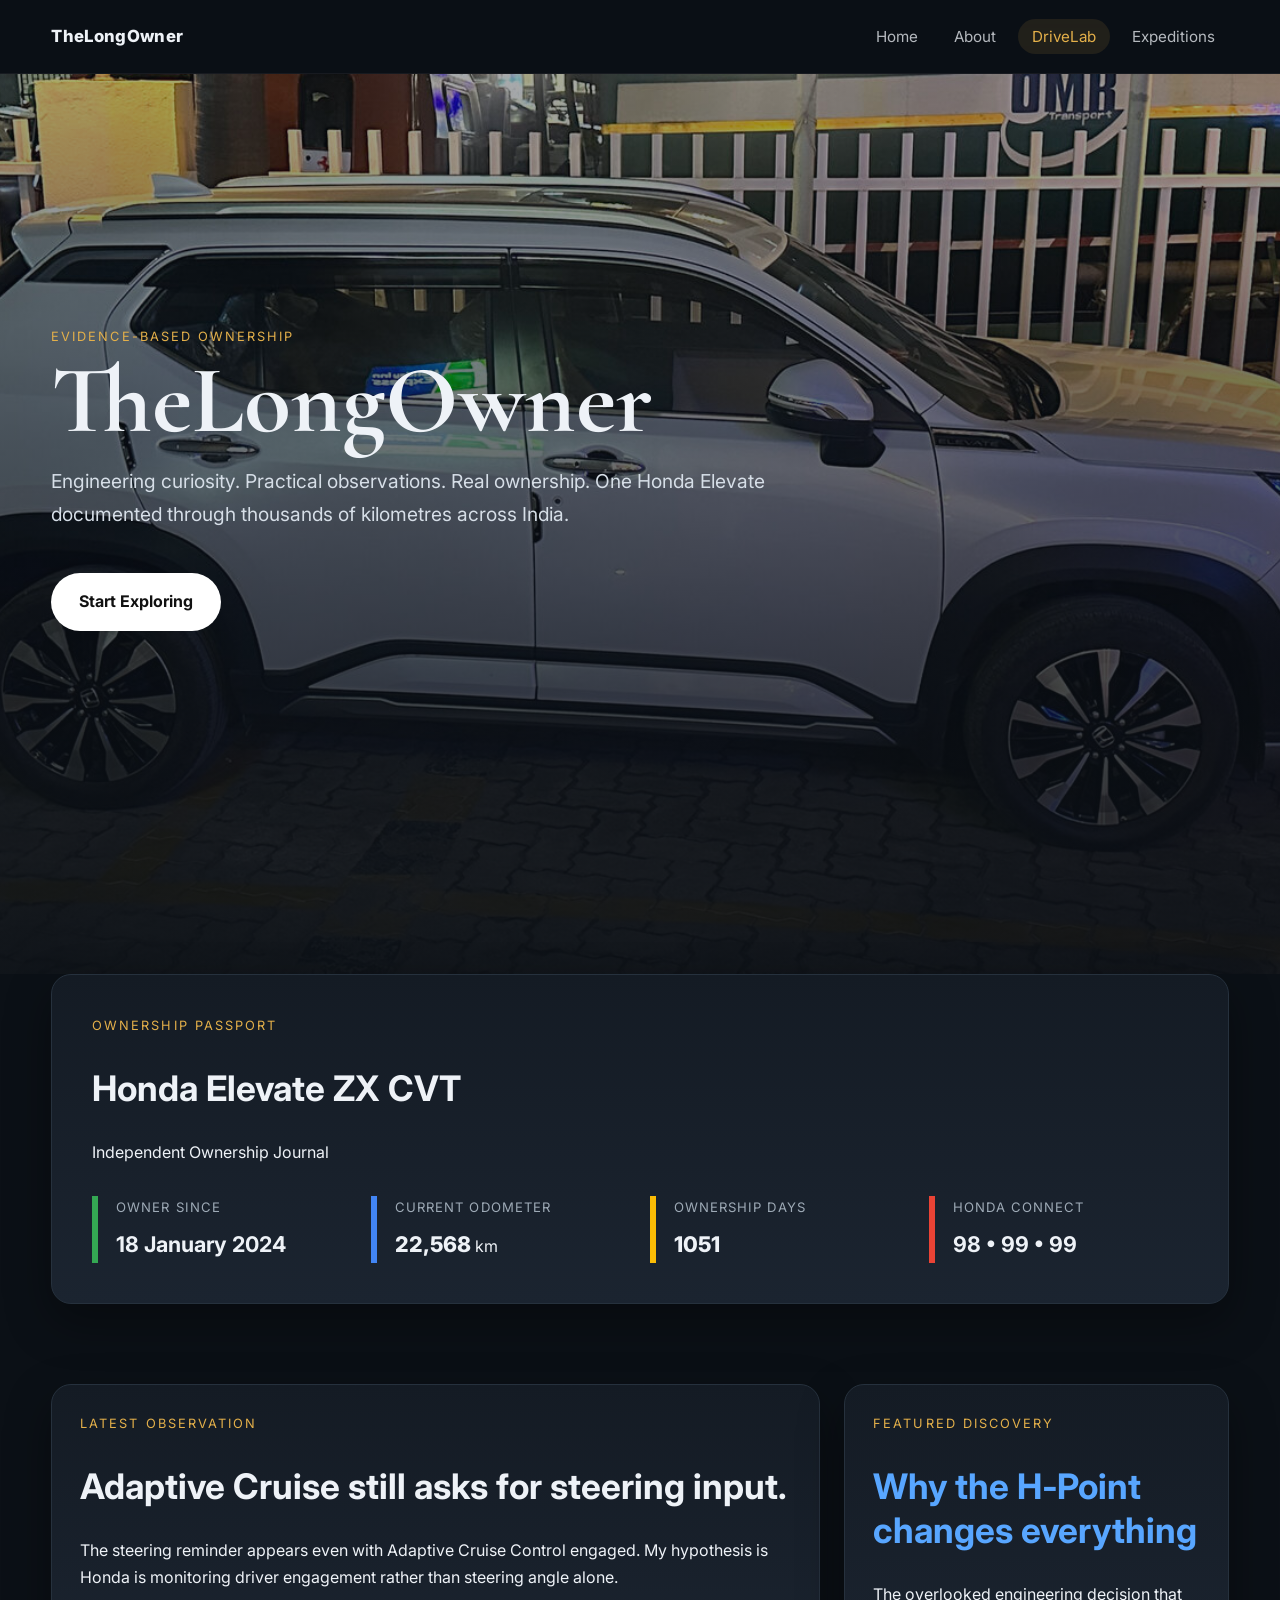
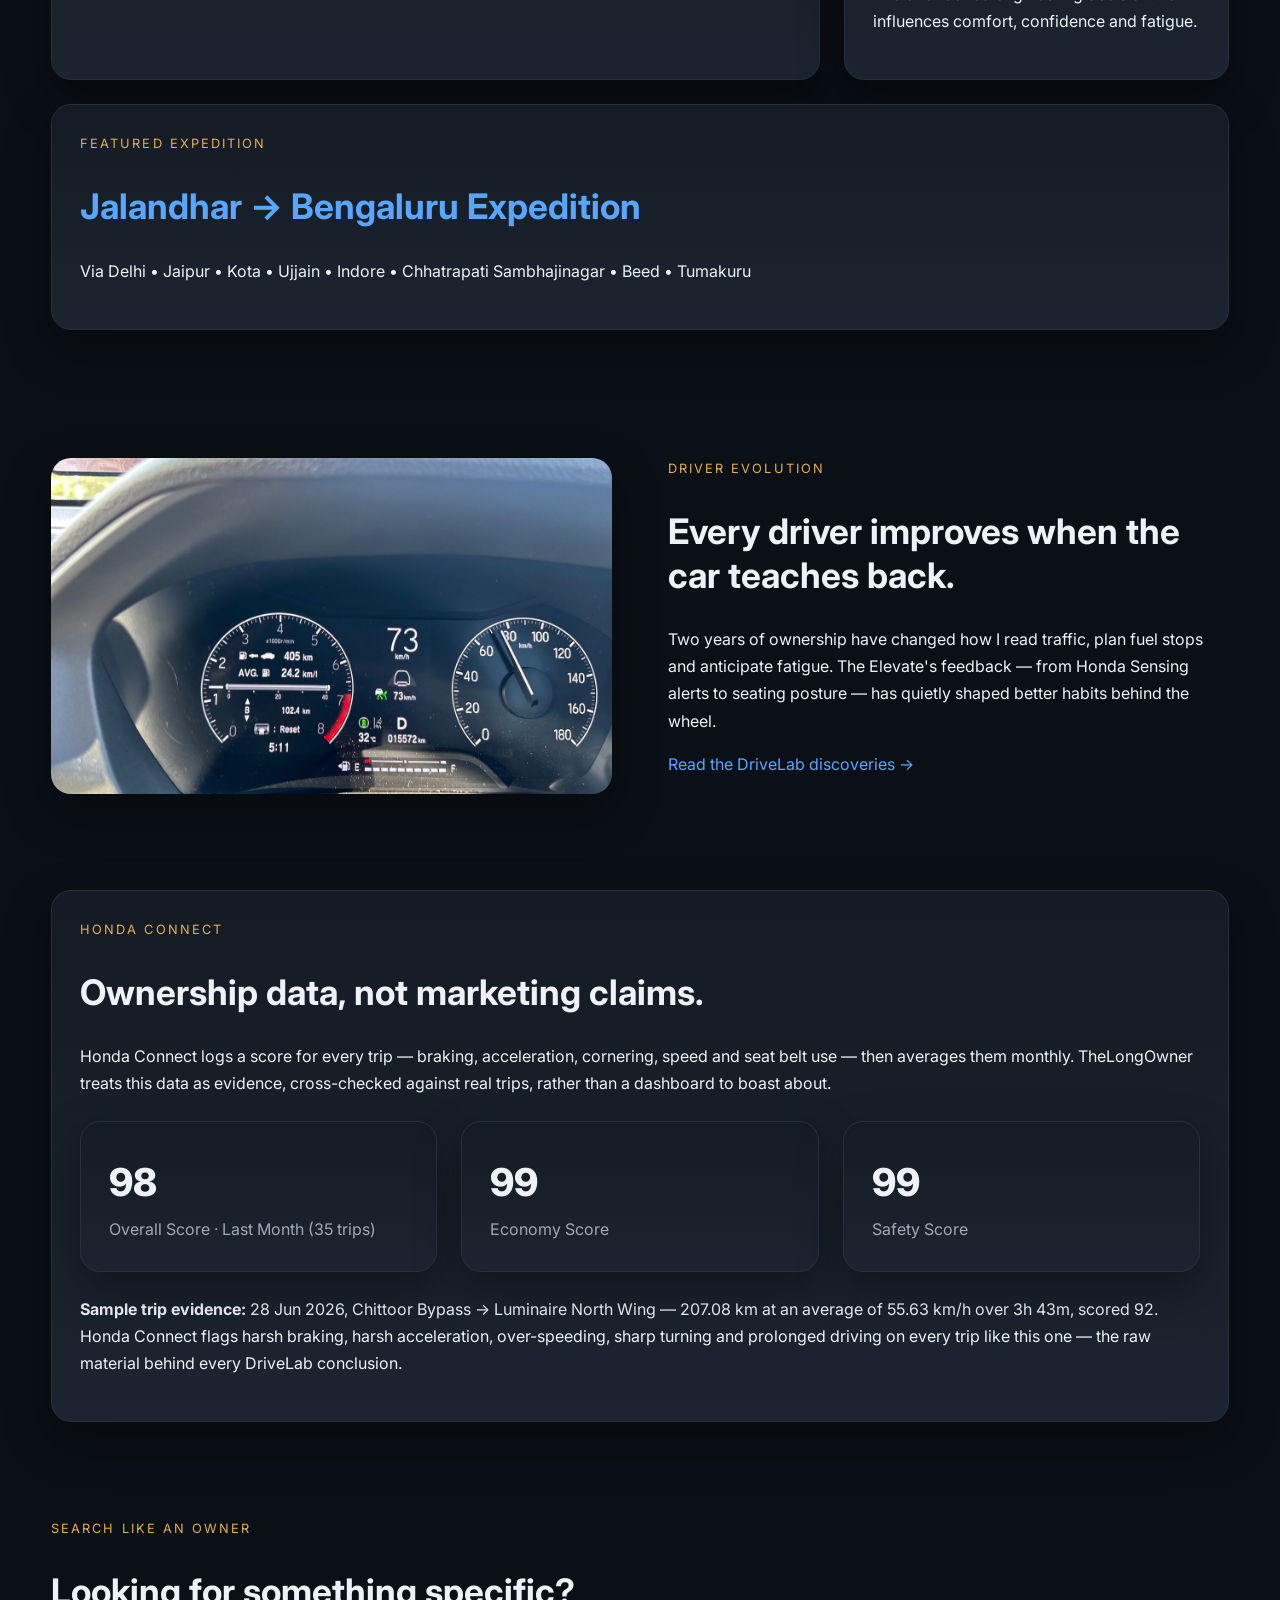
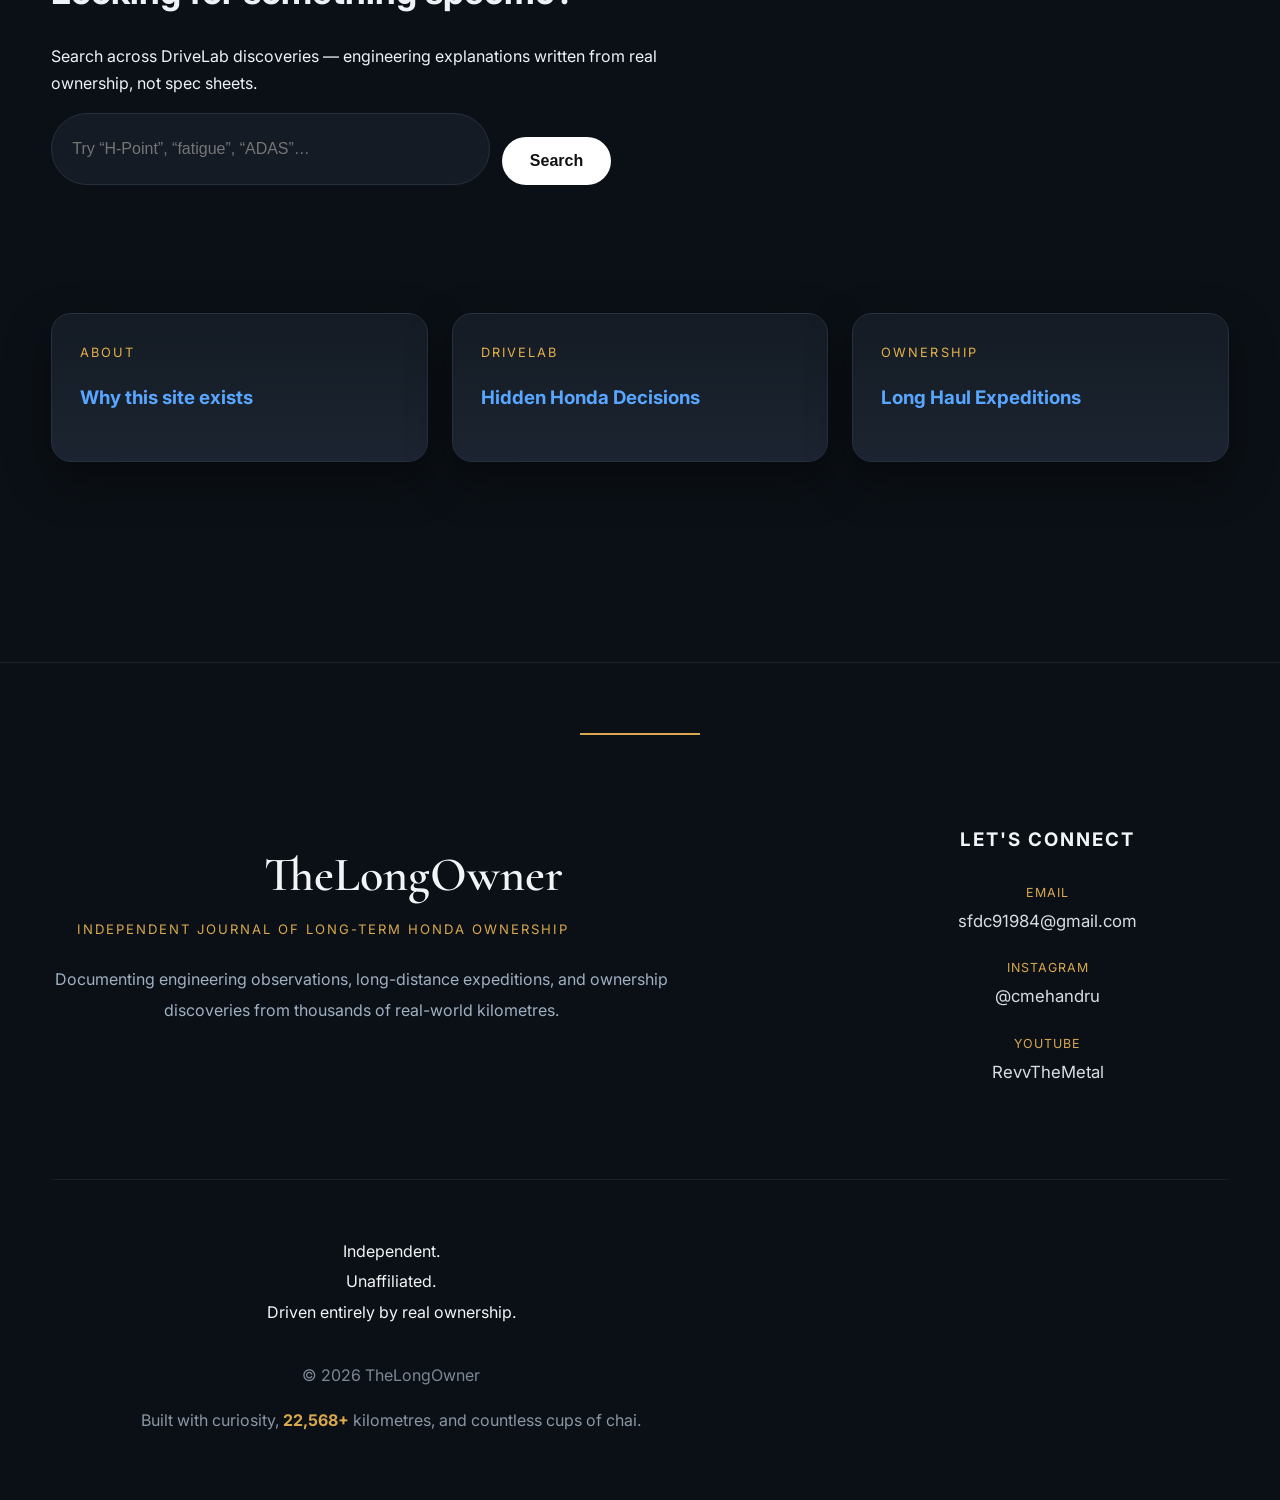
<file: index.html>
<!DOCTYPE html>
<html lang="en">
<head>
<meta charset="utf-8">
<meta name="viewport" content="width=device-width,initial-scale=1">
<title>TheLongOwner — Independent Honda Elevate Ownership Journal</title>
<meta name="description" content="TheLongOwner is an independent ownership journal documenting one Honda Elevate over years of real driving — engineering curiosity, practical observations, real ownership.">
<meta property="og:title" content="TheLongOwner — Independent Honda Elevate Ownership Journal">
<meta property="og:description" content="Engineering curiosity. Real ownership. Practical observations. One Honda Elevate documented through thousands of kilometres.">
<meta property="og:type" content="website">
<meta property="og:image" content="assets/images/about/delivery-side-profile.jpg">
<meta name="twitter:card" content="summary_large_image">
<link rel="icon" href="data:,">
<link rel="preconnect" href="https://fonts.googleapis.com">
<link href="https://fonts.googleapis.com/css2?family=Inter:wght@300;400;600;700;800&family=Cormorant+Garamond:wght@600&display=swap" rel="stylesheet">
<link rel="stylesheet" href="style.css">

  <!-- Google tag (gtag.js) -->
<script async src="https://www.googletagmanager.com/gtag/js?id=G-5CTWPSYTD6"></script>
<script>
  window.dataLayer = window.dataLayer || [];
  function gtag(){dataLayer.push(arguments);}
  gtag('js', new Date());

  gtag('config', 'G-5CTWPSYTD6');
</script>
  
</head>
<body>

<a class="skip-link" href="#main">Skip to content</a>

<div id="site-header"></div>

<header class="hero hero--tall" style="background:
linear-gradient(rgba(11,16,22,.35),rgba(11,16,22,.94)),
url('assets/images/about/delivery-side-profile.jpg') center/cover;">
<div class="container">
<div class="eyebrow">Evidence-Based Ownership</div>
<h1>TheLongOwner</h1>
<p>Engineering curiosity. Practical observations. Real ownership. One Honda Elevate documented through thousands of kilometres across India.</p>
<a class="button" href="discoveries.html">Start Exploring</a>
</div>
</header>

<main id="main">

<section class="container">
<div class="card ownership-passport">
<div class="passport-header"><div><div class="eyebrow">Ownership Passport</div><h2>Honda Elevate ZX CVT</h2><p>Independent Ownership Journal</p></div></div>
<div class="passport-grid">
<div class="passport-item passport-green"><span class="passport-label">Owner Since</span><strong>18 January 2024</strong></div>
<div class="passport-item passport-blue"><span class="passport-label">Current Odometer</span><strong class="value">22,568</strong> km</div>
<div class="passport-item passport-yellow"><span class="passport-label">Ownership Days</span><strong class="value" data-ownership-day>0</strong></div>
<div class="passport-item passport-red"><span class="passport-label">Honda Connect</span><strong>98 • 99 • 99</strong></div>
</div></div></section>

<section class="section container">
<div class="grid-2">
<div class="card">
<div class="eyebrow">Latest Observation</div>
<h2>Adaptive Cruise still asks for steering input.</h2>
<p>The steering reminder appears even with Adaptive Cruise Control engaged. My hypothesis is Honda is monitoring driver engagement rather than steering angle alone.</p>
</div>

<div class="card">
<div class="eyebrow">Featured Discovery</div>
<h2><a class="text-link" href="h-point.html">Why the H‑Point changes everything</a></h2>
<p>The overlooked engineering decision that influences comfort, confidence and fatigue.</p>
</div>
</div>

<div class="card" style="margin-top:24px">
<div class="eyebrow">Featured Expedition</div>
<h2><a class="text-link" href="long-haul.html">Jalandhar → Bengaluru Expedition</a></h2>
<p>Via Delhi • Jaipur • Kota • Ujjain • Indore • Chhatrapati Sambhajinagar • Beed • Tumakuru</p>
</div>
</section>

<section class="section container section--tight">
<div class="editorial">
<img src="assets/images/expedition-ecr/dashboard-day.jpg" alt="Honda Elevate instrument cluster showing 24.2 km per litre average fuel economy during the Coastal Run expedition" loading="lazy">
<div>
<div class="eyebrow">Driver Evolution</div>
<h2>Every driver improves when the car teaches back.</h2>
<p>Two years of ownership have changed how I read traffic, plan fuel stops and anticipate fatigue. The Elevate's feedback — from Honda Sensing alerts to seating posture — has quietly shaped better habits behind the wheel.</p>
<p><a class="text-link" href="discoveries.html">Read the DriveLab discoveries →</a></p>
</div>
</div>
</section>

<section class="section container section--tight">
<div class="card">
<div class="eyebrow">Honda Connect</div>
<h2>Ownership data, not marketing claims.</h2>
<p>Honda Connect logs a score for every trip — braking, acceleration, cornering, speed and seat belt use — then averages them monthly. TheLongOwner treats this data as evidence, cross-checked against real trips, rather than a dashboard to boast about.</p>
<div class="grid-3" style="margin-top:24px">
<div class="card"><div class="value">98</div><div class="label">Overall Score · Last Month (35 trips)</div></div>
<div class="card"><div class="value">99</div><div class="label">Economy Score</div></div>
<div class="card"><div class="value">99</div><div class="label">Safety Score</div></div>
</div>
<p style="margin-top:24px;">
<strong>Sample trip evidence:</strong> 28 Jun 2026, Chittoor Bypass → Luminaire North Wing — 207.08 km at an average of 55.63 km/h over 3h 43m, scored 92. Honda Connect flags harsh braking, harsh acceleration, over-speeding, sharp turning and prolonged driving on every trip like this one — the raw material behind every DriveLab conclusion.
</p>
</div>
</section>

<section class="section container section--tight">
<div class="eyebrow">Search Like an Owner</div>
<h2>Looking for something specific?</h2>
<p>Search across DriveLab discoveries — engineering explanations written from real ownership, not spec sheets.</p>
<form class="search-form" action="discoveries.html" method="get">
<label for="site-search" class="sr-only" style="position:absolute;left:-9999px;">Search discoveries</label>
<input type="search" id="site-search" name="q" placeholder="Try “H-Point”, “fatigue”, “ADAS”…">
<button class="button" type="submit">Search</button>
</form>
</section>

<section class="section container">
<div class="grid-3">
<div class="card"><div class="eyebrow">About</div><h3><a class="text-link" href="about.html">Why this site exists</a></h3></div>
<div class="card"><div class="eyebrow">DriveLab</div><h3><a class="text-link" href="discoveries.html">Hidden Honda Decisions</a></h3></div>
<div class="card"><div class="eyebrow">Ownership</div><h3><a class="text-link" href="long-haul.html">Long Haul Expeditions</a></h3></div>
</div>
</section>

</main>

<div id="site-footer"></div>
  
<script src="app.js"></script>
<script src="includes.js"></script>
  
</body>
</html>
</content>
</file>
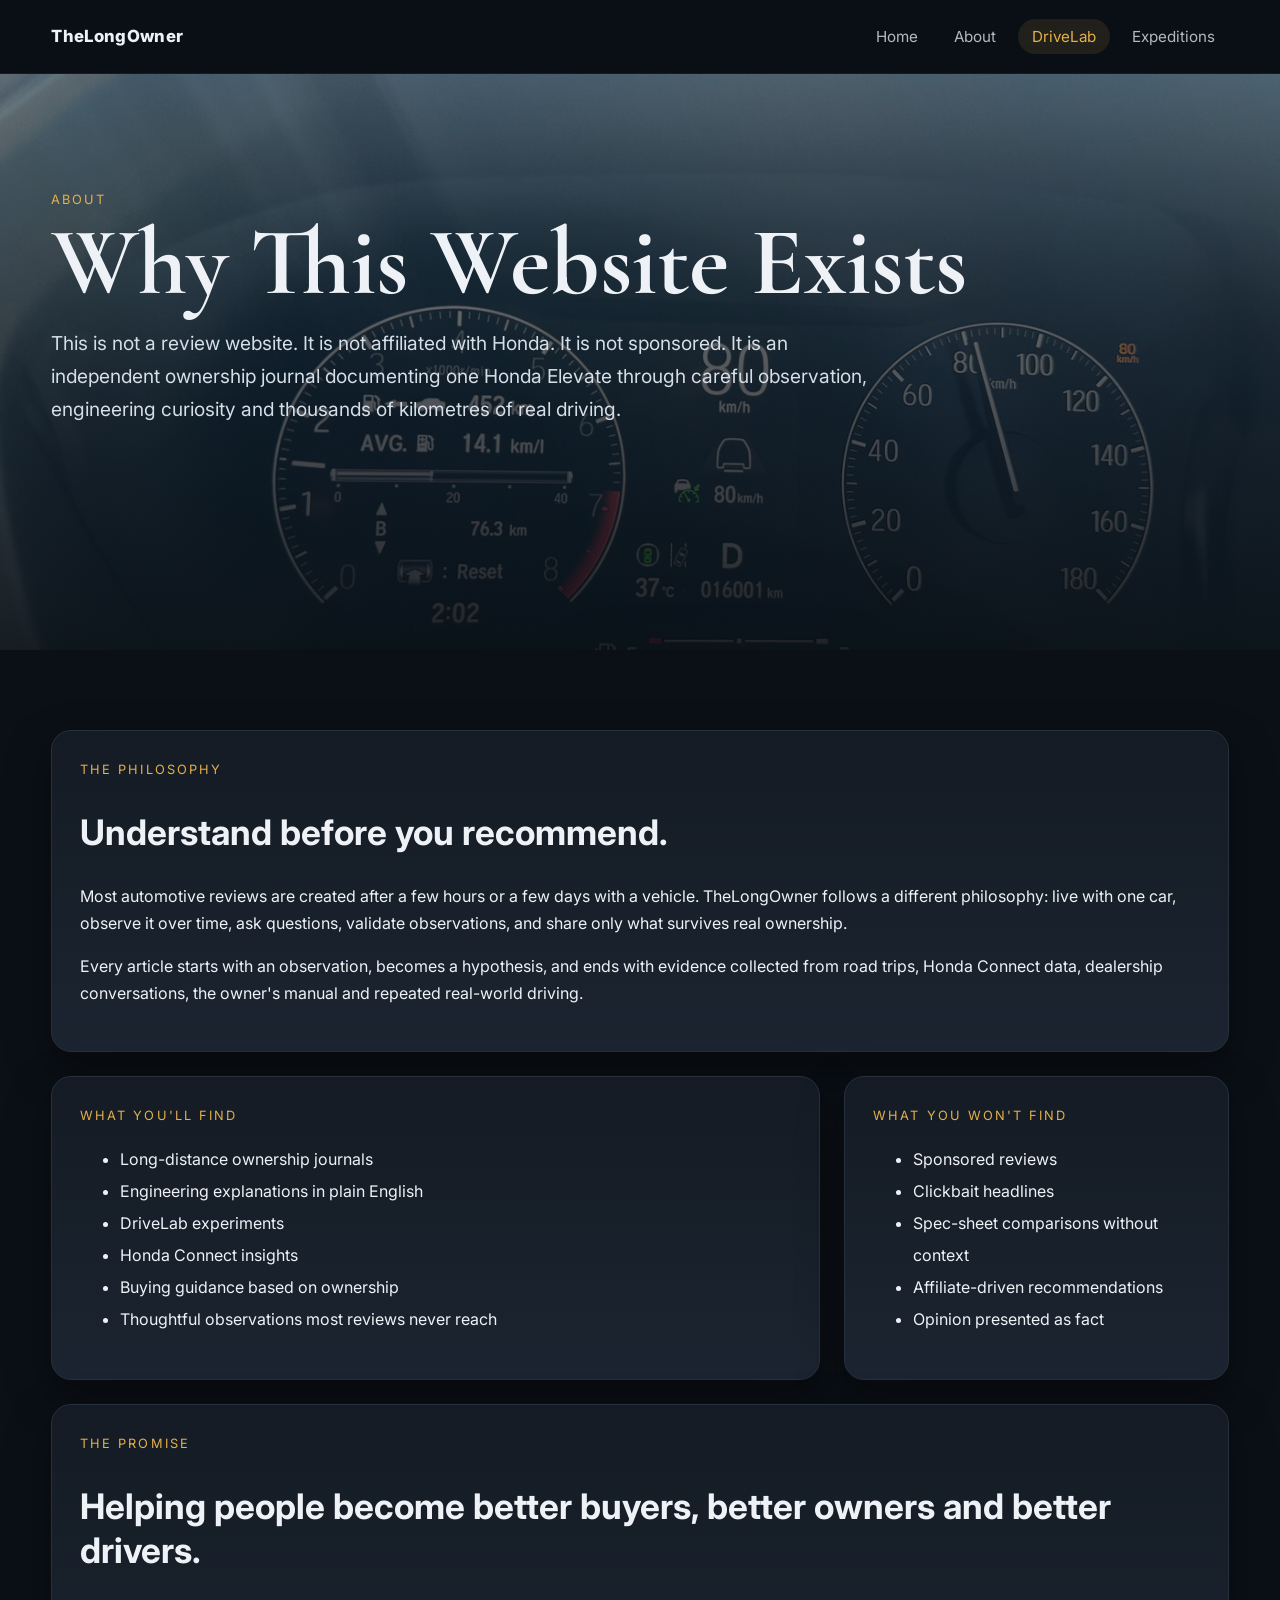
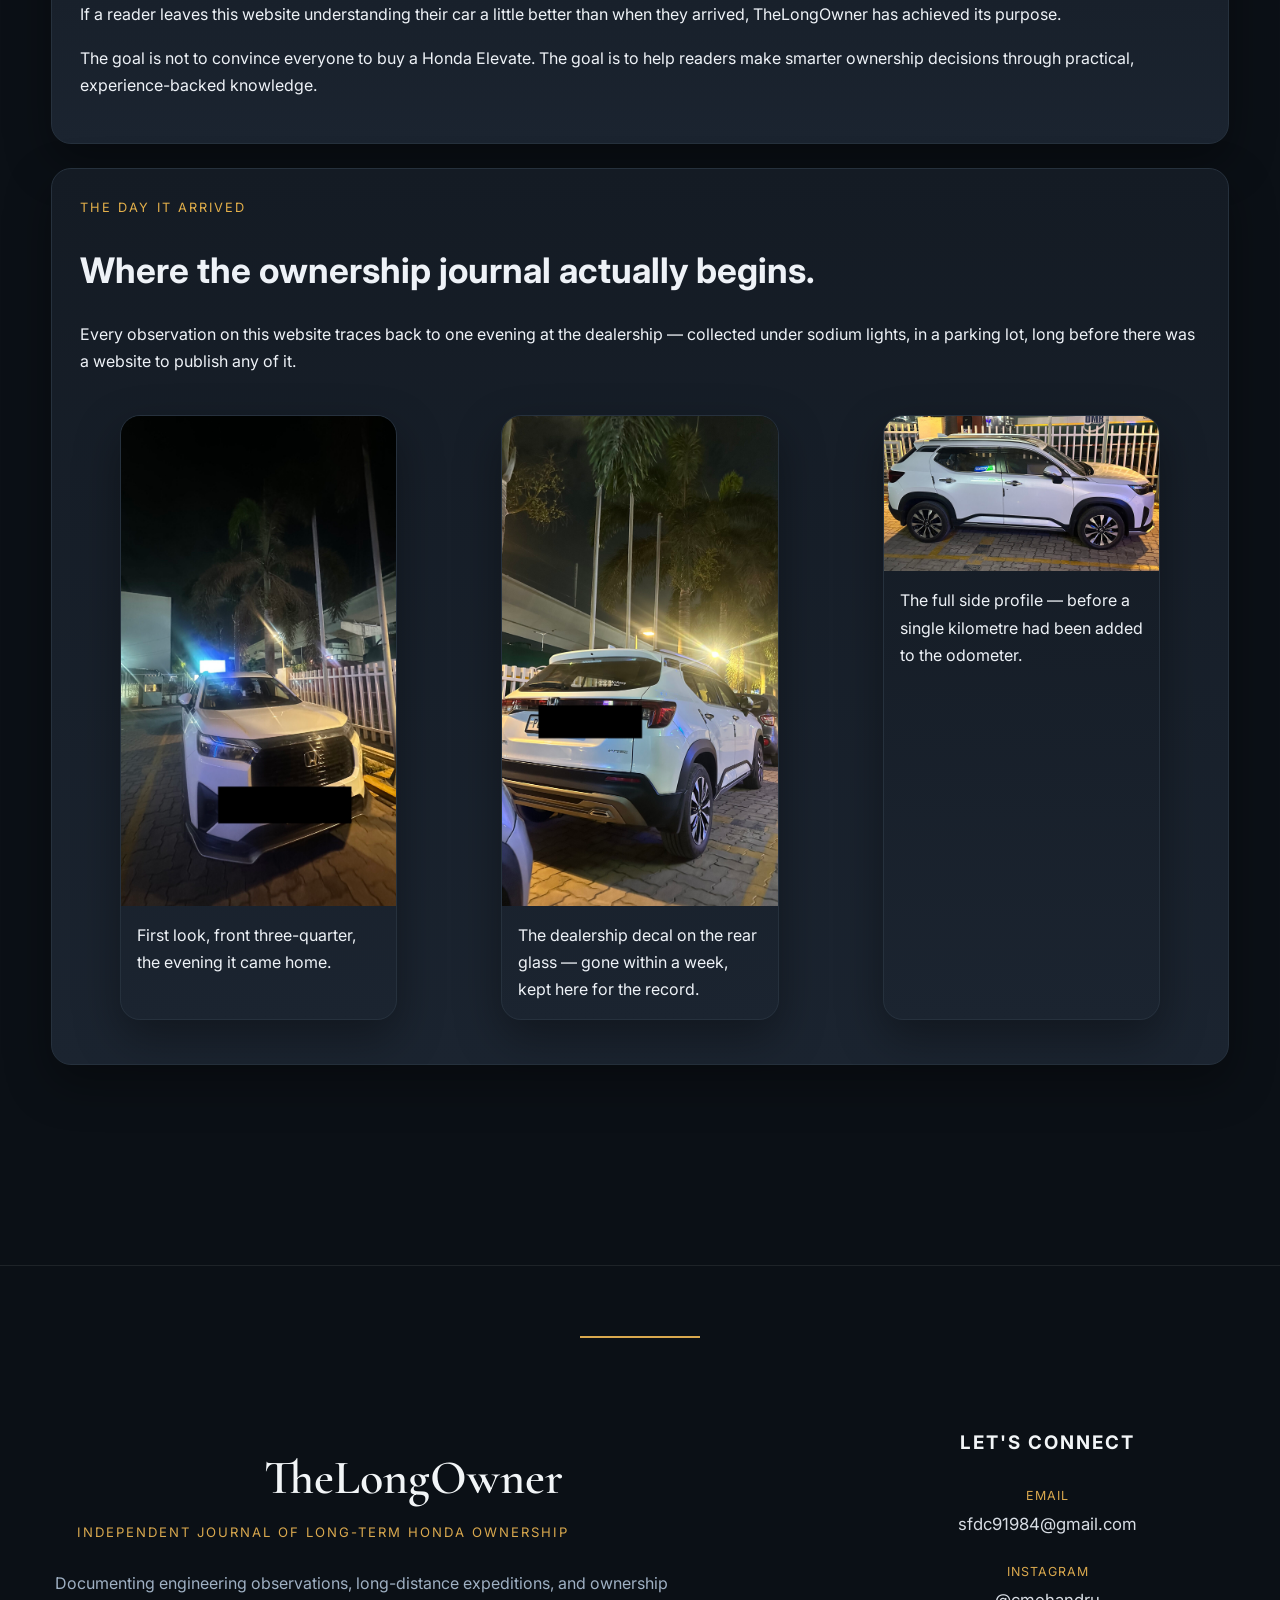
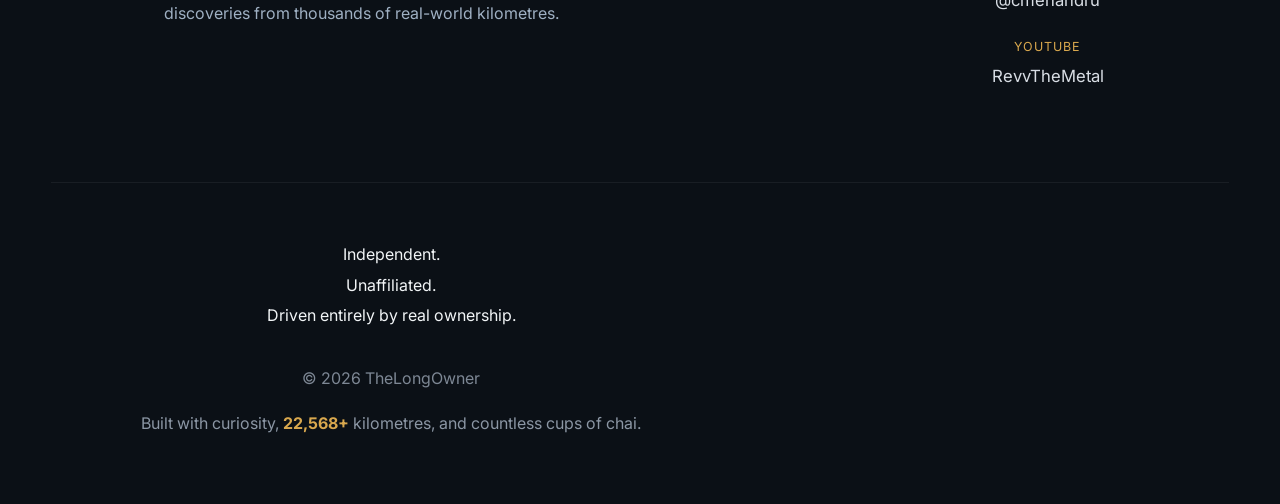
<file: about.html>
<!DOCTYPE html>
<html lang="en">
<head>
<meta charset="utf-8">
<meta name="viewport" content="width=device-width,initial-scale=1">
<title>About | TheLongOwner</title>
<meta name="description" content="TheLongOwner is an independent ownership journal — not a review site, not affiliated with Honda, not sponsored. Learn why it exists and what makes it different.">
<meta property="og:title" content="About | TheLongOwner">
<meta property="og:description" content="Understand before you recommend — the philosophy behind TheLongOwner's ownership journal.">
<meta property="og:type" content="website">
<meta property="og:image" content="assets/images/expedition/dashboard-cluster.jpg">
<meta name="twitter:card" content="summary_large_image">
<link rel="icon" href="data:,">
<link rel="preconnect" href="https://fonts.googleapis.com">
<link href="https://fonts.googleapis.com/css2?family=Inter:wght@300;400;600;700;800&family=Cormorant+Garamond:wght@600&display=swap" rel="stylesheet">
<link rel="stylesheet" href="style.css">

  <!-- Google tag (gtag.js) -->
<script async src="https://www.googletagmanager.com/gtag/js?id=G-5CTWPSYTD6"></script>
<script>
  window.dataLayer = window.dataLayer || [];
  function gtag(){dataLayer.push(arguments);}
  gtag('js', new Date());

  gtag('config', 'G-5CTWPSYTD6');
</script>
  
</head>

<body>

<a class="skip-link" href="#main">Skip to content</a>

<div id="site-header"></div>

<header class="hero hero--short" style="background:
linear-gradient(rgba(11,16,22,.45),rgba(11,16,22,.92)),
url('assets/images/expedition/dashboard-cluster.jpg') center/cover;">
<div class="container">
<div class="eyebrow">About</div>
<h1>Why This Website Exists</h1>
<p>
This is not a review website.
It is not affiliated with Honda.
It is not sponsored.
It is an independent ownership journal documenting one Honda Elevate through
careful observation, engineering curiosity and thousands of kilometres of real driving.
</p>
</div>
</header>

<main id="main">
<section class="section">
<div class="container">

<div class="card">
<div class="eyebrow">The Philosophy</div>

<h2>Understand before you recommend.</h2>

<p>
Most automotive reviews are created after a few hours or a few days with a vehicle.
TheLongOwner follows a different philosophy: live with one car, observe it over time,
ask questions, validate observations, and share only what survives real ownership.
</p>

<p>
Every article starts with an observation, becomes a hypothesis, and ends with evidence
collected from road trips, Honda Connect data, dealership conversations, the owner's
manual and repeated real-world driving.
</p>
</div>

<div class="grid-2" style="margin-top:24px;">

<div class="card">
<div class="eyebrow">What You'll Find</div>

<ul style="line-height:2;">
<li>Long-distance ownership journals</li>
<li>Engineering explanations in plain English</li>
<li>DriveLab experiments</li>
<li>Honda Connect insights</li>
<li>Buying guidance based on ownership</li>
<li>Thoughtful observations most reviews never reach</li>
</ul>

</div>

<div class="card">
<div class="eyebrow">What You Won't Find</div>

<ul style="line-height:2;">
<li>Sponsored reviews</li>
<li>Clickbait headlines</li>
<li>Spec-sheet comparisons without context</li>
<li>Affiliate-driven recommendations</li>
<li>Opinion presented as fact</li>
</ul>

</div>

</div>

<div class="card" style="margin-top:24px;">

<div class="eyebrow">The Promise</div>

<h2>Helping people become better buyers, better owners and better drivers.</h2>

<p>
If a reader leaves this website understanding their car a little better than when they
arrived, TheLongOwner has achieved its purpose.
</p>

<p>
The goal is not to convince everyone to buy a Honda Elevate.
The goal is to help readers make smarter ownership decisions through practical,
experience-backed knowledge.
</p>

</div>

<div class="card" style="margin-top:24px;">
<div class="eyebrow">The Day It Arrived</div>
<h2>Where the ownership journal actually begins.</h2>
<p>
Every observation on this website traces back to one evening at the dealership — collected
under sodium lights, in a parking lot, long before there was a website to publish any of it.
</p>
<div class="grid-3" style="margin-top:24px;">
<figure class="card" style="padding:0;overflow:hidden;">
<img src="assets/images/about/delivery-front.jpg" alt="Front three-quarter view of the white Honda Elevate parked at night after delivery, under a streetlight and palm trees" style="width:100%;display:block;">
<figcaption style="padding:16px;">First look, front three-quarter, the evening it came home.</figcaption>
</figure>
<figure class="card" style="padding:0;overflow:hidden;">
<img src="assets/images/about/delivery-rear.jpg" alt="Rear view of the Honda Elevate at night showing the dealership decal on the rear windscreen" style="width:100%;display:block;">
<figcaption style="padding:16px;">The dealership decal on the rear glass — gone within a week, kept here for the record.</figcaption>
</figure>
<figure class="card" style="padding:0;overflow:hidden;">
<img src="assets/images/about/delivery-side-profile.jpg" alt="Side profile of the Honda Elevate parked at night, doors and roofline visible" style="width:100%;display:block;">
<figcaption style="padding:16px;">The full side profile — before a single kilometre had been added to the odometer.</figcaption>
</figure>
</div>
</div>

</div>
</section>
</main>

<div id="site-footer"></div>

<script src="app.js"></script>
  <script src="includes.js"></script>

</body>
</html>
</content>
</file>
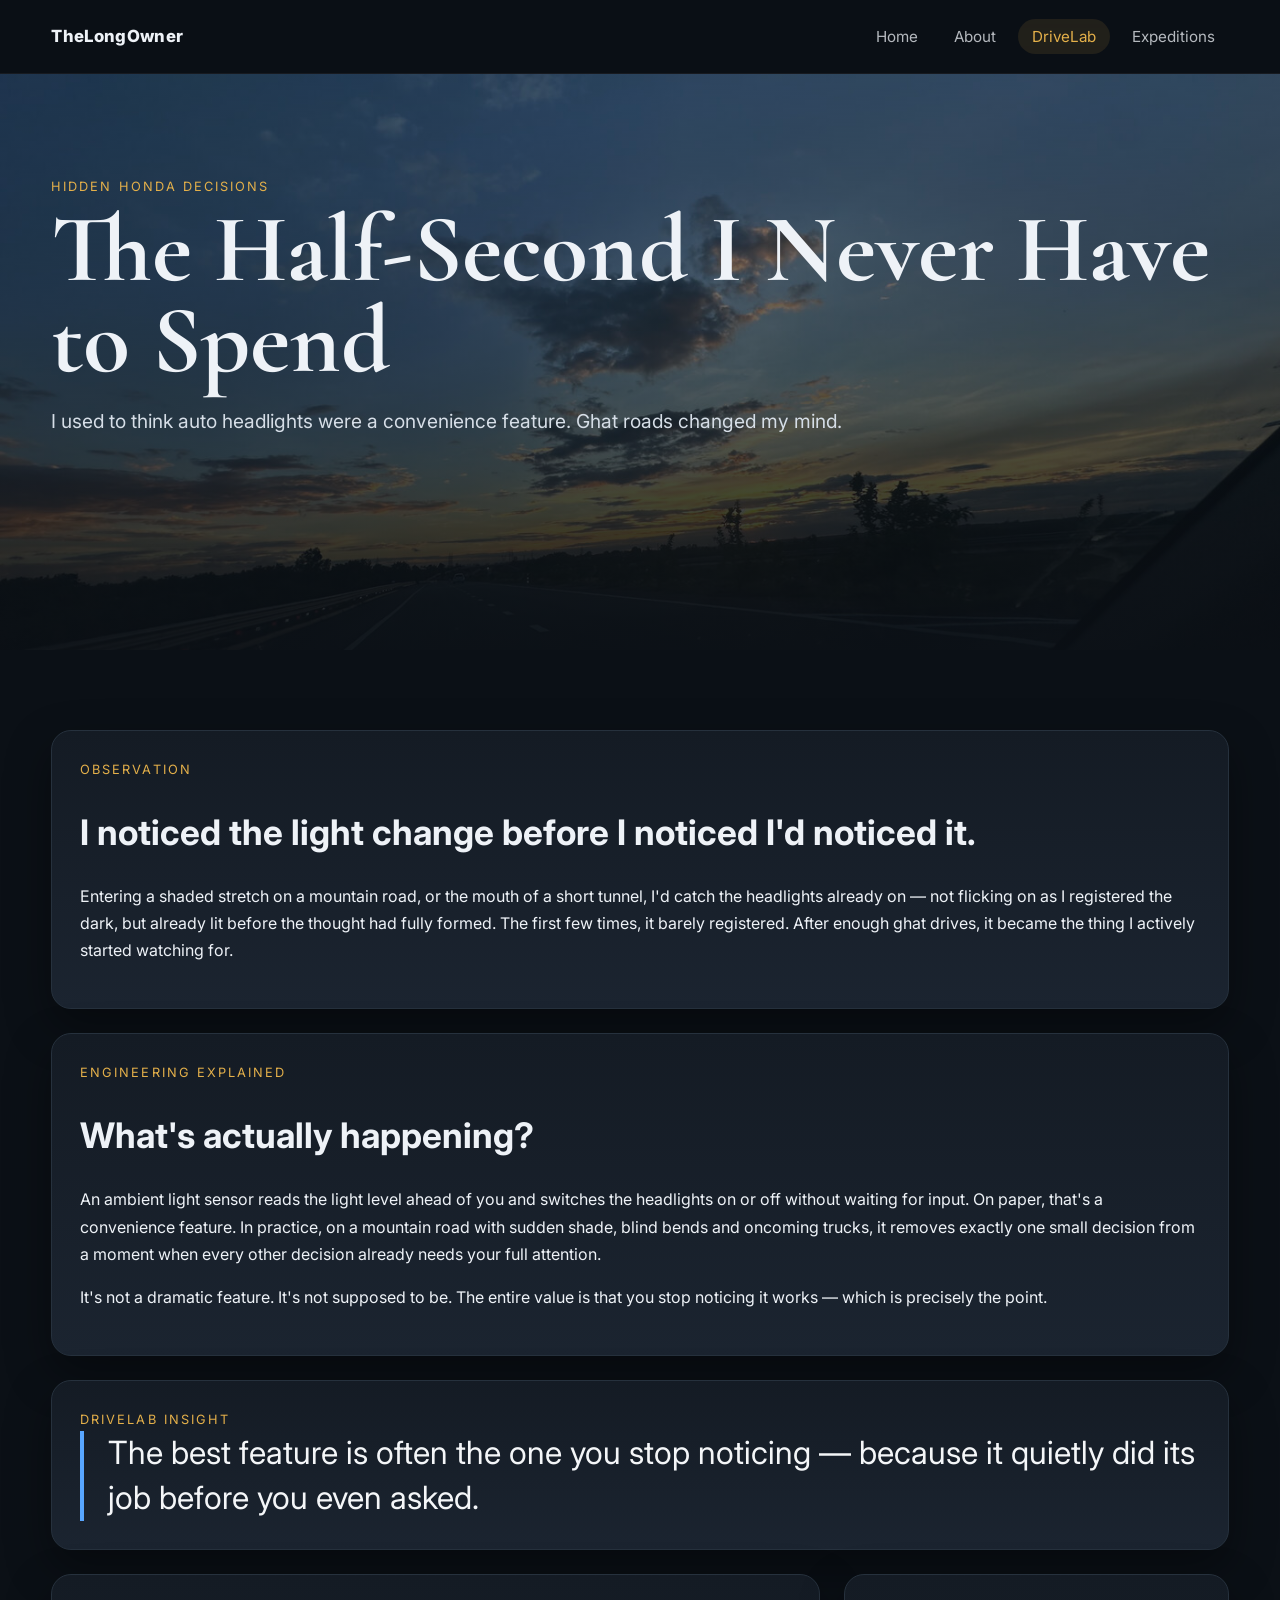
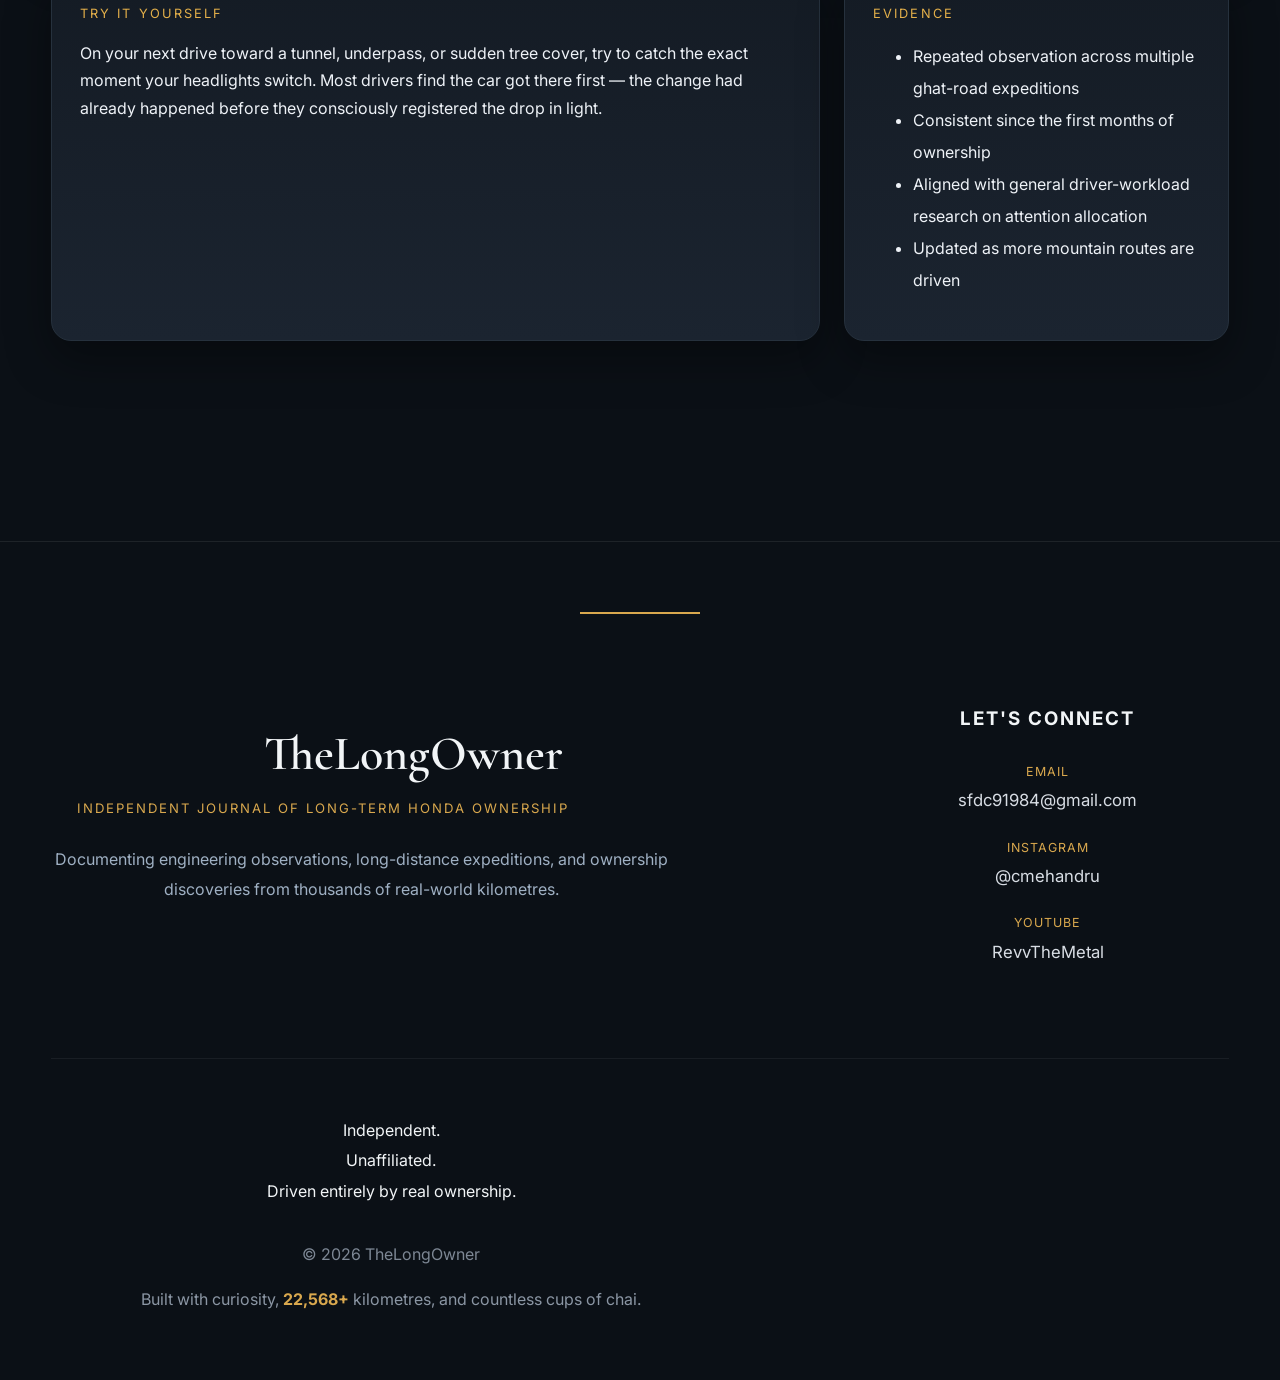
<file: auto-headlights.html>
<!DOCTYPE html>
<html lang="en">
<head>
<meta charset="utf-8">
<meta name="viewport" content="width=device-width,initial-scale=1">
<title>Auto Headlights | TheLongOwner</title>
<meta name="description" content="Why the Honda Elevate's auto headlights matter most on ghat roads and sudden shade — reducing driver workload without adding complexity.">
<meta property="og:title" content="Auto Headlights | TheLongOwner">
<meta property="og:description" content="The best feature is often the one you stop noticing, because it did its job before you asked.">
<meta property="og:type" content="article">
<meta property="og:image" content="assets/images/expedition/sunset-highway.jpg">
<meta name="twitter:card" content="summary_large_image">
<link rel="icon" href="data:,">
<link rel="preconnect" href="https://fonts.googleapis.com">
<link href="https://fonts.googleapis.com/css2?family=Inter:wght@300;400;600;700;800&family=Cormorant+Garamond:wght@600&display=swap" rel="stylesheet">
<link rel="stylesheet" href="style.css">

  <!-- Google tag (gtag.js) -->
<script async src="https://www.googletagmanager.com/gtag/js?id=G-5CTWPSYTD6"></script>
<script>
  window.dataLayer = window.dataLayer || [];
  function gtag(){dataLayer.push(arguments);}
  gtag('js', new Date());

  gtag('config', 'G-5CTWPSYTD6');
</script>
  
</head>
<body>

<a class="skip-link" href="#main">Skip to content</a>

<div id="site-header"></div>

<header class="hero hero--short" style="background:
linear-gradient(rgba(11,16,22,.42),rgba(11,16,22,.90)),
url('assets/images/expedition/sunset-highway.jpg') center/cover;">
<div class="container">
<div class="eyebrow">Hidden Honda Decisions</div>
<h1>The Half-Second I Never Have to Spend</h1>
<p>I used to think auto headlights were a convenience feature. Ghat roads changed my mind.</p>
</div>
</header>

<main id="main">
<section class="section">
<div class="container">

<div class="card">
<div class="eyebrow">Observation</div>
<h2>I noticed the light change before I noticed I'd noticed it.</h2>
<p>
Entering a shaded stretch on a mountain road, or the mouth of a short tunnel, I'd catch the
headlights already on — not flicking on as I registered the dark, but already lit before the
thought had fully formed. The first few times, it barely registered. After enough ghat drives,
it became the thing I actively started watching for.
</p>
</div>

<div class="card" style="margin-top:24px;">
<div class="eyebrow">Engineering Explained</div>
<h2>What's actually happening?</h2>
<p>
An ambient light sensor reads the light level ahead of you and switches the headlights on or
off without waiting for input. On paper, that's a convenience feature. In practice, on a
mountain road with sudden shade, blind bends and oncoming trucks, it removes exactly one
small decision from a moment when every other decision already needs your full attention.
</p>
<p>
It's not a dramatic feature. It's not supposed to be. The entire value is that you stop
noticing it works — which is precisely the point.
</p>
</div>

<div class="card" style="margin-top:24px;">
<div class="eyebrow">DriveLab Insight</div>
<blockquote style="font-size:2rem;line-height:1.4;border-left:4px solid #58a6ff;padding-left:24px;margin:0;">
The best feature is often the one you stop noticing —
because it quietly did its job before you even asked.
</blockquote>
</div>

<div class="grid-2" style="margin-top:24px;">

<div class="card">
<div class="eyebrow">Try It Yourself</div>
<p>
On your next drive toward a tunnel, underpass, or sudden tree cover, try to catch the exact
moment your headlights switch. Most drivers find the car got there first — the change had
already happened before they consciously registered the drop in light.
</p>
</div>

<div class="card">
<div class="eyebrow">Evidence</div>
<ul style="line-height:2;">
<li>Repeated observation across multiple ghat-road expeditions</li>
<li>Consistent since the first months of ownership</li>
<li>Aligned with general driver-workload research on attention allocation</li>
<li>Updated as more mountain routes are driven</li>
</ul>
</div>

</div>

</div>
</section>
</main>

<div id="site-footer"></div>

<script src="app.js"></script>
<script src="includes.js"></script>

</body>
</html>
</file>
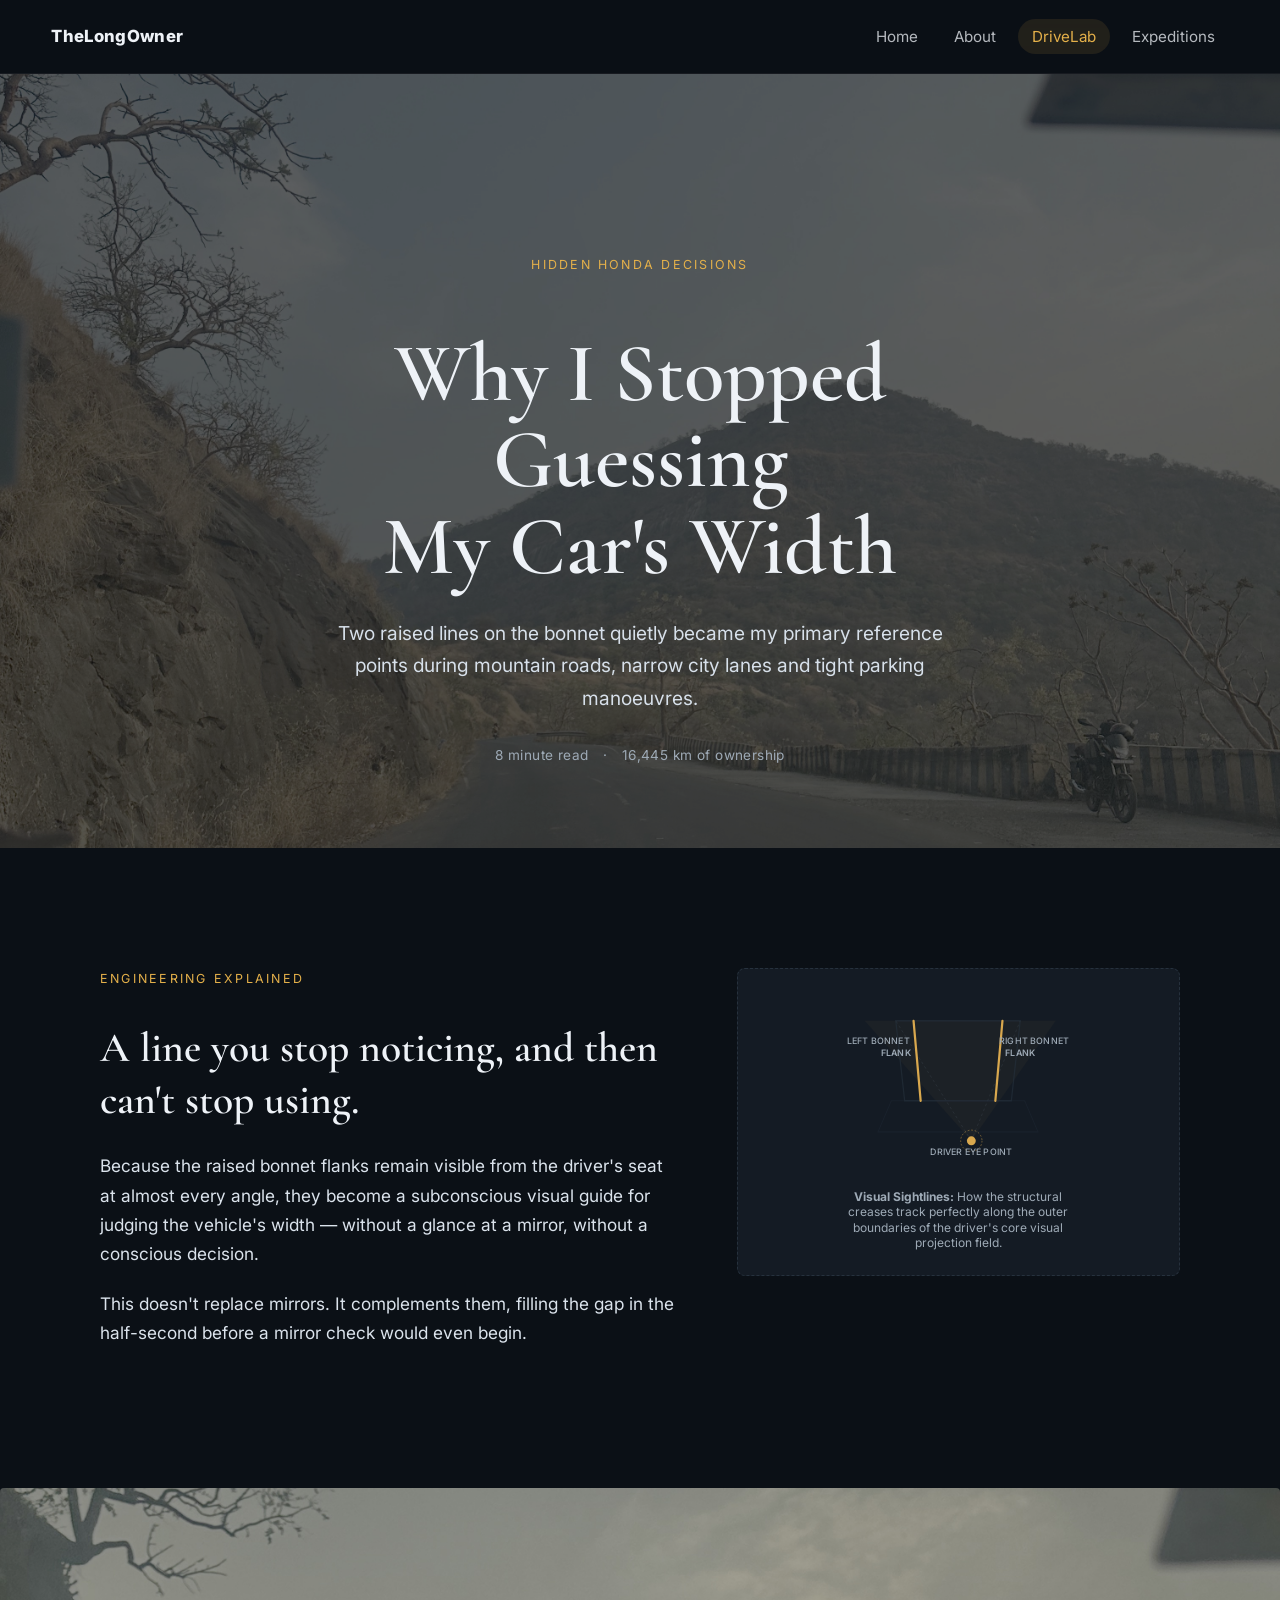
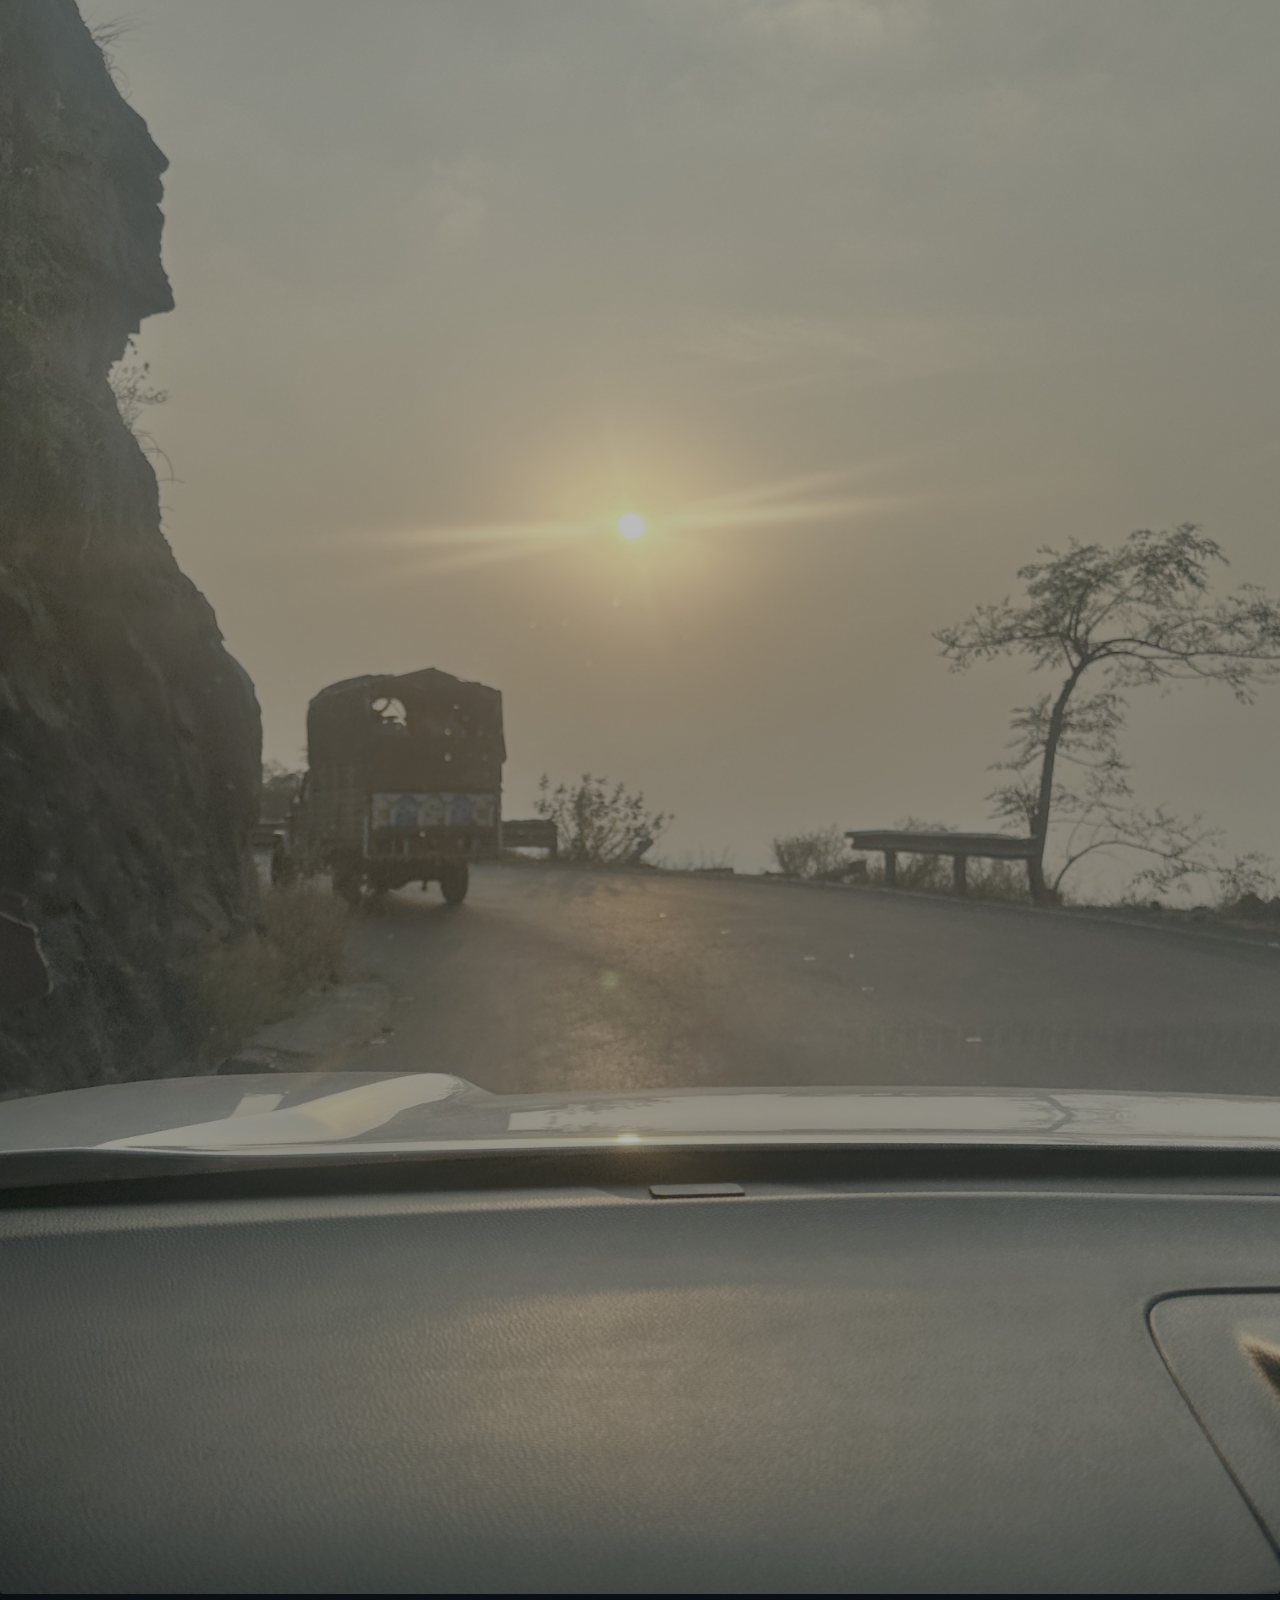
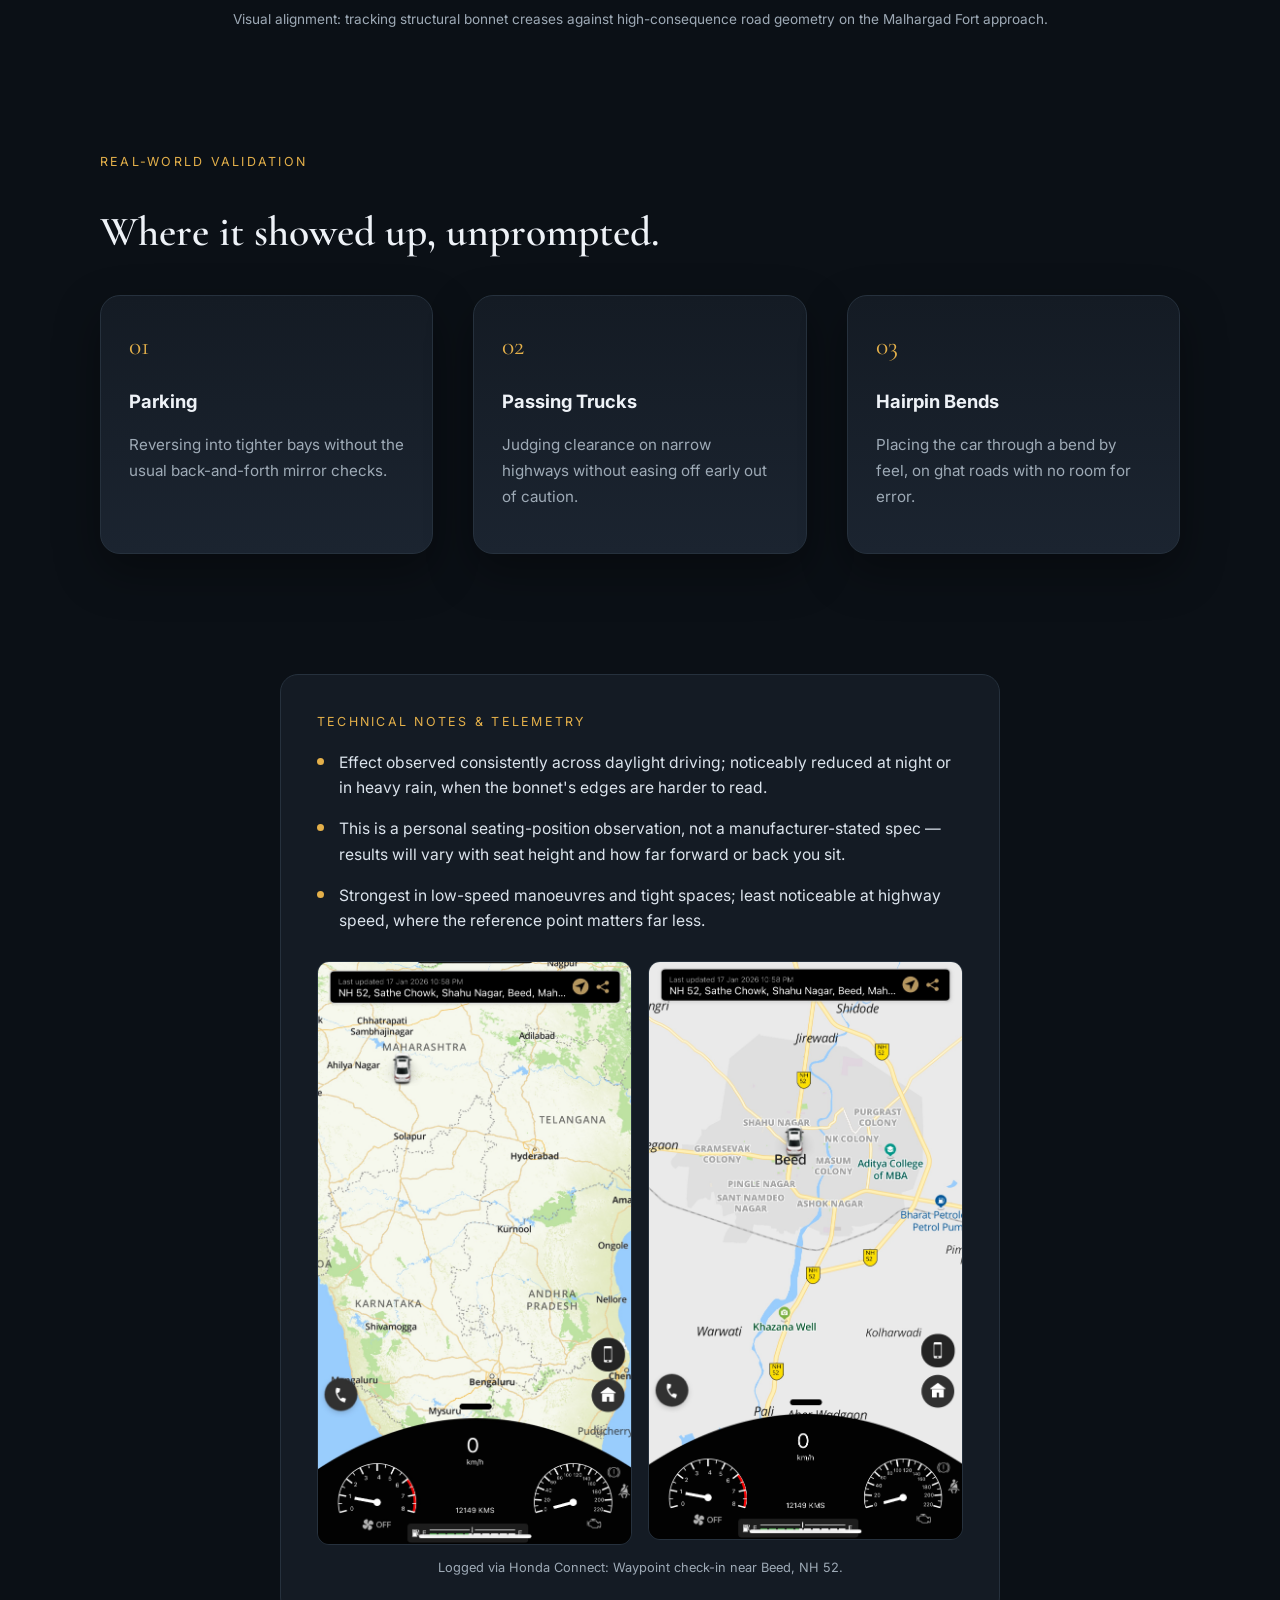
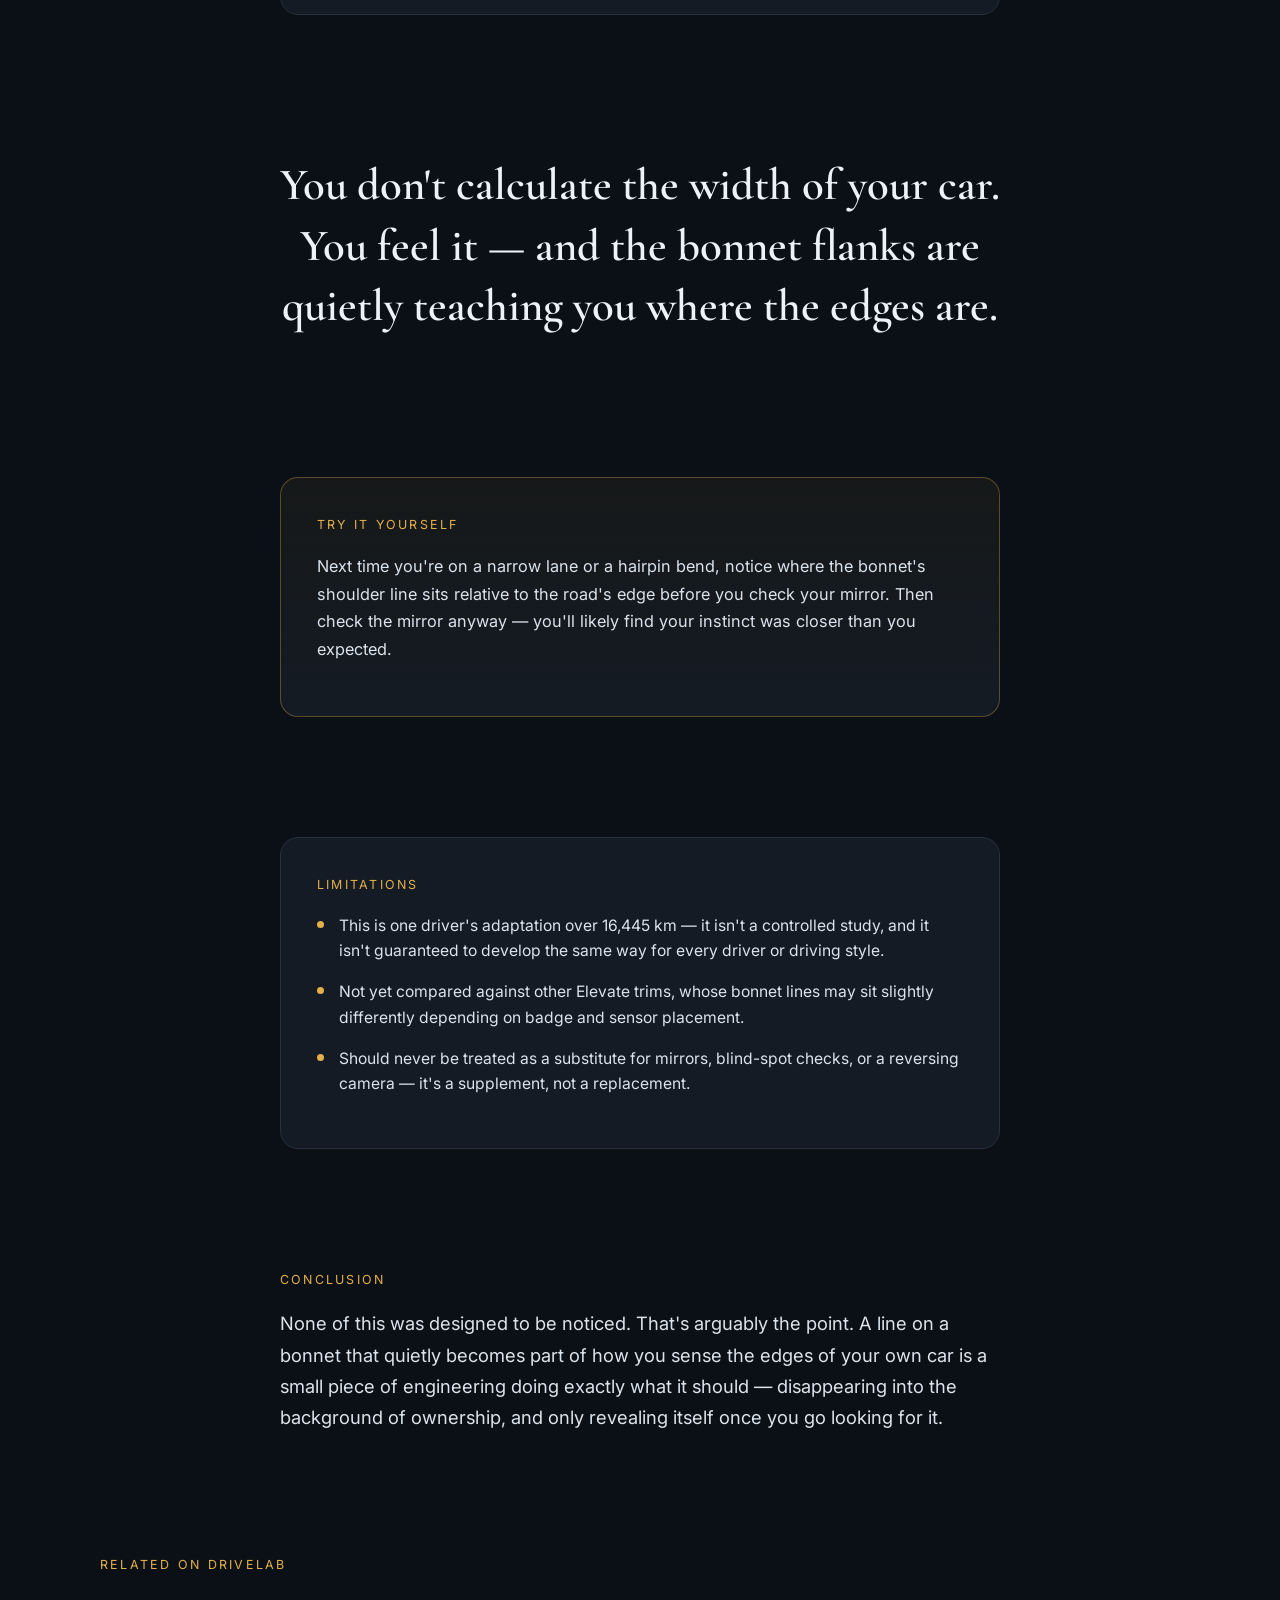
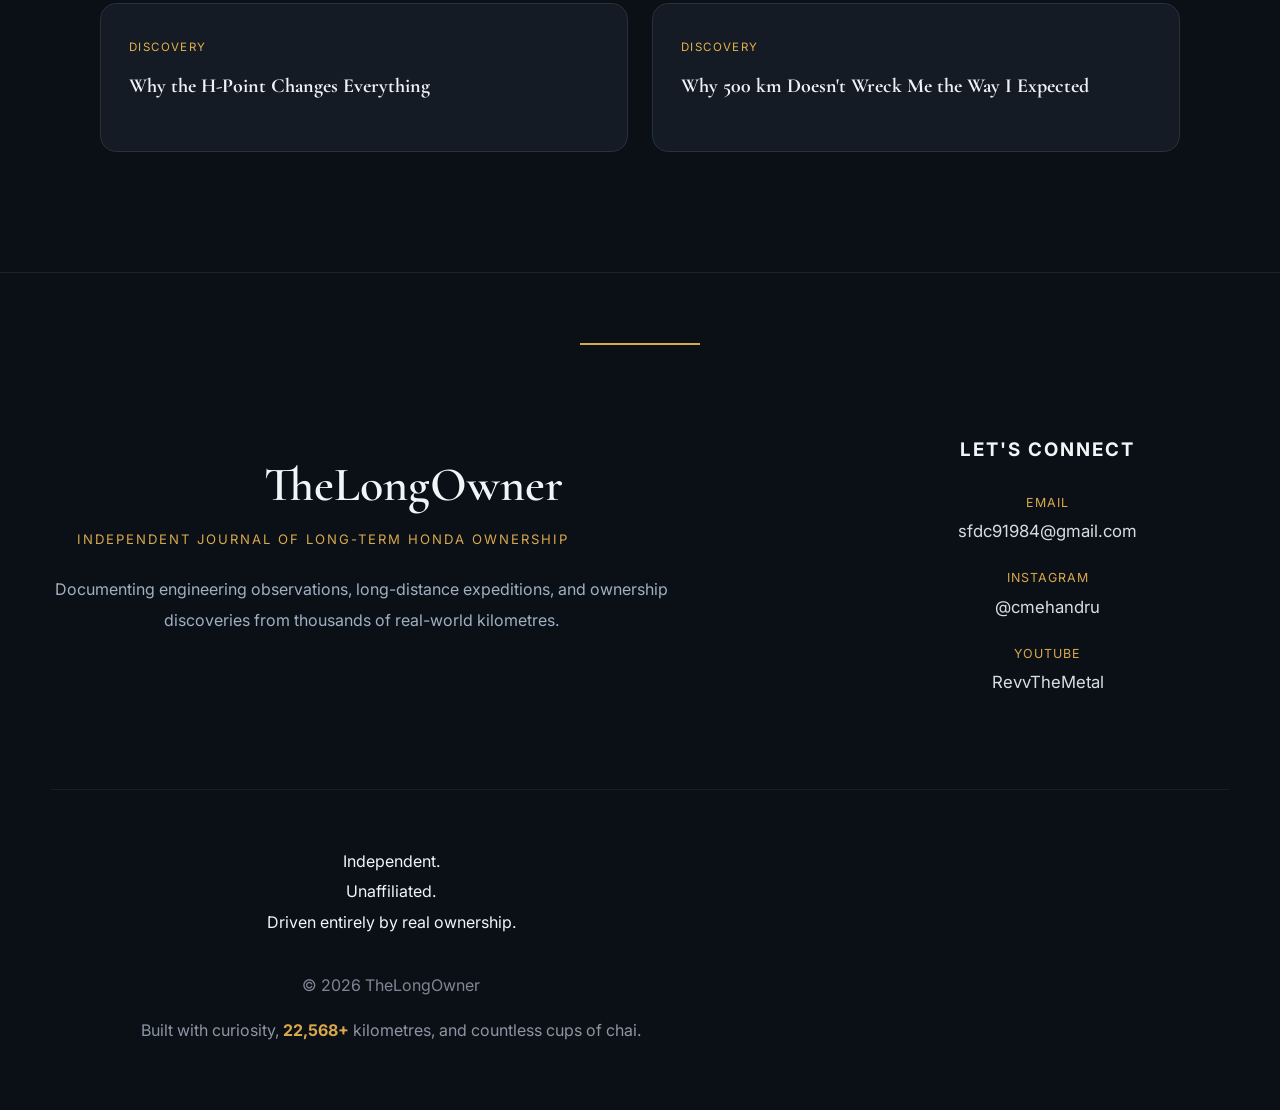
<file: bonnet-flanks.html>
<!DOCTYPE html>
<html lang="en">
<head>
<meta charset="utf-8">
<meta name="viewport" content="width=device-width,initial-scale=1">
<title>Why I Stopped Guessing My Car's Width | TheLongOwner</title>
<meta name="description" content="Two raised lines on the bonnet quietly became my primary reference points during mountain roads, narrow city lanes and tight parking manoeuvres — an engineering observation from long-term Honda Elevate ownership.">
<meta property="og:title" content="Why I Stopped Guessing My Car's Width | TheLongOwner">
<meta property="og:description" content="An engineering observation from 16,445 km of Honda Elevate ownership.">
<meta property="og:type" content="article">
<meta property="og:image" content="assets/images/discoveries/malhargad-fort-ghat-road.jpg">
<meta name="twitter:card" content="summary_large_image">
<link rel="icon" href="data:,">
<link rel="preconnect" href="https://fonts.googleapis.com">
<link href="https://fonts.googleapis.com/css2?family=Inter:wght@300;400;500;600;700&family=Cormorant+Garamond:wght@500;600;700&display=swap" rel="stylesheet">
<link rel="stylesheet" href="style.css">
<style>
    :root {
        --surface: var(--panel);
        --line: var(--border);
    }
</style>

<!-- Google tag (gtag.js) -->
<script async src="https://www.googletagmanager.com/gtag/js?id=G-5CTWPSYTD6"></script>
<script>
  window.dataLayer = window.dataLayer || [];
  function gtag(){dataLayer.push(arguments);}
  gtag('js', new Date());

  gtag('config', 'G-5CTWPSYTD6');
</script>
    
</head>
<body class="ed-body">

<a class="skip-link" href="#main">Skip to content</a>

<div class="ed-progress" id="ed-progress"></div>

<div id="site-header"></div>

<main id="main" class="ed-main">

<header class="ed-hero">
<div class="ed-hero-media" style="background-image:url('assets/images/discoveries/malhargad-fort-ghat-road.jpg');"></div>
<div class="ed-hero-text">
<div class="ed-eyebrow">Hidden Honda Decisions</div>
<h1 class="ed-title">Why I Stopped Guessing<br>My Car's Width</h1>
<p class="ed-subtitle">Two raised lines on the bonnet quietly became my primary reference points during mountain roads, narrow city lanes and tight parking manoeuvres.</p>
<div class="ed-meta">
<span>8 minute read</span>
<span class="ed-meta-dot">·</span>
<span>16,445 km of ownership</span>
</div>
</div>
</header>

<section class="ed-section ed-explain">
<div class="ed-explain-text">
<div class="ed-eyebrow">Engineering Explained</div>
<h2 class="ed-h2">A line you stop noticing, and then can't stop using.</h2>
<p>Because the raised bonnet flanks remain visible from the driver's seat at almost every angle, they become a subconscious visual guide for judging the vehicle's width — without a glance at a mirror, without a conscious decision.</p>
<p>This doesn't replace mirrors. It complements them, filling the gap in the half-second before a mirror check would even begin.</p>
</div>
<div class="ed-diagram">
<div style="background: var(--surface); border: 1px dashed var(--line); border-radius: 8px; padding: 24px; display: flex; flex-direction: column; align-items: center; justify-content: center; width: 100%; height: 100%; min-height: 280px; box-sizing: border-box;">
    <!-- Inline Technical SVG Diagram with widened viewBox to prevent text clipping -->
    <svg width="100%" height="180" viewBox="0 0 360 180" fill="none" xmlns="http://www.w3.org/2000/svg" style="max-width: 320px;">
        <!-- Peripheral Vision Cone -->
        <path d="M195 155 L75 20 L290 20 Z" fill="rgba(217, 168, 78, 0.04)" />
        <path d="M195 155 L110 20 M195 155 L250 20" stroke="rgba(159, 176, 195, 0.10)" stroke-width="1" stroke-dasharray="3 3" />
        
        <!-- Car Bonnet Outline -->
        <path d="M110 20 L250 20 L240 110 L120 110 Z" stroke="var(--line)" stroke-width="1.5" fill="none" opacity="0.6"/>
        <!-- Windscreen -->
        <path d="M105 110 L255 110 L270 145 L90 145 Z" stroke="var(--line)" stroke-width="1.2" fill="none" opacity="0.3"/>
        
        <!-- Raised Bonnet Flanks / Creases -->
        <path d="M130 20 L138 110" stroke="#D9A84E" stroke-width="2.5" stroke-linecap="round" />
        <path d="M230 20 L222 110" stroke="#D9A84E" stroke-width="2.5" stroke-linecap="round" />
        
        <!-- Driver Position Anchor Point -->
        <circle cx="195" cy="155" r="5" fill="#D9A84E" />
        <circle cx="195" cy="155" r="12" stroke="#D9A84E" stroke-width="1" stroke-dasharray="2 2" opacity="0.5" />
        
        <!-- Diagram Labels with adjusted safe-zone coordinates -->
        <text x="195" y="171" fill="var(--muted)" font-size="10" font-family="Inter, sans-serif" font-weight="500" letter-spacing="0.2" text-anchor="middle" letter-spacing="0.5">DRIVER EYE POINT</text>

        <!-- LEFT LABEL -->
<text
    x="55"
    y="46"
    fill="var(--muted)"
    font-size="10"
    font-family="Inter, sans-serif"
    font-weight="500"
    letter-spacing="0.2"
    text-anchor="start">
    LEFT BONNET
</text>

<text
    x="110"
    y="60"
    fill="var(--muted)"
    font-size="10"
    font-family="Inter, sans-serif"
    font-weight="600"
    letter-spacing="0.2"
    text-anchor="middle">
    FLANK
</text>

      <!-- RIGHT LABEL -->
<text
    x="305"
    y="46"
    fill="var(--muted)"
    font-size="10"
    font-family="Inter, sans-serif"
    font-weight="500"
    letter-spacing="0.2"
    text-anchor="end">
    RIGHT BONNET
</text>

<text
    x="250"
    y="60"
    fill="var(--muted)"
    font-size="10"
    font-family="Inter, sans-serif"
    font-weight="600"
    letter-spacing="0.2"
    text-anchor="middle">
    FLANK
</text>   
</svg>
    
    <span style="font-size: 0.75rem; color: var(--muted); text-align: center; margin-top: 16px; font-family: Inter, sans-serif; display: block; max-width: 240px; line-height: 1.3;">
        <strong>Visual Sightlines:</strong> How the structural creases track perfectly along the outer boundaries of the driver's core visual projection field.
    </span>
</div>
</div></section>

<figure class="ed-photo-full">
<img src="assets/images/discoveries/malhargad-truck-bend.jpg" alt="Honda Elevate tracking on a narrow ghat bend" style="width: 100%; height: auto; display: block; border-radius: 4px;">
<figcaption>Visual alignment: tracking structural bonnet creases against high-consequence road geometry on the Malhargad Fort approach.</figcaption>
</figure>

<section class="ed-section ed-validation">
<div class="ed-eyebrow">Real-World Validation</div>
<h2 class="ed-h2">Where it showed up, unprompted.</h2>
<div class="ed-validation-grid">
<div class="card">
<span class="ed-val-num">01</span>
<h3>Parking</h3>
<p>Reversing into tighter bays without the usual back-and-forth mirror checks.</p>
</div>
<div class="card">
<span class="ed-val-num">02</span>
<h3>Passing Trucks</h3>
<p>Judging clearance on narrow highways without easing off early out of caution.</p>
</div>
<div class="card">
<span class="ed-val-num">03</span>
<h3>Hairpin Bends</h3>
<p>Placing the car through a bend by feel, on ghat roads with no room for error.</p>
</div>
</div>
</section>

<section class="ed-section ed-panel-wrap">
<div class="ed-panel">
<div class="ed-eyebrow">Technical Notes &amp; Telemetry</div>
<ul class="ed-panel-list">
<li>Effect observed consistently across daylight driving; noticeably reduced at night or in heavy rain, when the bonnet's edges are harder to read.</li>
<li>This is a personal seating-position observation, not a manufacturer-stated spec — results will vary with seat height and how far forward or back you sit.</li>
<li>Strongest in low-speed manoeuvres and tight spaces; least noticeable at highway speed, where the reference point matters far less.</li>
</ul>

<div style="display: grid; grid-template-columns: 1fr 1fr; gap: 16px; margin-top: 28px;">
    <img src="assets/images/discoveries/telemetry-map-wide.jpg" alt="Honda Connect Wide Map Telemetry" style="width: 100%; border-radius: 12px; border: 1px solid var(--border);">
    <img src="assets/images/discoveries/telemetry-map-close.jpg" alt="Honda Connect Close Map Telemetry" style="width: 100%; border-radius: 12px; border: 1px solid var(--border);">
</div>
<div style="text-align: center; color: var(--muted); font-size: 0.8rem; margin-top: 12px; font-family: Inter, sans-serif;">
    Logged via Honda Connect: Waypoint check-in near Beed, NH 52.
</div>
</div>
</section>

<section class="ed-quote-section">
<blockquote class="ed-quote">You don't calculate the width of your car.<br>You feel it — and the bonnet flanks are quietly teaching you where the edges are.</blockquote>
</section>

<section class="ed-section ed-panel-wrap">
<div class="ed-panel ed-panel-accent">
<div class="ed-eyebrow">Try It Yourself</div>
<p>Next time you're on a narrow lane or a hairpin bend, notice where the bonnet's shoulder line sits relative to the road's edge before you check your mirror. Then check the mirror anyway — you'll likely find your instinct was closer than you expected.</p>
</div>
</section>
    
<!-- ============ LIMITATIONS ============ -->
<section class="ed-section ed-panel-wrap">
<div class="ed-panel">
<div class="ed-eyebrow">Limitations</div>
<ul class="ed-panel-list">
<li>This is one driver's adaptation over 16,445 km — it isn't a controlled study, and it isn't guaranteed to develop the same way for every driver or driving style.</li>
<li>Not yet compared against other Elevate trims, whose bonnet lines may sit slightly differently depending on badge and sensor placement.</li>
<li>Should never be treated as a substitute for mirrors, blind-spot checks, or a reversing camera — it's a supplement, not a replacement.</li>
</ul>
</div>
</section>

<!-- ============ CONCLUSION ============ -->
<section class="ed-section ed-story">
<div class="ed-eyebrow">Conclusion</div>
<p>None of this was designed to be noticed. That's arguably the point. A line on a bonnet that quietly becomes part of how you sense the edges of your own car is a small piece of engineering doing exactly what it should — disappearing into the background of ownership, and only revealing itself once you go looking for it.</p>
</section>

<!-- ============ RELATED ============ -->
<section class="ed-section ed-related">
<div class="ed-eyebrow">Related on DriveLab</div>
<div class="ed-related-grid">
<a href="h-point.html" class="ed-related-link">
<span class="ed-related-tag">Discovery</span>
<h3>Why the H-Point Changes Everything</h3>
</a>
<a href="driver-fatigue.html" class="ed-related-link">
<span class="ed-related-tag">Discovery</span>
<h3>Why 500 km Doesn't Wreck Me the Way I Expected</h3>
</a>
</div>
</section>

</main>

    <div id="site-footer"></div>
<script src="app.js"></script>
<script src="includes.js"></script>
    
</body>
</html>
</file>
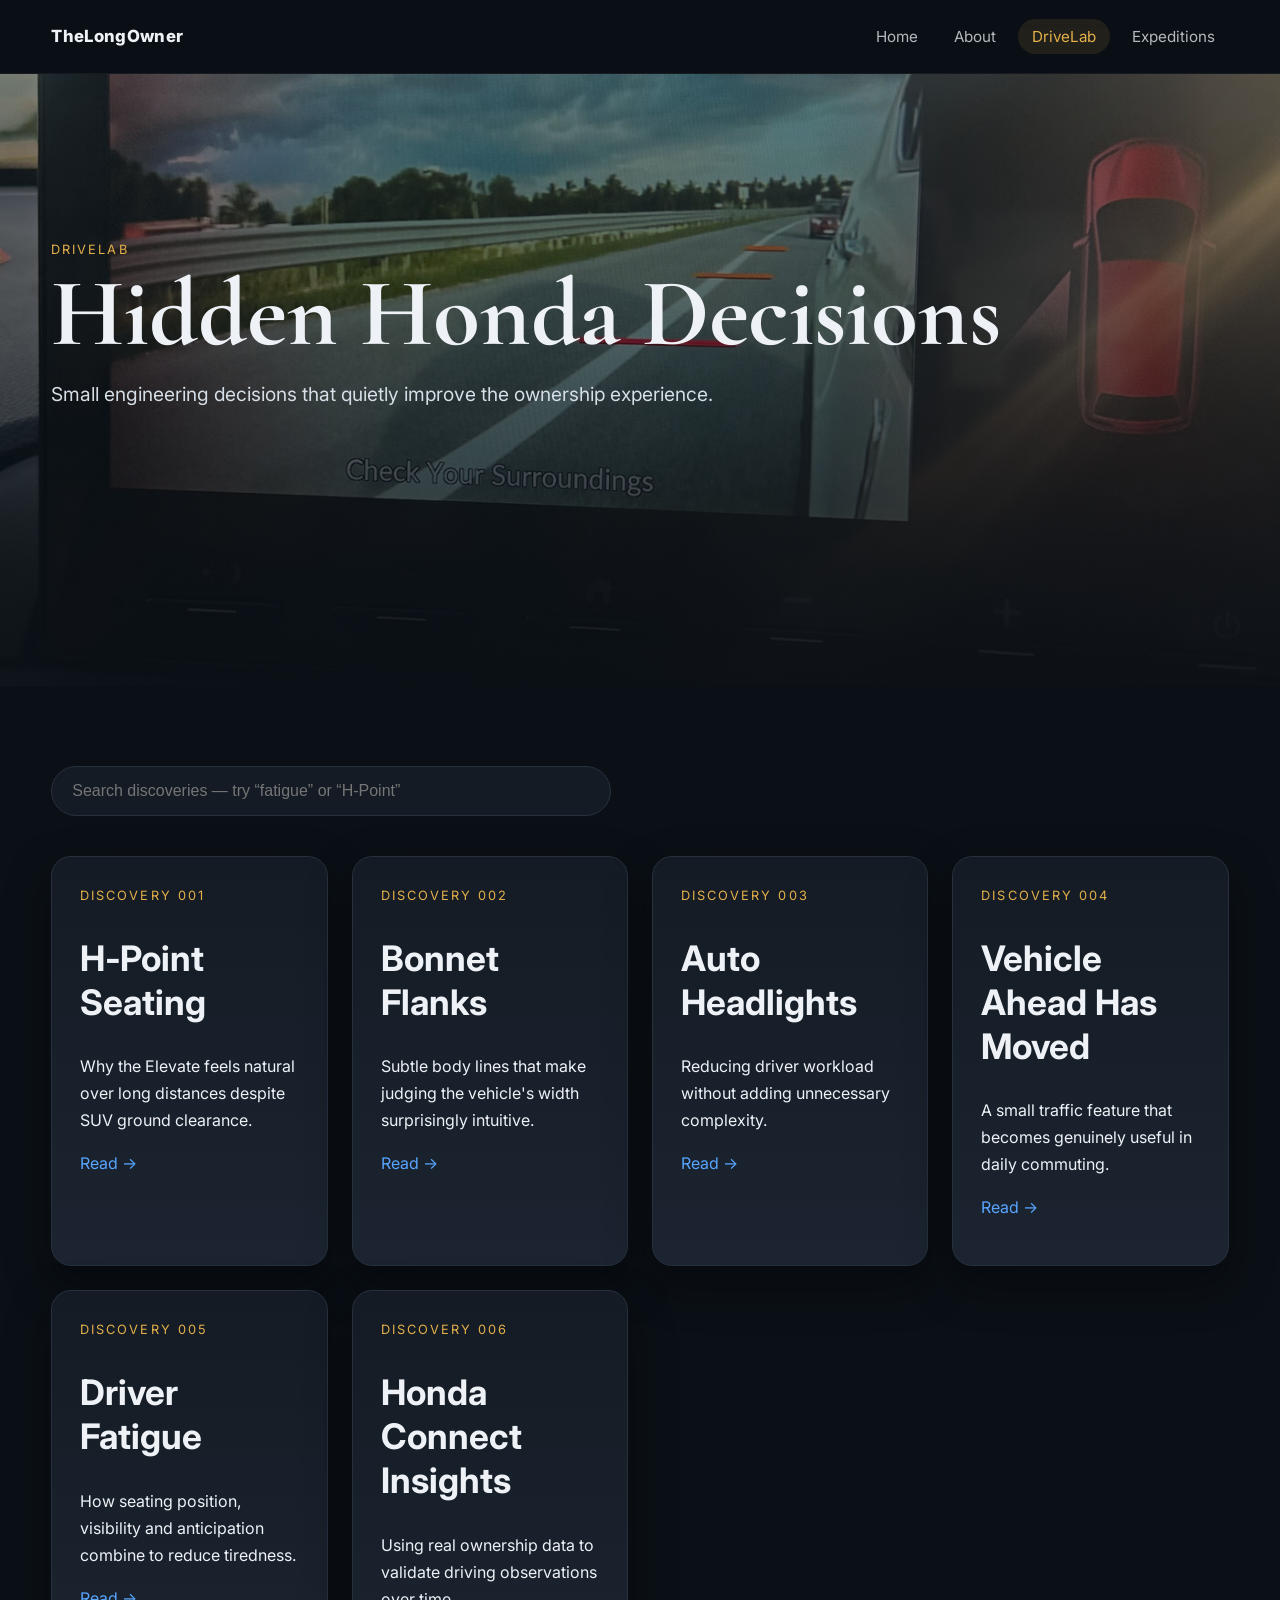
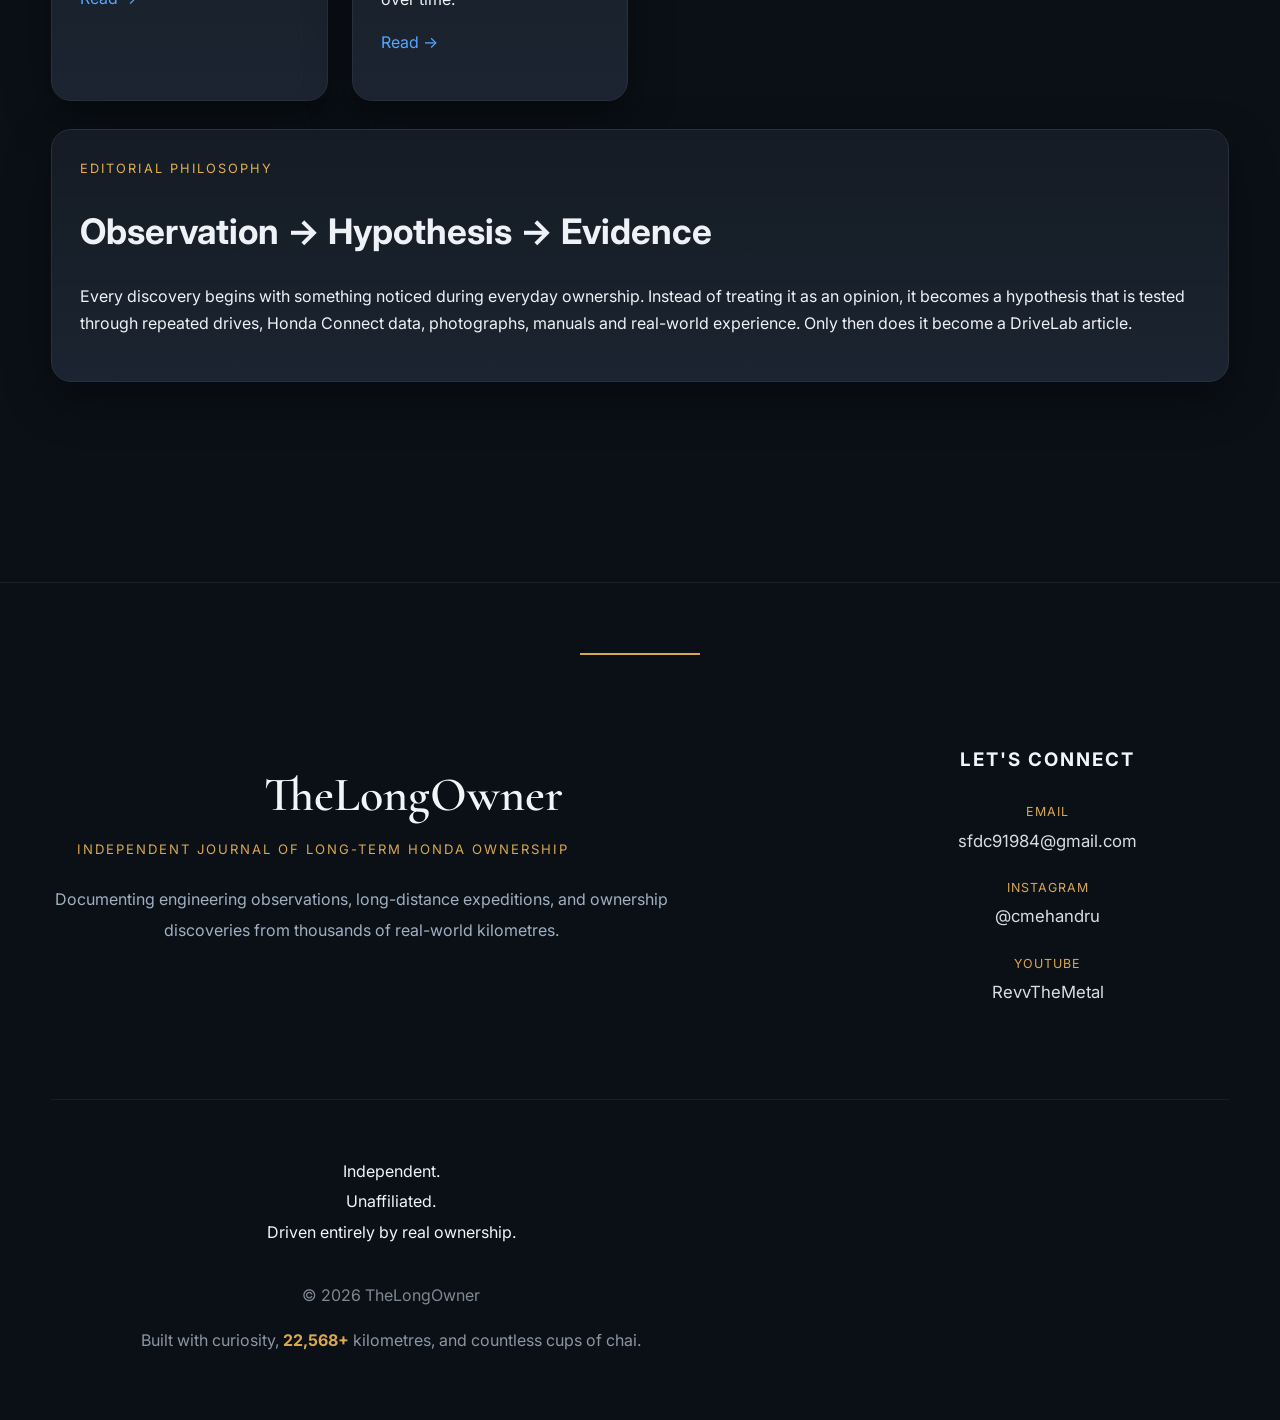
<file: discoveries.html>
<!DOCTYPE html>
<html lang="en">
<head>
<meta charset="utf-8">
<meta name="viewport" content="width=device-width,initial-scale=1">
<title>DriveLab Discoveries | TheLongOwner</title>
<meta name="description" content="Hidden Honda Decisions — small engineering choices that quietly improve the Honda Elevate ownership experience, explained through real observations and evidence.">
<meta property="og:title" content="Hidden Honda Decisions | TheLongOwner">
<meta property="og:description" content="Small engineering decisions that quietly improve the ownership experience.">
<meta property="og:type" content="website">
<meta property="og:image" content="assets/images/expedition/adas-camera.jpg">
<meta name="twitter:card" content="summary_large_image">
<link rel="icon" href="data:,">
<link rel="preconnect" href="https://fonts.googleapis.com">
<link href="https://fonts.googleapis.com/css2?family=Inter:wght@300;400;600;700;800&family=Cormorant+Garamond:wght@600&display=swap" rel="stylesheet">
<link rel="stylesheet" href="style.css">

  <!-- Google tag (gtag.js) -->
<script async src="https://www.googletagmanager.com/gtag/js?id=G-5CTWPSYTD6"></script>
<script>
  window.dataLayer = window.dataLayer || [];
  function gtag(){dataLayer.push(arguments);}
  gtag('js', new Date());

  gtag('config', 'G-5CTWPSYTD6');
</script>
  
</head>
<body>

<a class="skip-link" href="#main">Skip to content</a>

<div id="site-header"></div>

<header class="hero hero--short" style="min-height:68vh;background:
linear-gradient(rgba(11,16,22,.42),rgba(11,16,22,.94)),
url('assets/images/expedition/adas-camera.jpg') center 20%/cover;">
<div class="container">
<div class="eyebrow">DriveLab</div>
<h1>Hidden Honda Decisions</h1>
<p>Small engineering decisions that quietly improve the ownership experience.</p>
</div>
</header>

<main id="main">
<section class="section">
<div class="container">

<form class="search-form" role="search" style="margin-bottom:40px;" onsubmit="return false;">
<label for="discovery-search" style="position:absolute;left:-9999px;">Search discoveries</label>
<input type="search" id="discovery-search" placeholder="Search discoveries — try “fatigue” or “H-Point”" data-discovery-search>
</form>

<p id="discovery-empty" class="search-hidden" style="color:var(--muted);">No discoveries match your search.</p>

<div class="grid-3" data-discovery-grid>

<div class="card" data-discovery-item data-search-text="h-point seating hip point ergonomics comfort">
<div class="eyebrow">Discovery 001</div>
<h2>H‑Point Seating</h2>
<p>Why the Elevate feels natural over long distances despite SUV ground clearance.</p>
<p><a class="text-link" href="h-point.html">Read →</a></p>
</div>

<div class="card" data-discovery-item data-search-text="bonnet flanks body lines width judging">
<div class="eyebrow">Discovery 002</div>
<h2>Bonnet Flanks</h2>
<p>Subtle body lines that make judging the vehicle's width surprisingly intuitive.</p>
<p><a class="text-link" href="bonnet-flanks.html">Read →</a></p>
</div>

<div class="card" data-discovery-item data-search-text="auto headlights driver workload complexity">
<div class="eyebrow">Discovery 003</div>
<h2>Auto Headlights</h2>
<p>Reducing driver workload without adding unnecessary complexity.</p>
<p><a class="text-link" href="auto-headlights.html">Read →</a></p>
</div>

<div class="card" data-discovery-item data-search-text="vehicle ahead has moved traffic feature commuting adas">
<div class="eyebrow">Discovery 004</div>
<h2>Vehicle Ahead Has Moved</h2>
<p>A small traffic feature that becomes genuinely useful in daily commuting.</p>
<p><a class="text-link" href="vehicle-ahead-has-moved.html">Read →</a></p>
</div>

<div class="card" data-discovery-item data-search-text="driver fatigue seating position visibility anticipation tiredness">
<div class="eyebrow">Discovery 005</div>
<h2>Driver Fatigue</h2>
<p>How seating position, visibility and anticipation combine to reduce tiredness.</p>
<p><a class="text-link" href="driver-fatigue.html">Read →</a></p>
</div>

<div class="card" data-discovery-item data-search-text="honda connect insights ownership data driving behaviour">
<div class="eyebrow">Discovery 006</div>
<h2>Honda Connect Insights</h2>
<p>Using real ownership data to validate driving observations over time.</p>
<p><a class="text-link" href="honda-connect-insights.html">Read →</a></p>
</div>

</div>

<div class="card" style="margin-top:28px;">
<div class="eyebrow">Editorial Philosophy</div>
<h2>Observation → Hypothesis → Evidence</h2>
<p>
Every discovery begins with something noticed during everyday ownership.
Instead of treating it as an opinion, it becomes a hypothesis that is tested through
repeated drives, Honda Connect data, photographs, manuals and real-world experience.
Only then does it become a DriveLab article.
</p>
</div>

</div>
</section>
</main>

<div id="site-footer"></div>

<script src="app.js"></script>
<script src="includes.js"></script>

</body>
</html>
</content>
</file>
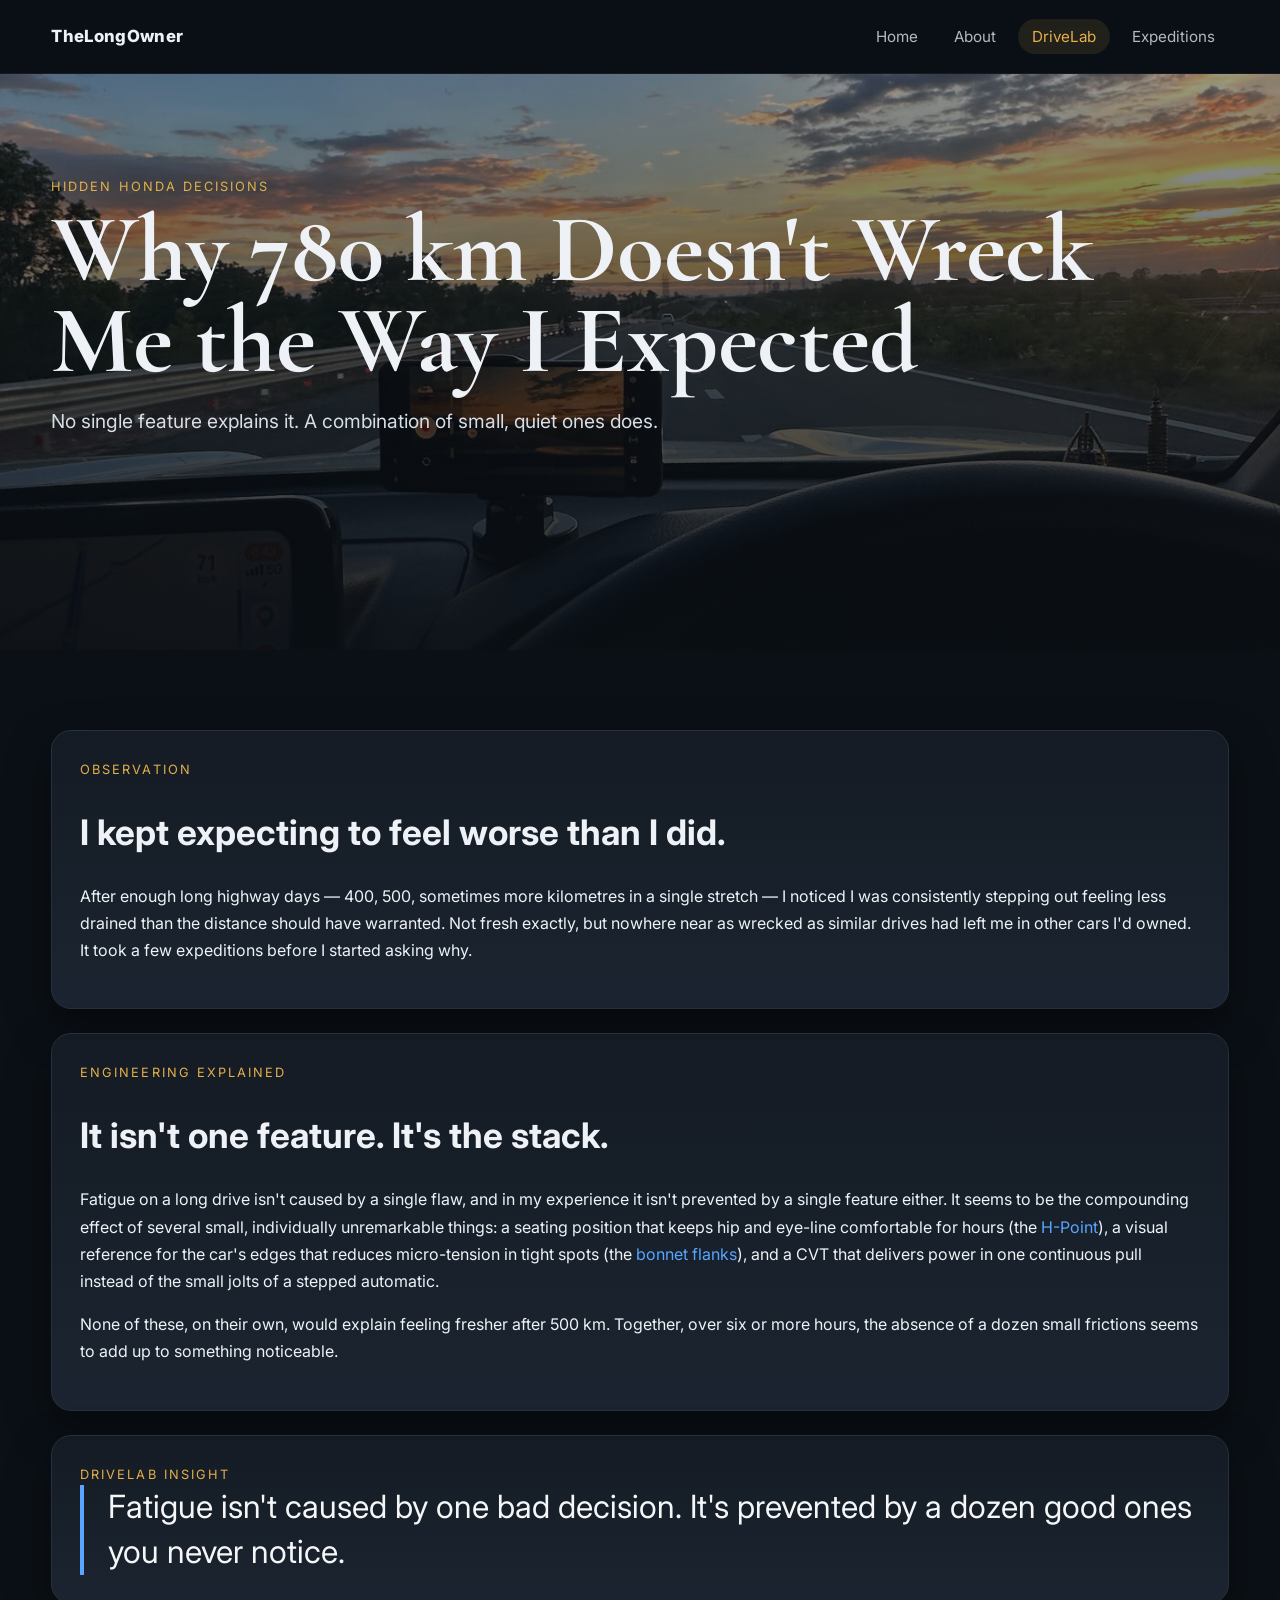
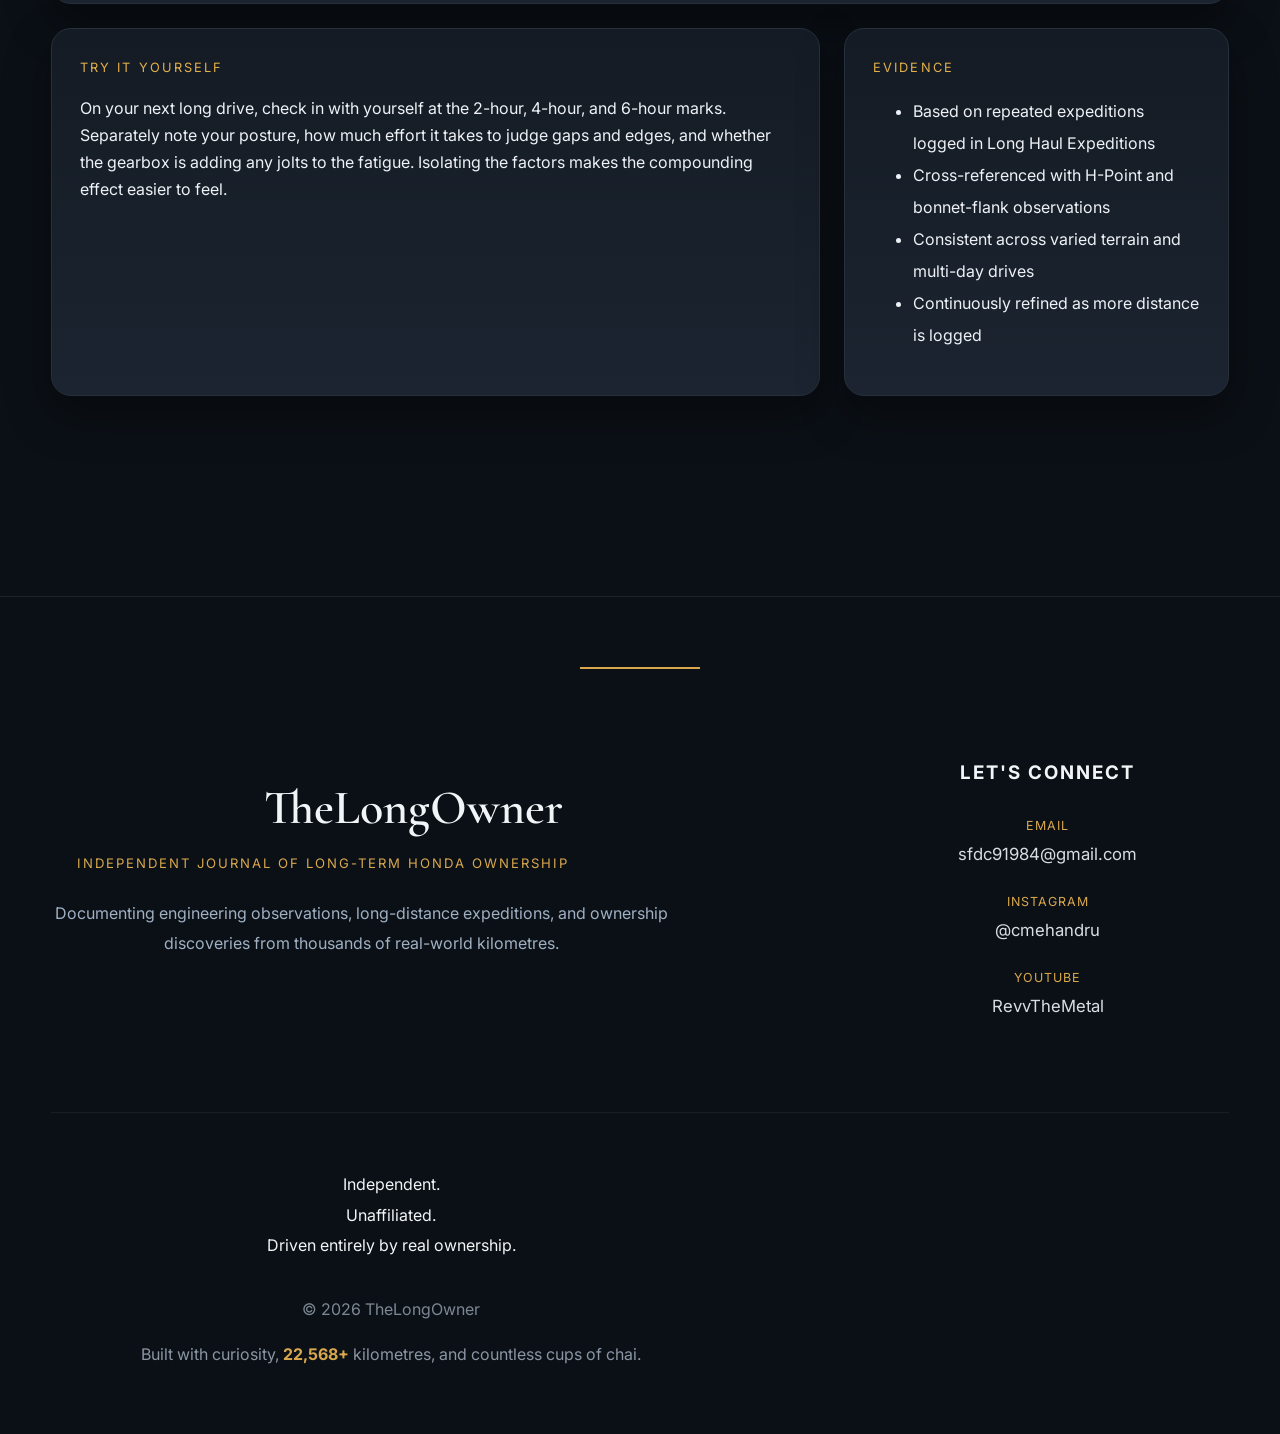
<file: driver-fatigue.html>
<!DOCTYPE html>
<html lang="en">
<head>
<meta charset="utf-8">
<meta name="viewport" content="width=device-width,initial-scale=1">
<title>Driver Fatigue | TheLongOwner</title>
<meta name="description" content="Why stepping out of the Honda Elevate after a 500 km day feels less draining than expected — and the combination of small factors that seem to explain it.">
<meta property="og:title" content="Driver Fatigue | TheLongOwner">
<meta property="og:description" content="Fatigue isn't caused by one bad decision. It's prevented by a dozen good ones you never notice.">
<meta property="og:type" content="article">
<meta property="og:image" content="assets/images/expedition/sunset-nav.jpg">
<meta name="twitter:card" content="summary_large_image">
<link rel="icon" href="data:,">
<link rel="preconnect" href="https://fonts.googleapis.com">
<link href="https://fonts.googleapis.com/css2?family=Inter:wght@300;400;600;700;800&family=Cormorant+Garamond:wght@600&display=swap" rel="stylesheet">
<link rel="stylesheet" href="style.css">

  <!-- Google tag (gtag.js) -->
<script async src="https://www.googletagmanager.com/gtag/js?id=G-5CTWPSYTD6"></script>
<script>
  window.dataLayer = window.dataLayer || [];
  function gtag(){dataLayer.push(arguments);}
  gtag('js', new Date());

  gtag('config', 'G-5CTWPSYTD6');
</script>
  
</head>
<body>

<a class="skip-link" href="#main">Skip to content</a>

<div id="site-header"></div>

<header class="hero hero--short" style="background:
linear-gradient(rgba(11,16,22,.42),rgba(11,16,22,.90)),
url('assets/images/expedition/sunset-nav.jpg') center/cover;">
<div class="container">
<div class="eyebrow">Hidden Honda Decisions</div>
<h1>Why 780 km Doesn't Wreck Me the Way I Expected</h1>
<p>No single feature explains it. A combination of small, quiet ones does.</p>
</div>
</header>

<main id="main">
<section class="section">
<div class="container">

<div class="card">
<div class="eyebrow">Observation</div>
<h2>I kept expecting to feel worse than I did.</h2>
<p>
After enough long highway days — 400, 500, sometimes more kilometres in a single stretch — I
noticed I was consistently stepping out feeling less drained than the distance should have
warranted. Not fresh exactly, but nowhere near as wrecked as similar drives had left me in
other cars I'd owned. It took a few expeditions before I started asking why.
</p>
</div>

<div class="card" style="margin-top:24px;">
<div class="eyebrow">Engineering Explained</div>
<h2>It isn't one feature. It's the stack.</h2>
<p>
Fatigue on a long drive isn't caused by a single flaw, and in my experience it isn't prevented
by a single feature either. It seems to be the compounding effect of several small,
individually unremarkable things: a seating position that keeps hip and eye-line comfortable
for hours (the <a class="text-link" href="h-point.html">H-Point</a>), a visual reference for
the car's edges that reduces micro-tension in tight spots (the
<a class="text-link" href="bonnet-flanks.html">bonnet flanks</a>), and a CVT that delivers
power in one continuous pull instead of the small jolts of a stepped automatic.
</p>
<p>
None of these, on their own, would explain feeling fresher after 500 km. Together, over six or
more hours, the absence of a dozen small frictions seems to add up to something noticeable.
</p>
</div>

<div class="card" style="margin-top:24px;">
<div class="eyebrow">DriveLab Insight</div>
<blockquote style="font-size:2rem;line-height:1.4;border-left:4px solid #58a6ff;padding-left:24px;margin:0;">
Fatigue isn't caused by one bad decision.
It's prevented by a dozen good ones you never notice.
</blockquote>
</div>

<div class="grid-2" style="margin-top:24px;">

<div class="card">
<div class="eyebrow">Try It Yourself</div>
<p>
On your next long drive, check in with yourself at the 2-hour, 4-hour, and 6-hour marks.
Separately note your posture, how much effort it takes to judge gaps and edges, and whether
the gearbox is adding any jolts to the fatigue. Isolating the factors makes the compounding
effect easier to feel.
</p>
</div>

<div class="card">
<div class="eyebrow">Evidence</div>
<ul style="line-height:2;">
<li>Based on repeated expeditions logged in Long Haul Expeditions</li>
<li>Cross-referenced with H-Point and bonnet-flank observations</li>
<li>Consistent across varied terrain and multi-day drives</li>
<li>Continuously refined as more distance is logged</li>
</ul>
</div>

</div>

</div>
</section>
</main>

<div id="site-footer"></div>

<script src="app.js"></script>
<script src="includes.js"></script>

</body>
</html>
</file>
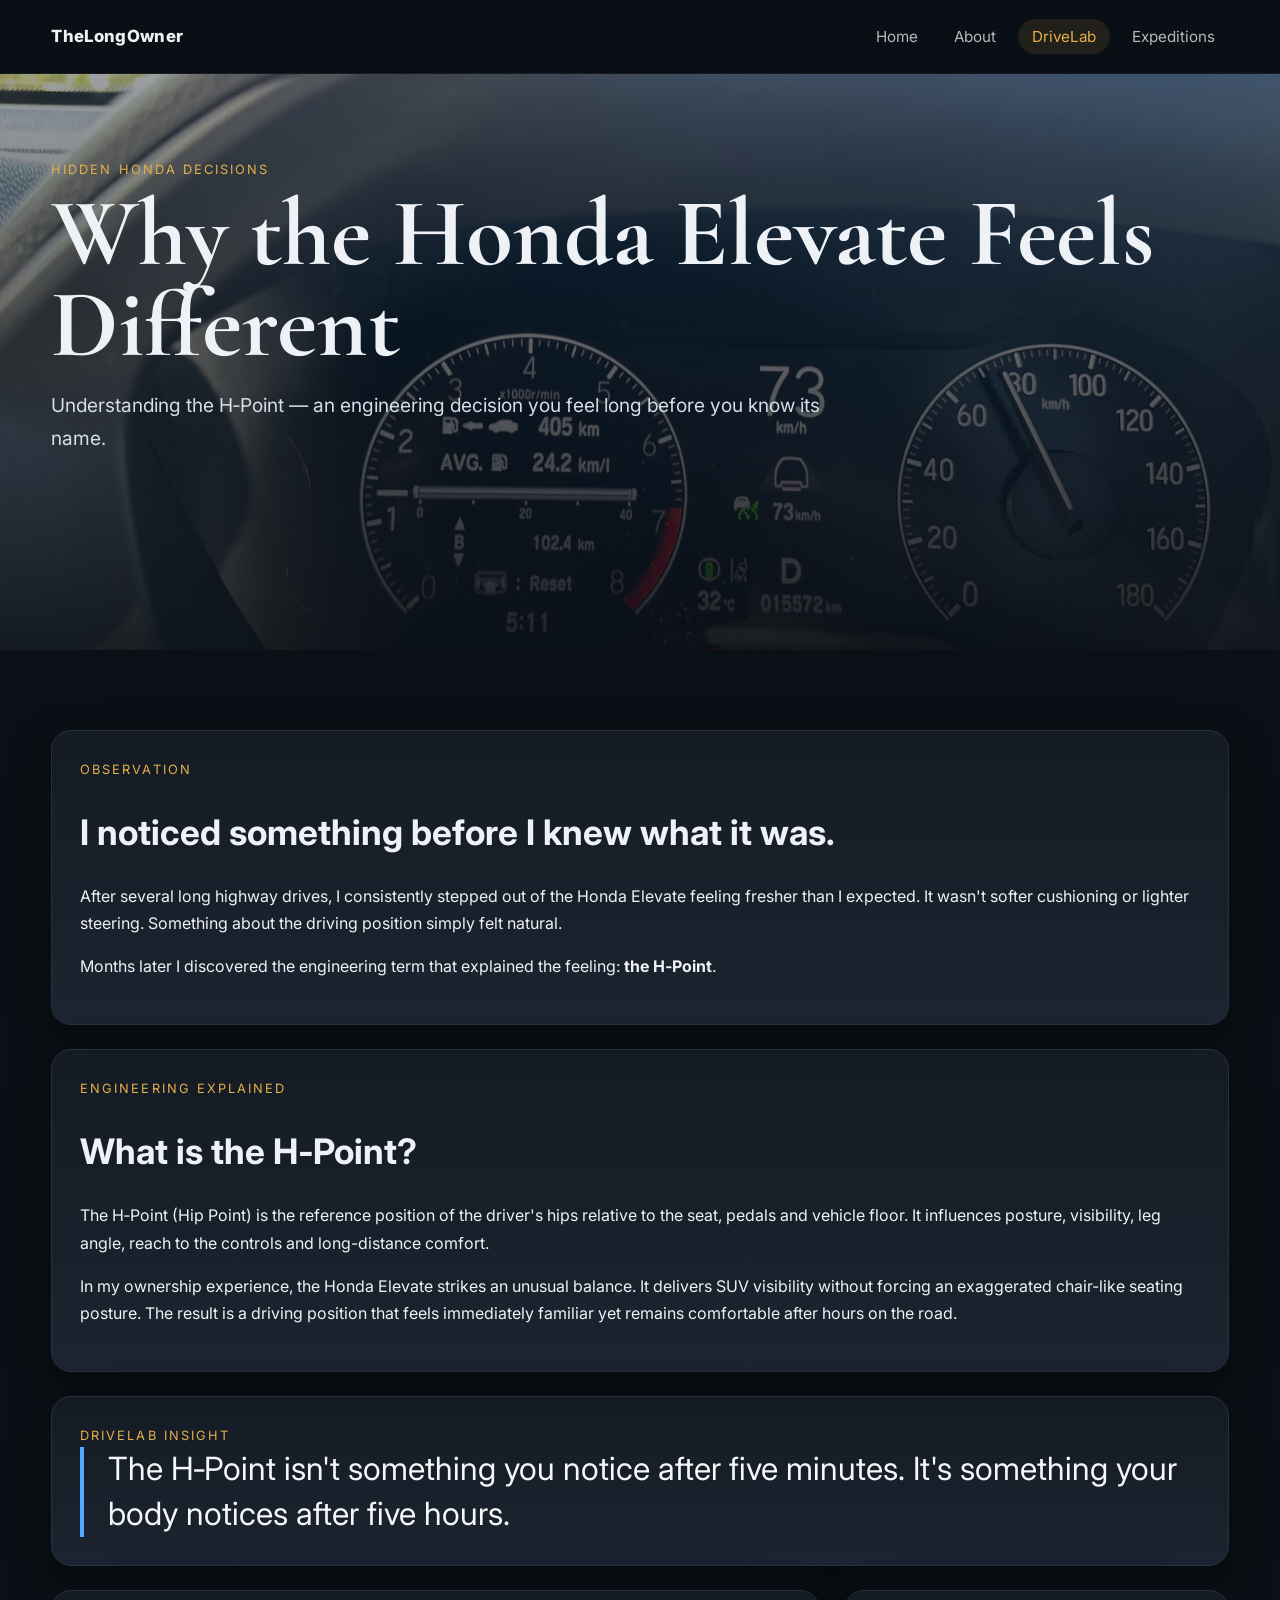
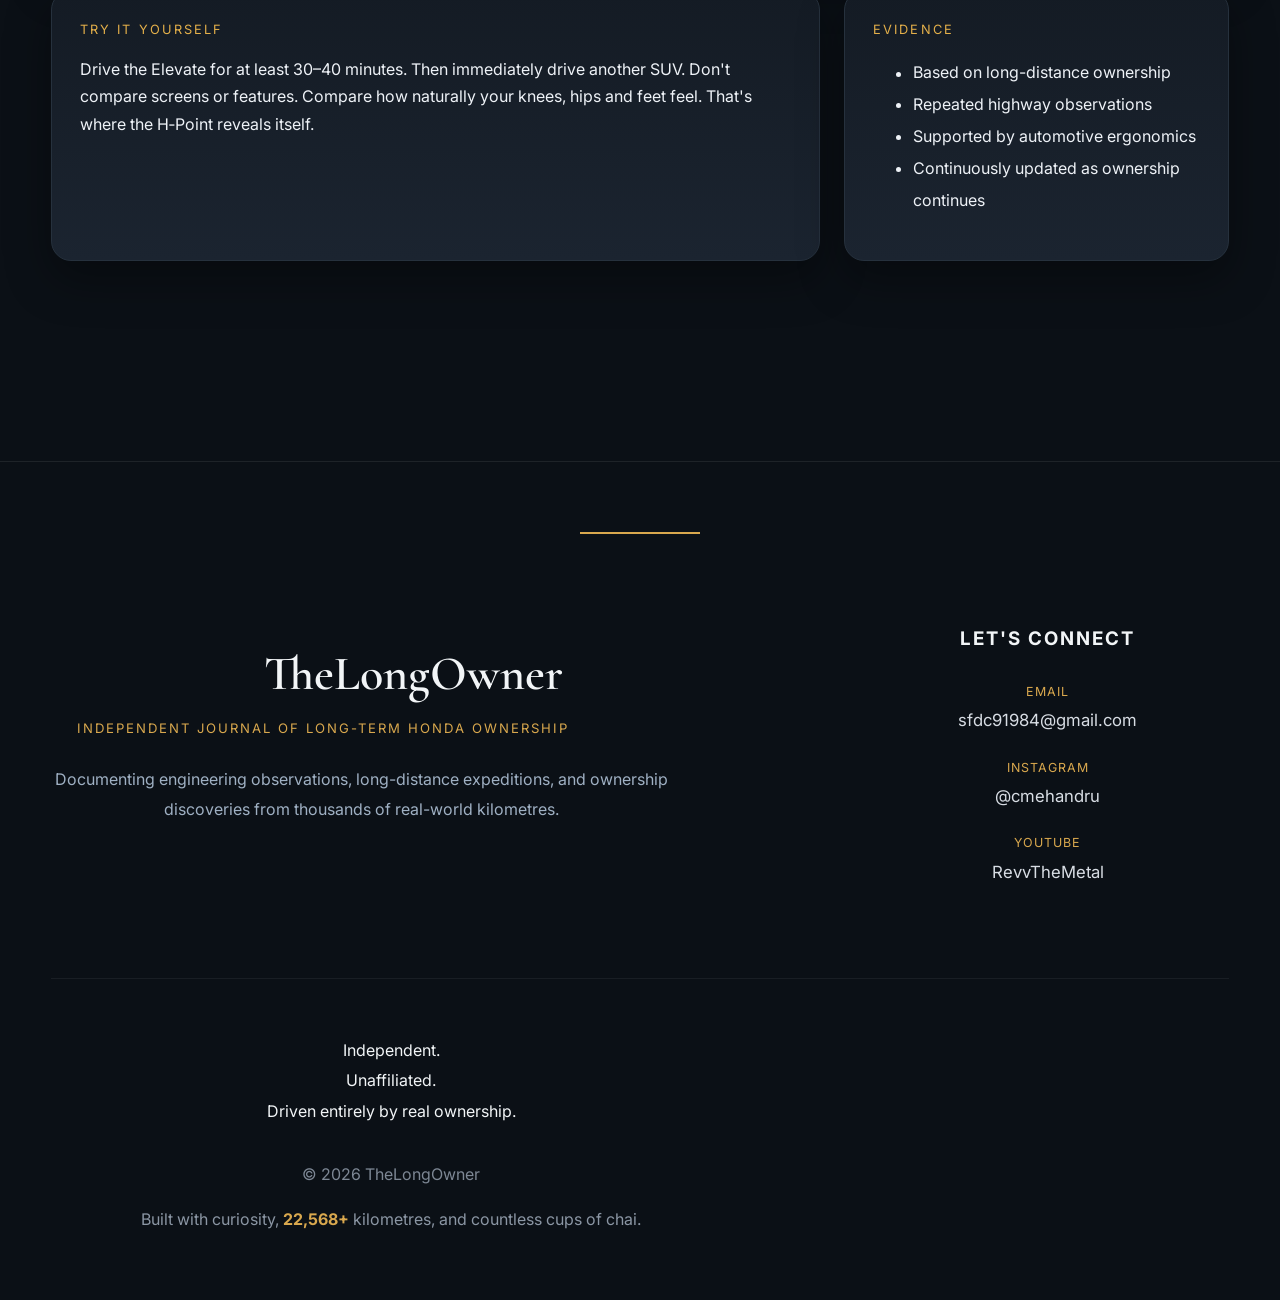
<file: h-point.html>
<!DOCTYPE html>
<html lang="en">
<head>
<meta charset="utf-8">
<meta name="viewport" content="width=device-width,initial-scale=1">
<title>H-Point | TheLongOwner</title>
<meta name="description" content="Understanding the H-Point — the overlooked engineering decision behind why the Honda Elevate feels naturally comfortable over long distances.">
<meta property="og:title" content="Why the Honda Elevate Feels Different | TheLongOwner">
<meta property="og:description" content="Understanding the H-Point — an engineering decision you feel long before you know its name.">
<meta property="og:type" content="article">
<meta property="og:image" content="assets/images/expedition-ecr/dashboard-day.jpg">
<meta name="twitter:card" content="summary_large_image">
<link rel="icon" href="data:,">
<link rel="preconnect" href="https://fonts.googleapis.com">
<link href="https://fonts.googleapis.com/css2?family=Inter:wght@300;400;600;700;800&family=Cormorant+Garamond:wght@600&display=swap" rel="stylesheet">
<link rel="stylesheet" href="style.css">

<!-- Google tag (gtag.js) -->
<script async src="https://www.googletagmanager.com/gtag/js?id=G-5CTWPSYTD6"></script>
<script>
  window.dataLayer = window.dataLayer || [];
  function gtag(){dataLayer.push(arguments);}
  gtag('js', new Date());

  gtag('config', 'G-5CTWPSYTD6');
</script>
  
</head>
<body>

<a class="skip-link" href="#main">Skip to content</a>

<div id="site-header"></div>

<header class="hero hero--short" style="background:
linear-gradient(rgba(11,16,22,.40),rgba(11,16,22,.92)),
url('assets/images/expedition-ecr/dashboard-day.jpg') center/cover;">
<div class="container">
<div class="eyebrow">Hidden Honda Decisions</div>
<h1>Why the Honda Elevate Feels Different</h1>
<p>Understanding the H‑Point — an engineering decision you feel long before you know its name.</p>
</div>
</header>

<main id="main">
<section class="section">
<div class="container">

<div class="card">
<div class="eyebrow">Observation</div>
<h2>I noticed something before I knew what it was.</h2>
<p>
After several long highway drives, I consistently stepped out of the Honda Elevate
feeling fresher than I expected. It wasn't softer cushioning or lighter steering.
Something about the driving position simply felt natural.
</p>
<p>
Months later I discovered the engineering term that explained the feeling:
<strong>the H‑Point</strong>.
</p>
</div>

<div class="card" style="margin-top:24px;">
<div class="eyebrow">Engineering Explained</div>
<h2>What is the H‑Point?</h2>
<p>
The H‑Point (Hip Point) is the reference position of the driver's hips relative to
the seat, pedals and vehicle floor. It influences posture, visibility, leg angle,
reach to the controls and long-distance comfort.
</p>
<p>
In my ownership experience, the Honda Elevate strikes an unusual balance. It delivers
SUV visibility without forcing an exaggerated chair-like seating posture. The result
is a driving position that feels immediately familiar yet remains comfortable after
hours on the road.
</p>
</div>

<div class="card" style="margin-top:24px;">
<div class="eyebrow">DriveLab Insight</div>
<blockquote style="font-size:2rem;line-height:1.4;border-left:4px solid #58a6ff;padding-left:24px;margin:0;">
The H‑Point isn't something you notice after five minutes.
It's something your body notices after five hours.
</blockquote>
</div>

<div class="grid-2" style="margin-top:24px;">

<div class="card">
<div class="eyebrow">Try It Yourself</div>
<p>
Drive the Elevate for at least 30–40 minutes. Then immediately drive another SUV.
Don't compare screens or features. Compare how naturally your knees, hips and feet
feel. That's where the H‑Point reveals itself.
</p>
</div>

<div class="card">
<div class="eyebrow">Evidence</div>
<ul style="line-height:2;">
<li>Based on long-distance ownership</li>
<li>Repeated highway observations</li>
<li>Supported by automotive ergonomics</li>
<li>Continuously updated as ownership continues</li>
</ul>
</div>

</div>

</div>
</section>
</main>

<div id="site-footer"></div>

<script src="app.js"></script>
<script src="includes.js"></script>

</body>
</html>
</content>
</file>
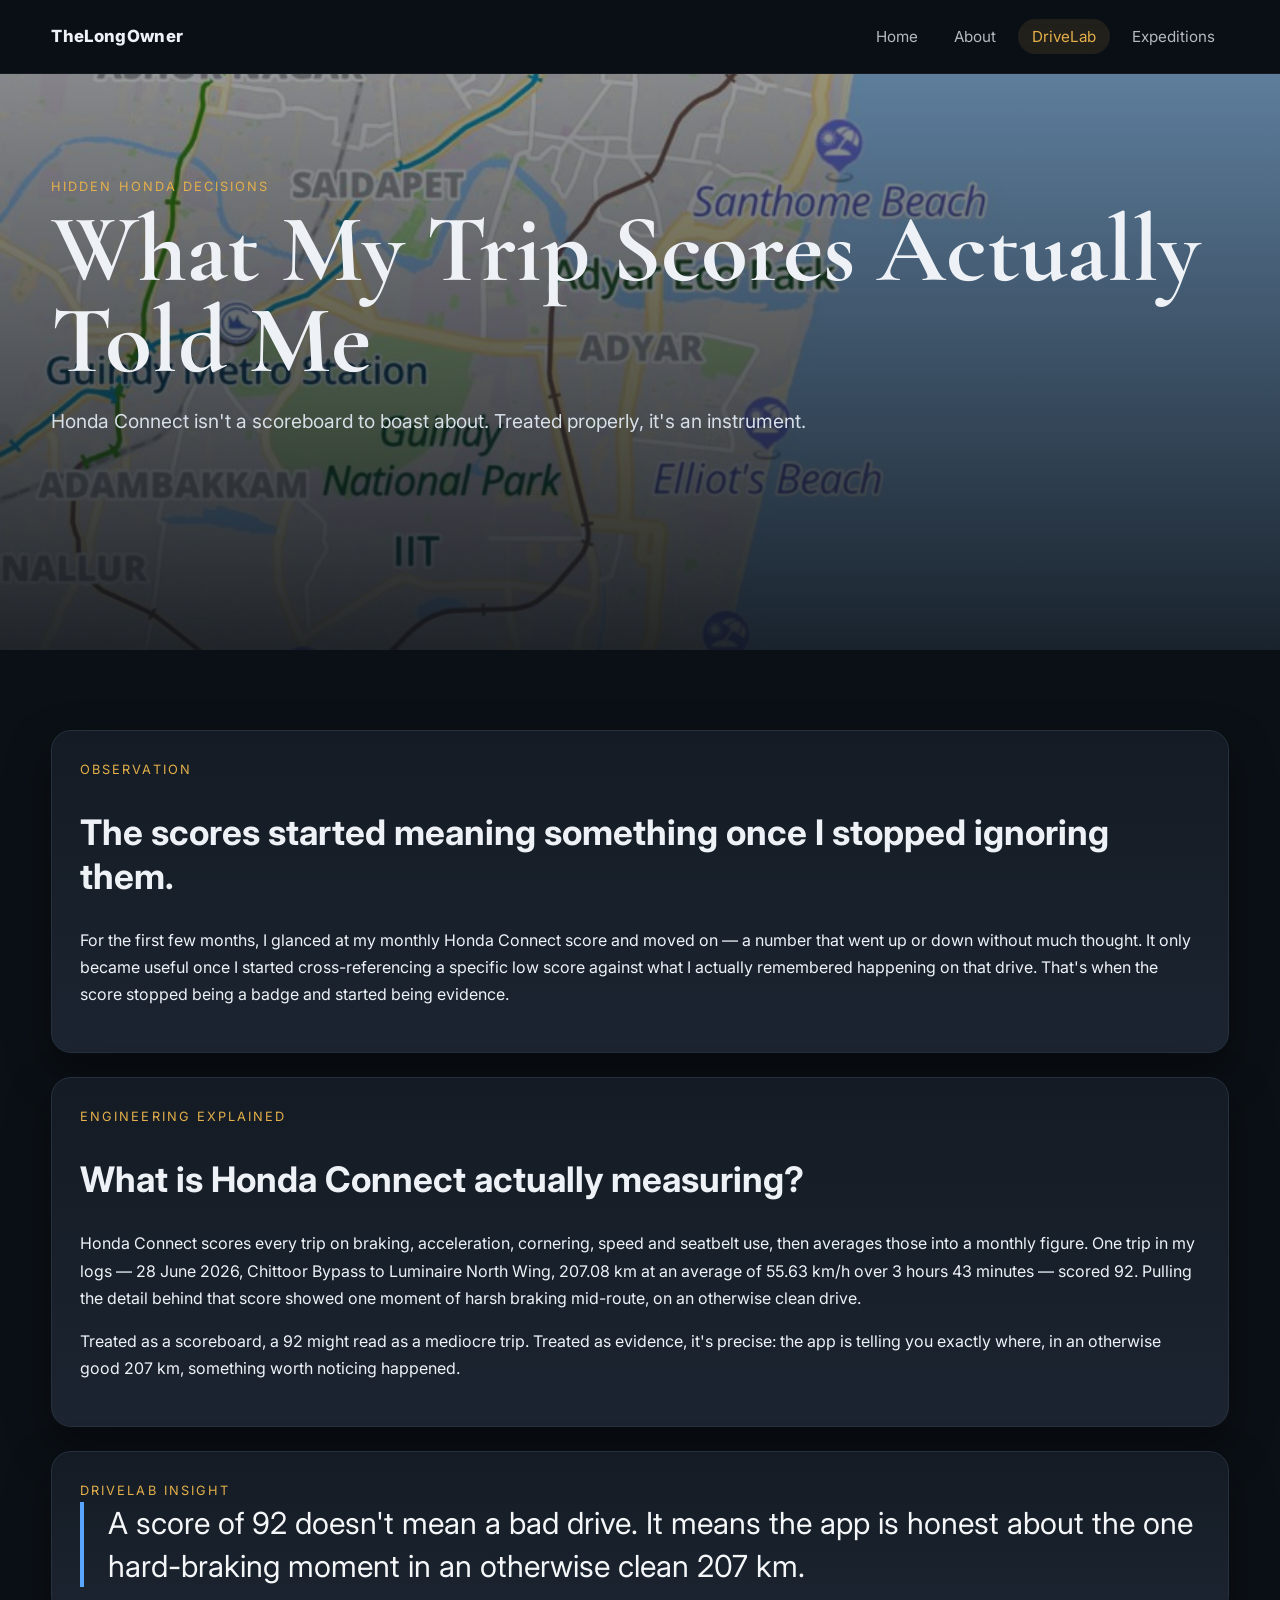
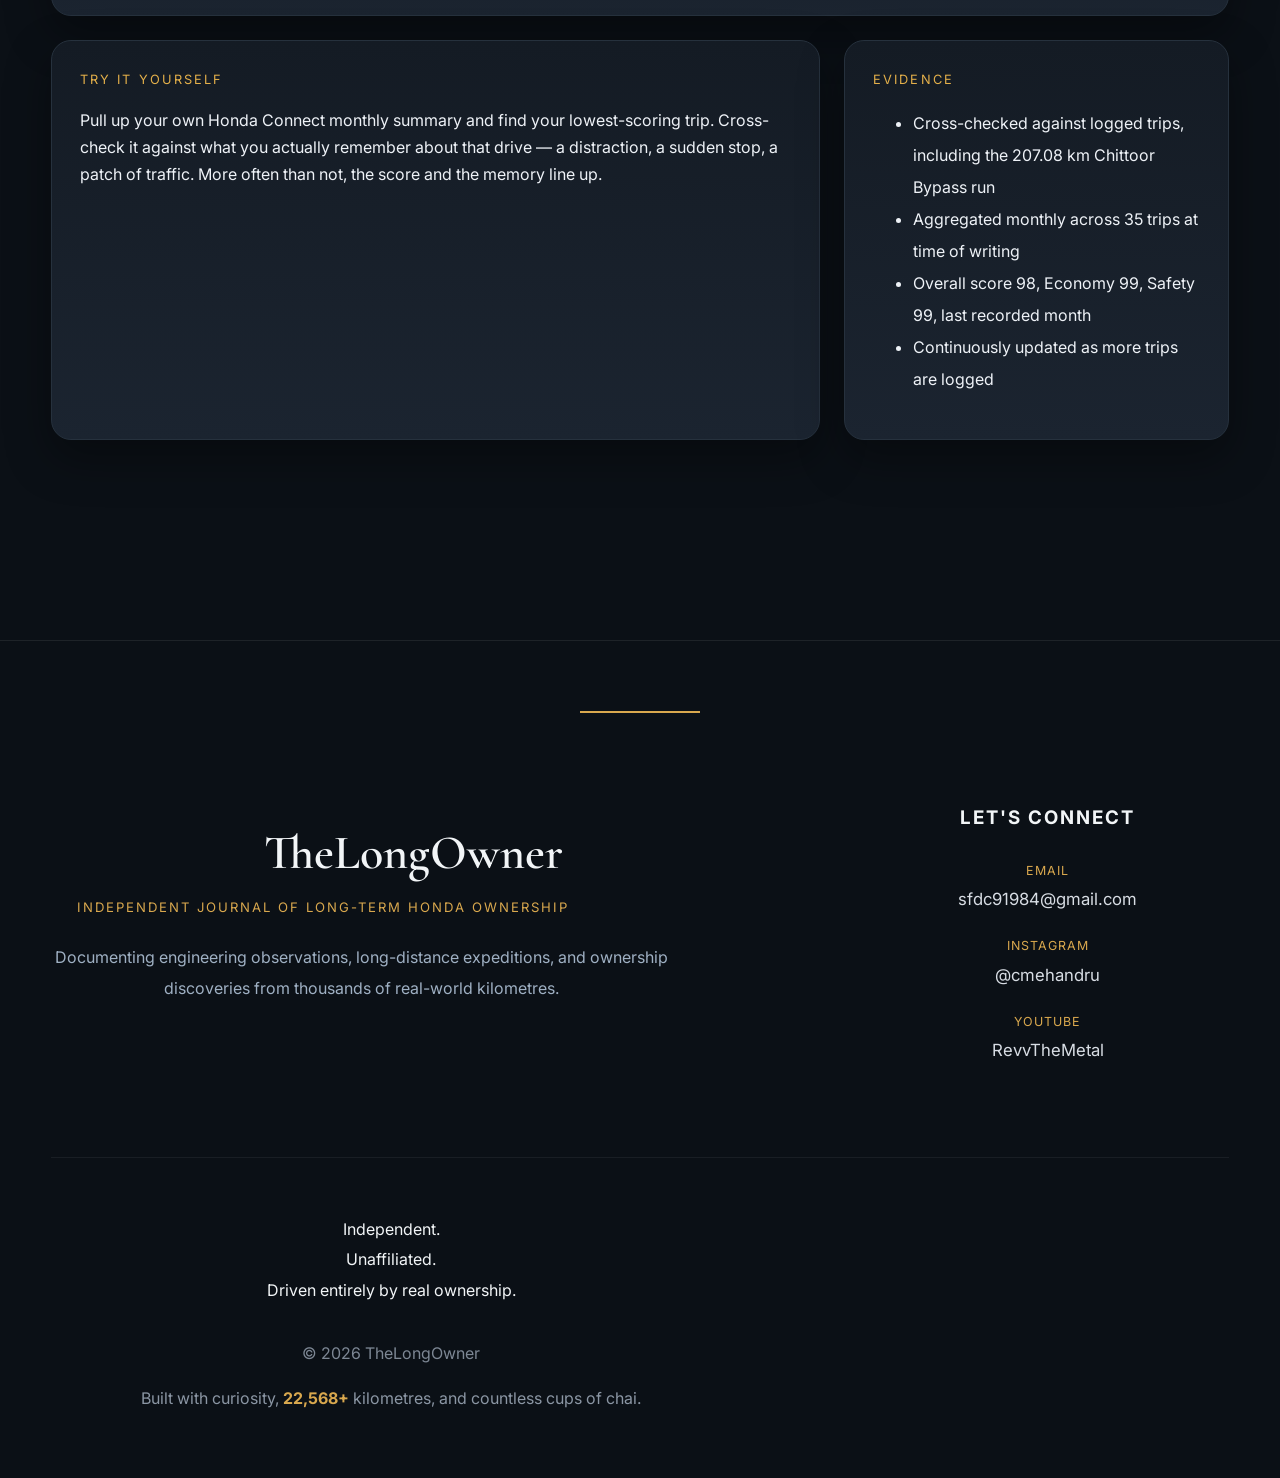
<file: honda-connect-insights.html>
<!DOCTYPE html>
<html lang="en">
<head>
<meta charset="utf-8">
<meta name="viewport" content="width=device-width,initial-scale=1">
<title>Honda Connect Insights | TheLongOwner</title>
<meta name="description" content="Using Honda Connect's trip-by-trip scoring as ownership evidence rather than a dashboard to boast about — what the data actually shows over time.">
<meta property="og:title" content="Honda Connect Insights | TheLongOwner">
<meta property="og:description" content="A score of 92 doesn't mean a bad drive. It means the app is being honest about one moment in an otherwise clean 207 km.">
<meta property="og:type" content="article">
<meta property="og:image" content="assets/images/expedition-ecr/honda-connect-live-map.jpg">
<meta name="twitter:card" content="summary_large_image">
<link rel="icon" href="data:,">
<link rel="preconnect" href="https://fonts.googleapis.com">
<link href="https://fonts.googleapis.com/css2?family=Inter:wght@300;400;600;700;800&family=Cormorant+Garamond:wght@600&display=swap" rel="stylesheet">
<link rel="stylesheet" href="style.css">

  <!-- Google tag (gtag.js) -->
<script async src="https://www.googletagmanager.com/gtag/js?id=G-5CTWPSYTD6"></script>
<script>
  window.dataLayer = window.dataLayer || [];
  function gtag(){dataLayer.push(arguments);}
  gtag('js', new Date());

  gtag('config', 'G-5CTWPSYTD6');
</script>
  
</head>
<body>

<a class="skip-link" href="#main">Skip to content</a>

<div id="site-header"></div>

<header class="hero hero--short" style="background:
linear-gradient(rgba(11,16,22,.42),rgba(11,16,22,.90)),
url('assets/images/expedition-ecr/honda-connect-live-map.jpg') center/cover;">
<div class="container">
<div class="eyebrow">Hidden Honda Decisions</div>
<h1>What My Trip Scores Actually Told Me</h1>
<p>Honda Connect isn't a scoreboard to boast about. Treated properly, it's an instrument.</p>
</div>
</header>

<main id="main">
<section class="section">
<div class="container">

<div class="card">
<div class="eyebrow">Observation</div>
<h2>The scores started meaning something once I stopped ignoring them.</h2>
<p>
For the first few months, I glanced at my monthly Honda Connect score and moved on — a
number that went up or down without much thought. It only became useful once I started
cross-referencing a specific low score against what I actually remembered happening on that
drive. That's when the score stopped being a badge and started being evidence.
</p>
</div>

<div class="card" style="margin-top:24px;">
<div class="eyebrow">Engineering Explained</div>
<h2>What is Honda Connect actually measuring?</h2>
<p>
Honda Connect scores every trip on braking, acceleration, cornering, speed and seatbelt use,
then averages those into a monthly figure. One trip in my logs — 28 June 2026, Chittoor Bypass
to Luminaire North Wing, 207.08 km at an average of 55.63 km/h over 3 hours 43 minutes — scored
92. Pulling the detail behind that score showed one moment of harsh braking mid-route, on an
otherwise clean drive.
</p>
<p>
Treated as a scoreboard, a 92 might read as a mediocre trip. Treated as evidence, it's
precise: the app is telling you exactly where, in an otherwise good 207 km, something worth
noticing happened.
</p>
</div>

<div class="card" style="margin-top:24px;">
<div class="eyebrow">DriveLab Insight</div>
<blockquote style="font-size:1.9rem;line-height:1.4;border-left:4px solid #58a6ff;padding-left:24px;margin:0;">
A score of 92 doesn't mean a bad drive.
It means the app is honest about the one hard-braking moment in an otherwise clean 207 km.
</blockquote>
</div>

<div class="grid-2" style="margin-top:24px;">

<div class="card">
<div class="eyebrow">Try It Yourself</div>
<p>
Pull up your own Honda Connect monthly summary and find your lowest-scoring trip. Cross-check
it against what you actually remember about that drive — a distraction, a sudden stop, a
patch of traffic. More often than not, the score and the memory line up.
</p>
</div>

<div class="card">
<div class="eyebrow">Evidence</div>
<ul style="line-height:2;">
<li>Cross-checked against logged trips, including the 207.08 km Chittoor Bypass run</li>
<li>Aggregated monthly across 35 trips at time of writing</li>
<li>Overall score 98, Economy 99, Safety 99, last recorded month</li>
<li>Continuously updated as more trips are logged</li>
</ul>
</div>

</div>

</div>
</section>
</main>

<div id="site-footer"></div>

<script src="app.js"></script>
<script src="includes.js"></script>
</body>
</html>
</file>
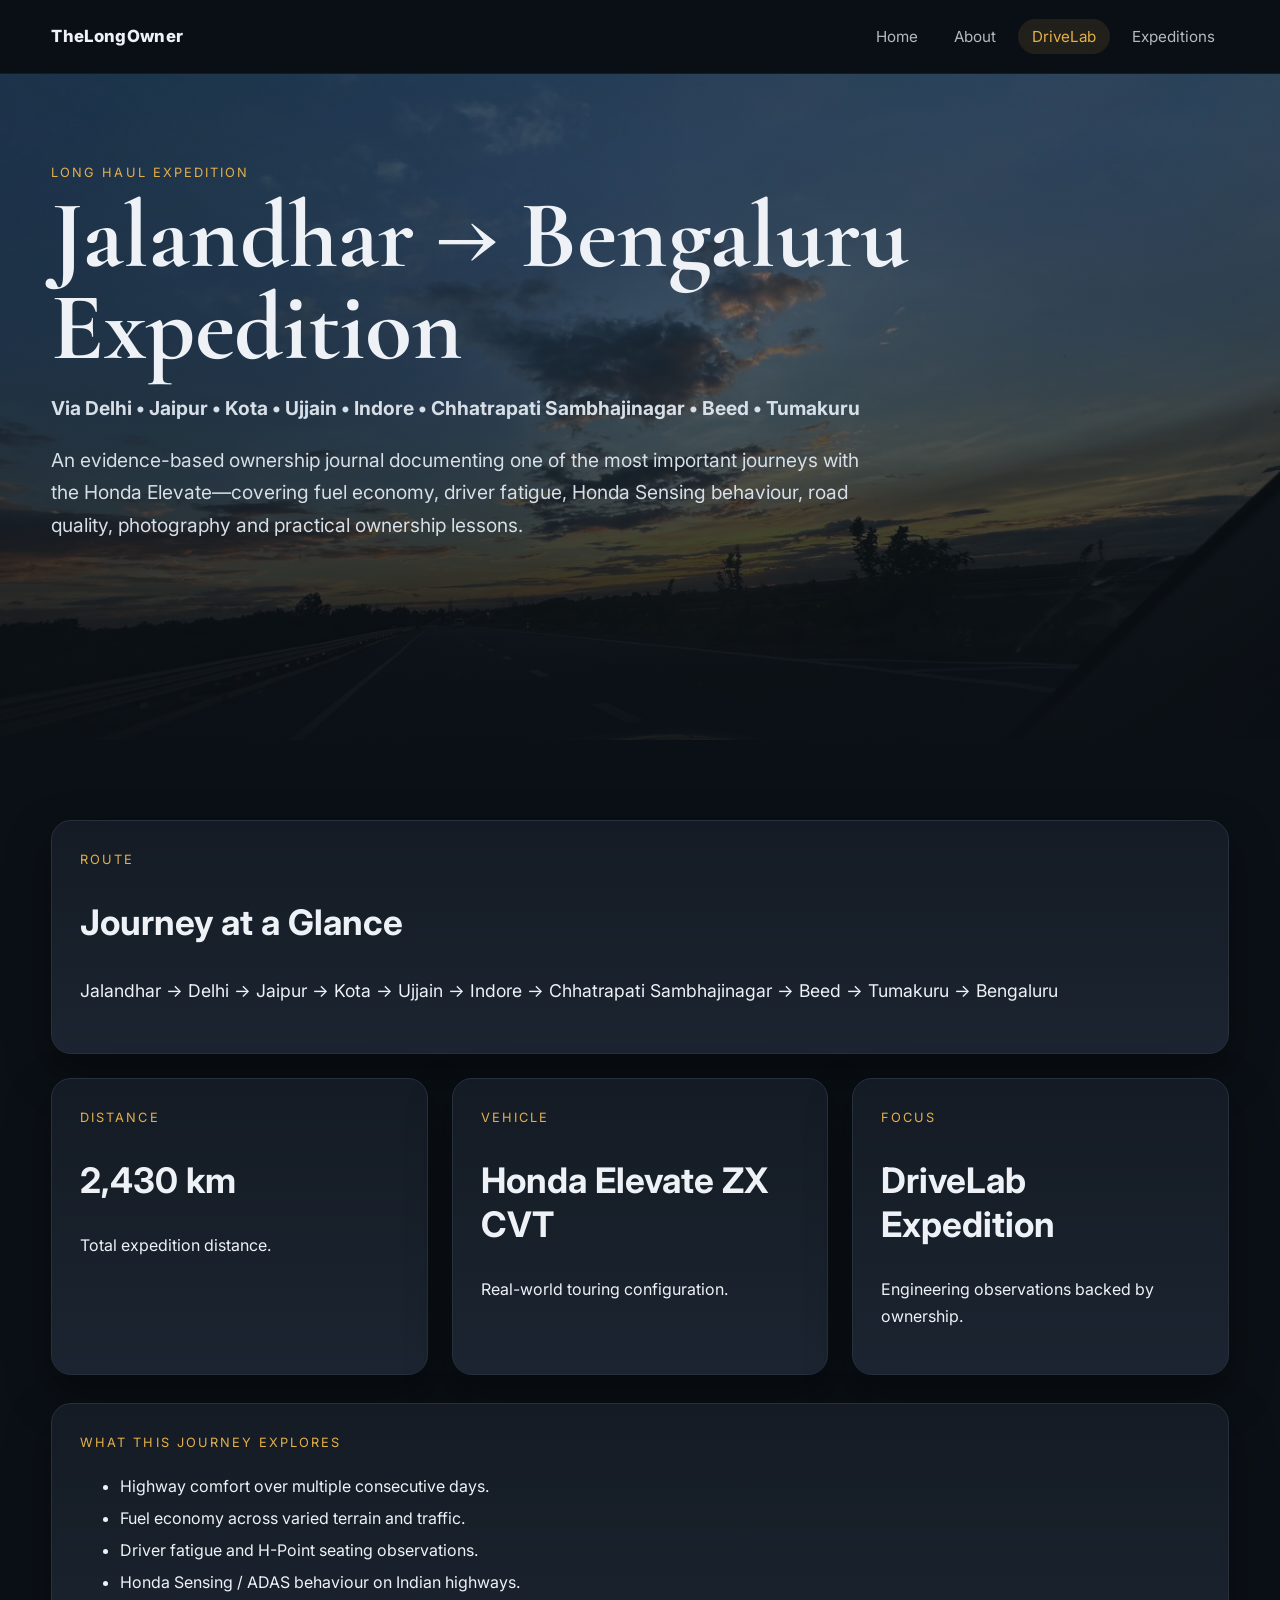
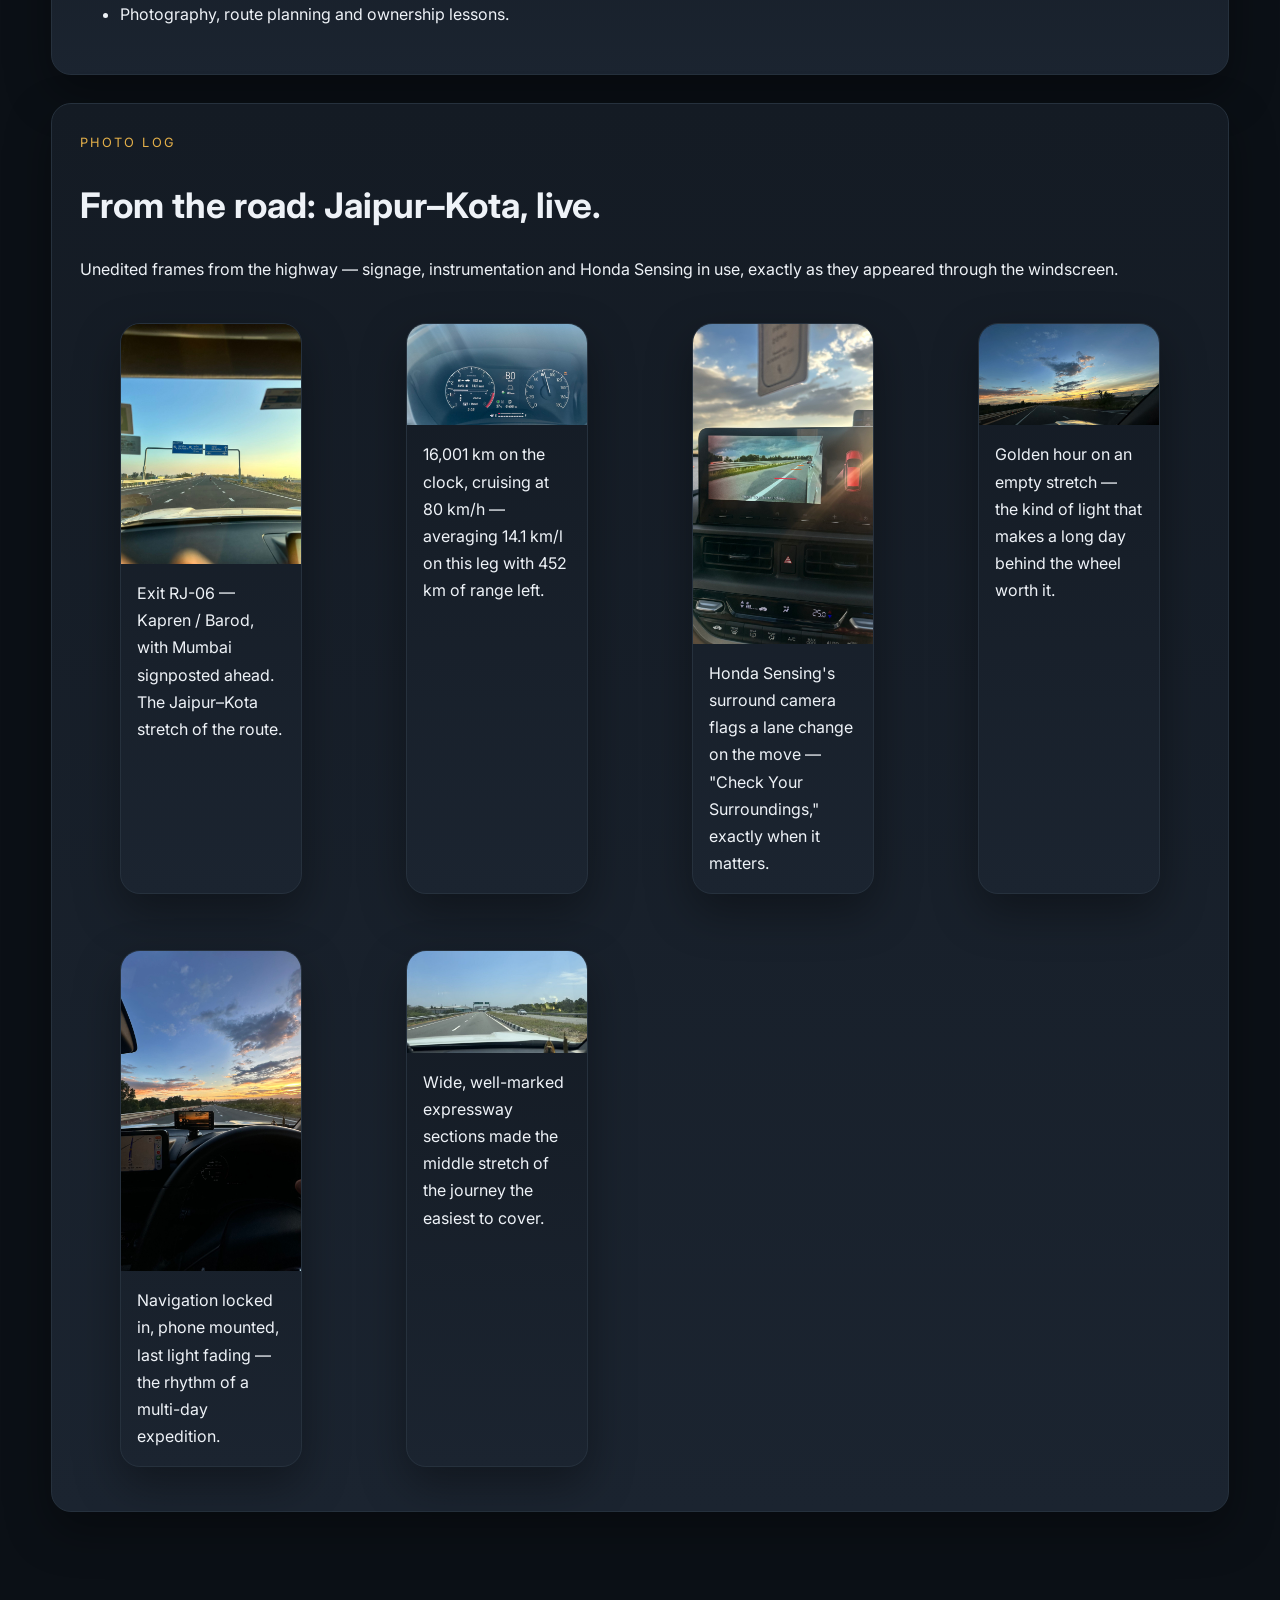
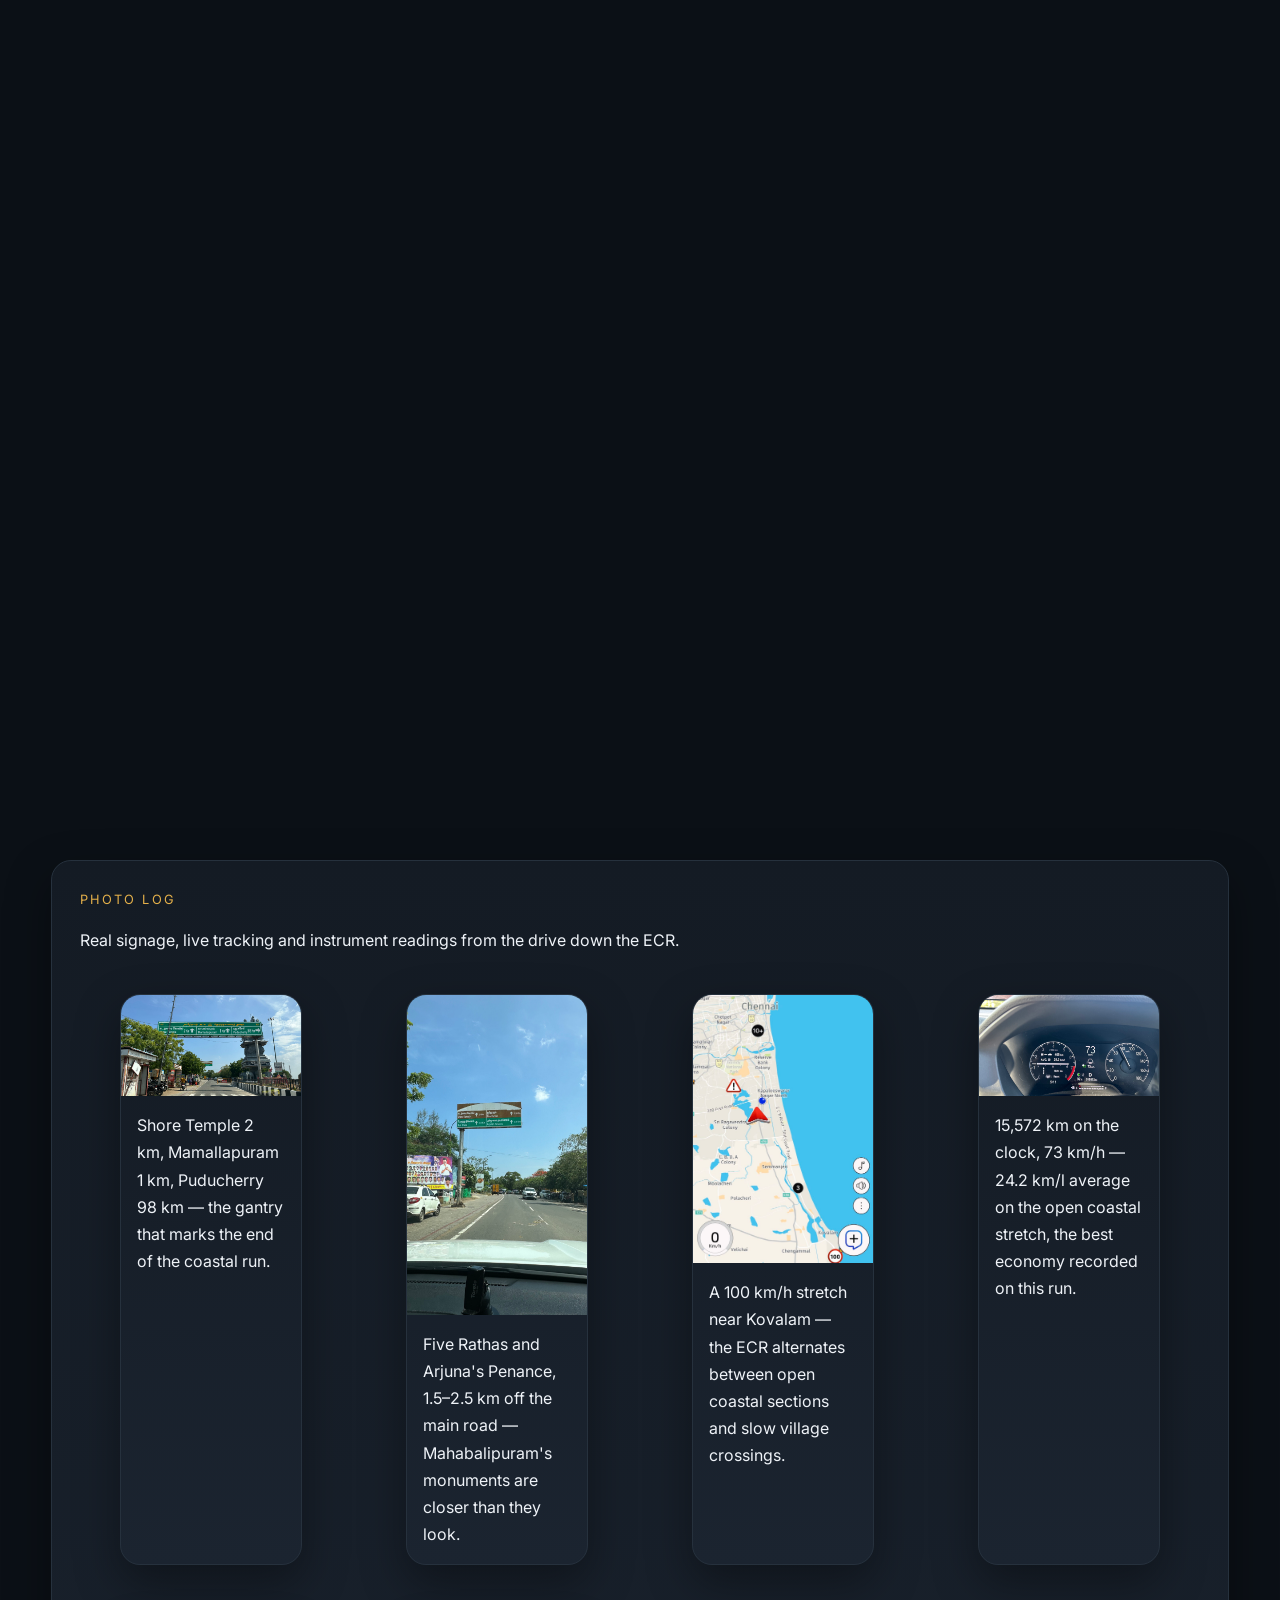
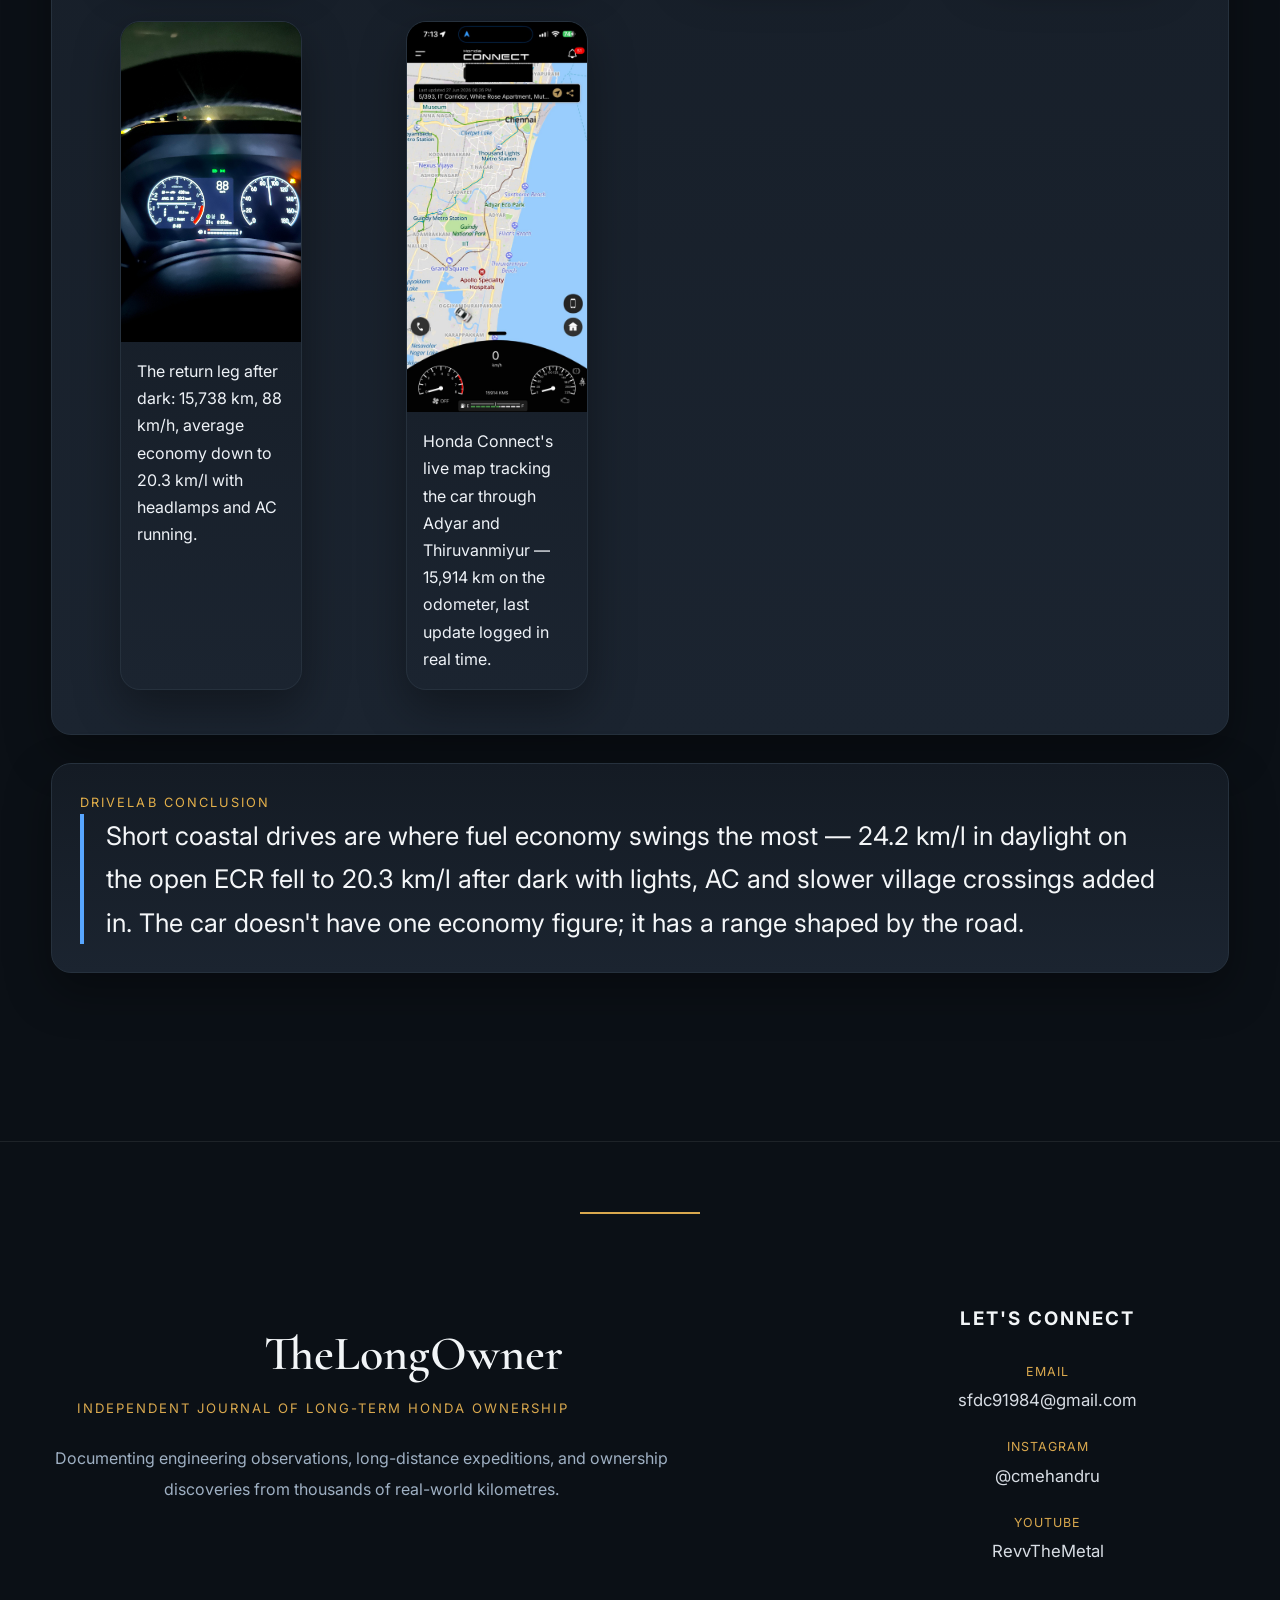
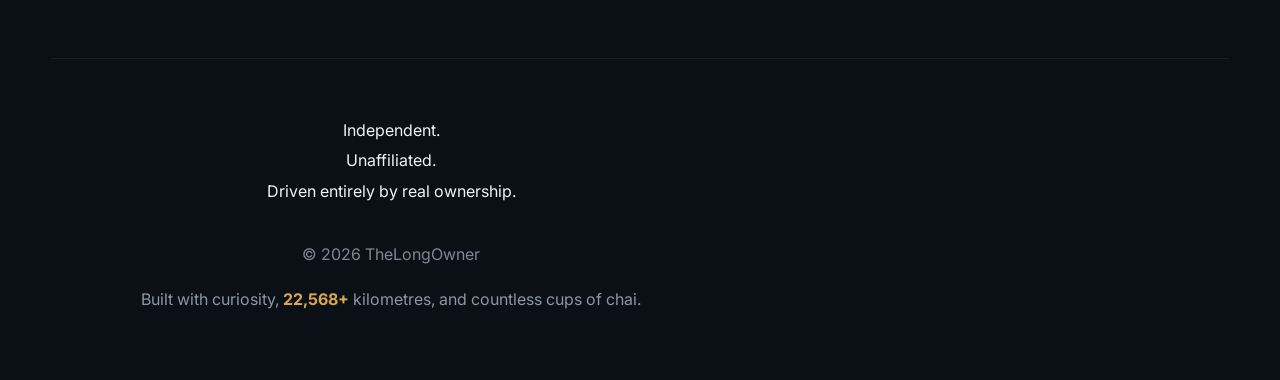
<file: long-haul.html>
<!DOCTYPE html>
<html lang="en">
<head>
<meta charset="utf-8">
<meta name="viewport" content="width=device-width,initial-scale=1">
<title>Jalandhar → Bengaluru Expedition | TheLongOwner</title>
<meta name="description" content="A 2,430 km evidence-based ownership journal documenting the Honda Elevate's fuel economy, driver fatigue, Honda Sensing behaviour and road quality from Jalandhar to Bengaluru.">
<meta property="og:title" content="Jalandhar → Bengaluru Expedition | TheLongOwner">
<meta property="og:description" content="Via Delhi • Jaipur • Kota • Ujjain • Indore • Chhatrapati Sambhajinagar • Beed • Tumakuru">
<meta property="og:type" content="article">
<meta property="og:image" content="assets/images/expedition/sunset-highway.jpg">
<meta name="twitter:card" content="summary_large_image">
<link rel="icon" href="data:,">
<link rel="preconnect" href="https://fonts.googleapis.com">
<link href="https://fonts.googleapis.com/css2?family=Inter:wght@300;400;600;700;800&family=Cormorant+Garamond:wght@600&display=swap" rel="stylesheet">
<link rel="stylesheet" href="style.css">

  <!-- Google tag (gtag.js) -->
<script async src="https://www.googletagmanager.com/gtag/js?id=G-5CTWPSYTD6"></script>
<script>
  window.dataLayer = window.dataLayer || [];
  function gtag(){dataLayer.push(arguments);}
  gtag('js', new Date());

  gtag('config', 'G-5CTWPSYTD6');
</script>
  
</head>
<body>

<a class="skip-link" href="#main">Skip to content</a>

<div id="site-header"></div>

<header class="hero hero--short" style="min-height:74vh;background:
linear-gradient(rgba(11,16,22,.42),rgba(11,16,22,.94)),
url('assets/images/expedition/sunset-highway.jpg') center/cover;">
<div class="container">
<div class="eyebrow">Long Haul Expedition</div>
<h1>Jalandhar → Bengaluru Expedition</h1>
<p><strong>Via Delhi • Jaipur • Kota • Ujjain • Indore • Chhatrapati Sambhajinagar • Beed • Tumakuru</strong></p>
<p>An evidence-based ownership journal documenting one of the most important journeys with the Honda Elevate—covering fuel economy, driver fatigue, Honda Sensing behaviour, road quality, photography and practical ownership lessons.</p>
</div>
</header>

<main id="main">
<section class="section">
<div class="container">

<div class="card">
<div class="eyebrow">Route</div>
<h2>Journey at a Glance</h2>
<p style="font-size:1.1rem;line-height:2">
Jalandhar → Delhi → Jaipur → Kota → Ujjain → Indore → Chhatrapati Sambhajinagar → Beed → Tumakuru → Bengaluru
</p>
</div>

<div class="grid-3" style="margin-top:24px;">
<div class="card">
<div class="eyebrow">Distance</div>
<h2>2,430 km</h2>
<p>Total expedition distance.</p>
</div>

<div class="card">
<div class="eyebrow">Vehicle</div>
<h2>Honda Elevate ZX CVT</h2>
<p>Real-world touring configuration.</p>
</div>

<div class="card">
<div class="eyebrow">Focus</div>
<h2>DriveLab Expedition</h2>
<p>Engineering observations backed by ownership.</p>
</div>
</div>

<div class="card" style="margin-top:28px;">
<div class="eyebrow">What This Journey Explores</div>
<ul style="line-height:2">
<li>Highway comfort over multiple consecutive days.</li>
<li>Fuel economy across varied terrain and traffic.</li>
<li>Driver fatigue and H-Point seating observations.</li>
<li>Honda Sensing / ADAS behaviour on Indian highways.</li>
<li>Photography, route planning and ownership lessons.</li>
</ul>
</div>

<div class="card" style="margin-top:28px;">
<div class="eyebrow">Photo Log</div>
<h2>From the road: Jaipur–Kota, live.</h2>
<p>Unedited frames from the highway — signage, instrumentation and Honda Sensing in use, exactly as they appeared through the windscreen.</p>
<div class="grid-3" style="margin-top:24px;">
<figure class="card" style="padding:0;overflow:hidden;">
<img src="assets/images/expedition/rajasthan-highway-sign.jpg" alt="Highway exit sign near Kapren and Barod on the Jaipur–Kota stretch, with Mumbai signposted straight ahead" style="width:100%;display:block;">
<figcaption style="padding:16px;">Exit RJ-06 — Kapren / Barod, with Mumbai signposted ahead. The Jaipur–Kota stretch of the route.</figcaption>
</figure>
<figure class="card" style="padding:0;overflow:hidden;">
<img src="assets/images/expedition/dashboard-cluster.jpg" alt="Instrument cluster showing 16,001 km odometer, 14.1 km per litre average and 80 km/h cruising speed" style="width:100%;display:block;">
<figcaption style="padding:16px;">16,001 km on the clock, cruising at 80 km/h — averaging 14.1 km/l on this leg with 452 km of range left.</figcaption>
</figure>
<figure class="card" style="padding:0;overflow:hidden;">
<img src="assets/images/expedition/adas-camera.jpg" alt="Honda Sensing surround camera display reading Check Your Surroundings while changing lanes on the highway" style="width:100%;display:block;">
<figcaption style="padding:16px;">Honda Sensing's surround camera flags a lane change on the move — "Check Your Surroundings," exactly when it matters.</figcaption>
</figure>
<figure class="card" style="padding:0;overflow:hidden;">
<img src="assets/images/expedition/sunset-highway.jpg" alt="Empty highway stretching toward the horizon at sunset with guard rails on both sides" style="width:100%;display:block;">
<figcaption style="padding:16px;">Golden hour on an empty stretch — the kind of light that makes a long day behind the wheel worth it.</figcaption>
</figure>
<figure class="card" style="padding:0;overflow:hidden;">
<img src="assets/images/expedition/sunset-nav.jpg" alt="Navigation running on the infotainment screen with a phone mounted on the dashboard recording the sunset" style="width:100%;display:block;">
<figcaption style="padding:16px;">Navigation locked in, phone mounted, last light fading — the rhythm of a multi-day expedition.</figcaption>
</figure>
<figure class="card" style="padding:0;overflow:hidden;">
<img src="assets/images/expedition/highway-exit-sign.jpg" alt="Overhead highway signage with a car ahead on a wide multi-lane expressway" style="width:100%;display:block;">
<figcaption style="padding:16px;">Wide, well-marked expressway sections made the middle stretch of the journey the easiest to cover.</figcaption>
</figure>
</div>
</div>

<div class="card" style="margin-top:28px;">
<div class="eyebrow">DriveLab Conclusion</div>
<blockquote style="font-size:1.9rem;border-left:4px solid #58a6ff;padding-left:22px;margin:0;">
The real character of a car isn't revealed during a dealership test drive. It emerges over thousands of kilometres, changing landscapes and long days behind the wheel.
</blockquote>
</div>

</div>
</section>

<section class="section container section--tight">
<div class="card">
<div class="eyebrow">Coastal Run</div>
<h2>Chennai → Mahabalipuram, along the ECR.</h2>
<p style="font-size:1.1rem;line-height:2">
Chennai → Adyar → Thiruvanmiyur → East Coast Road → Mahabalipuram (Shore Temple)
</p>
</div>

<div class="grid-3" style="margin-top:24px;">
<div class="card"><div class="eyebrow">Distance</div><h2 style="font-size:1.8rem">~60 km</h2><p>One-way, Chennai to Mahabalipuram.</p></div>
<div class="card"><div class="eyebrow">Road</div><h2 style="font-size:1.8rem">East Coast Road</h2><p>Coastal two-lane highway, speed-limited stretches.</p></div>
<div class="card"><div class="eyebrow">Focus</div><h2 style="font-size:1.8rem">City-to-highway transition</h2><p>Traffic, signage and fuel economy on a short coastal drive.</p></div>
</div>

<div class="card" style="margin-top:28px;">
<div class="eyebrow">Photo Log</div>
<p>Real signage, live tracking and instrument readings from the drive down the ECR.</p>
<div class="grid-3" style="margin-top:24px;">
<figure class="card" style="padding:0;overflow:hidden;">
<img src="assets/images/expedition-ecr/shore-temple-signage.jpg" alt="Overhead road sign pointing to Shore Temple, Mamallapuram and Puducherry near Mahabalipuram" style="width:100%;display:block;">
<figcaption style="padding:16px;">Shore Temple 2 km, Mamallapuram 1 km, Puducherry 98 km — the gantry that marks the end of the coastal run.</figcaption>
</figure>
<figure class="card" style="padding:0;overflow:hidden;">
<img src="assets/images/expedition-ecr/mamallapuram-signage.jpg" alt="Roadside sign pointing to Shore Temple, Five Rathas and Arjuna's Penance in Mamallapuram" style="width:100%;display:block;">
<figcaption style="padding:16px;">Five Rathas and Arjuna's Penance, 1.5–2.5 km off the main road — Mahabalipuram's monuments are closer than they look.</figcaption>
</figure>
<figure class="card" style="padding:0;overflow:hidden;">
<img src="assets/images/expedition-ecr/ecr-navigation.jpg" alt="Turn-by-turn navigation on the East Coast Road approaching Kovalam, with a 100 km/h speed limit sign ahead" style="width:100%;display:block;">
<figcaption style="padding:16px;">A 100 km/h stretch near Kovalam — the ECR alternates between open coastal sections and slow village crossings.</figcaption>
</figure>
<figure class="card" style="padding:0;overflow:hidden;">
<img src="assets/images/expedition-ecr/dashboard-day.jpg" alt="Instrument cluster showing 15,572 km odometer, 24.2 km per litre average and 73 km/h cruising speed" style="width:100%;display:block;">
<figcaption style="padding:16px;">15,572 km on the clock, 73 km/h — 24.2 km/l average on the open coastal stretch, the best economy recorded on this run.</figcaption>
</figure>
<figure class="card" style="padding:0;overflow:hidden;">
<img src="assets/images/expedition-ecr/dashboard-night.jpg" alt="Instrument cluster at night showing 15,738 km odometer, 20.3 km per litre average and 88 km/h cruising speed" style="width:100%;display:block;">
<figcaption style="padding:16px;">The return leg after dark: 15,738 km, 88 km/h, average economy down to 20.3 km/l with headlamps and AC running.</figcaption>
</figure>
<figure class="card" style="padding:0;overflow:hidden;">
<img src="assets/images/expedition-ecr/honda-connect-live-map.jpg" alt="Honda Connect app showing a live map of the car's position near Chennai with odometer reading 15,914 kilometres" style="width:100%;display:block;">
<figcaption style="padding:16px;">Honda Connect's live map tracking the car through Adyar and Thiruvanmiyur — 15,914 km on the odometer, last update logged in real time.</figcaption>
</figure>
</div>
</div>

<div class="card" style="margin-top:28px;">
<div class="eyebrow">DriveLab Conclusion</div>
<blockquote style="font-size:1.6rem;border-left:4px solid #58a6ff;padding-left:22px;margin:0;">
Short coastal drives are where fuel economy swings the most — 24.2 km/l in daylight on the open ECR fell to 20.3 km/l after dark with lights, AC and slower village crossings added in. The car doesn't have one economy figure; it has a range shaped by the road.
</blockquote>
</div>

</div>
</section>
</main>

<div id="site-footer"></div>

<script src="app.js"></script>
  <script src="includes.js"></script>
  
</body>
</html>
</content>
</file>
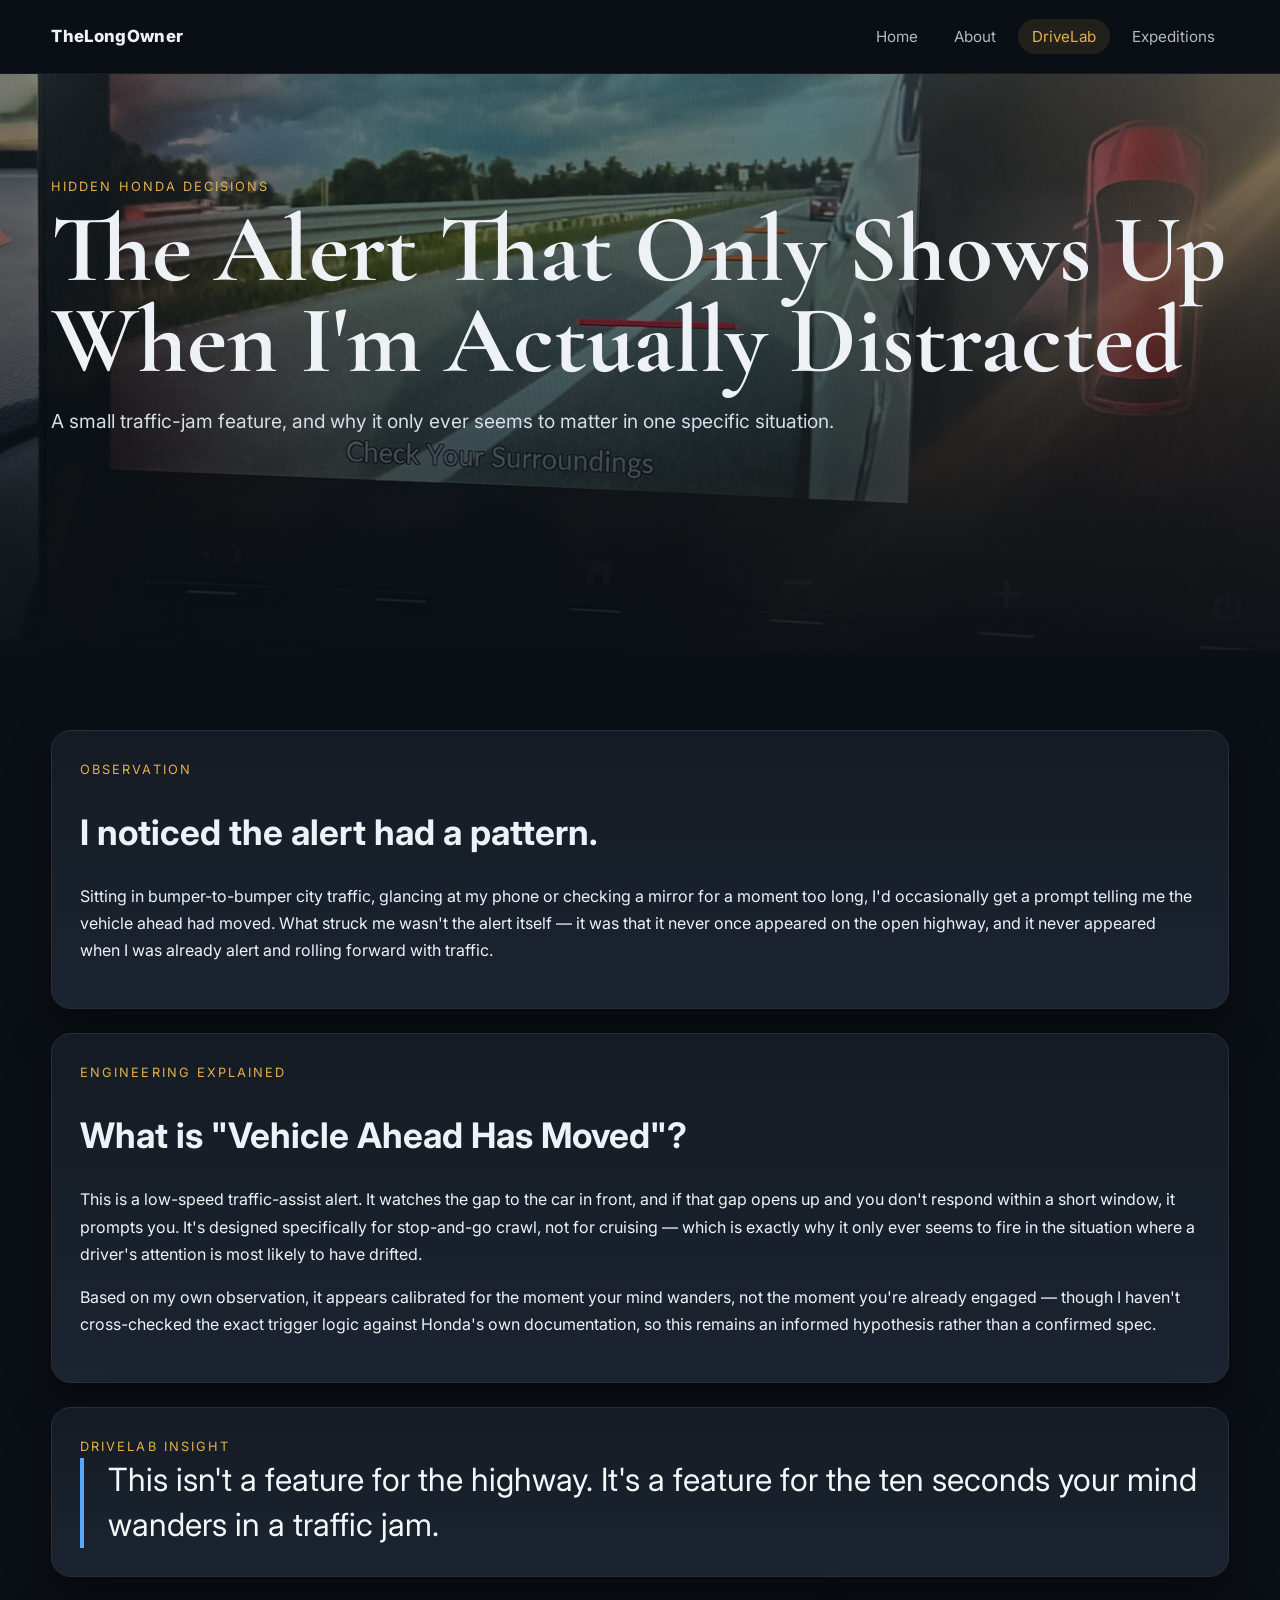
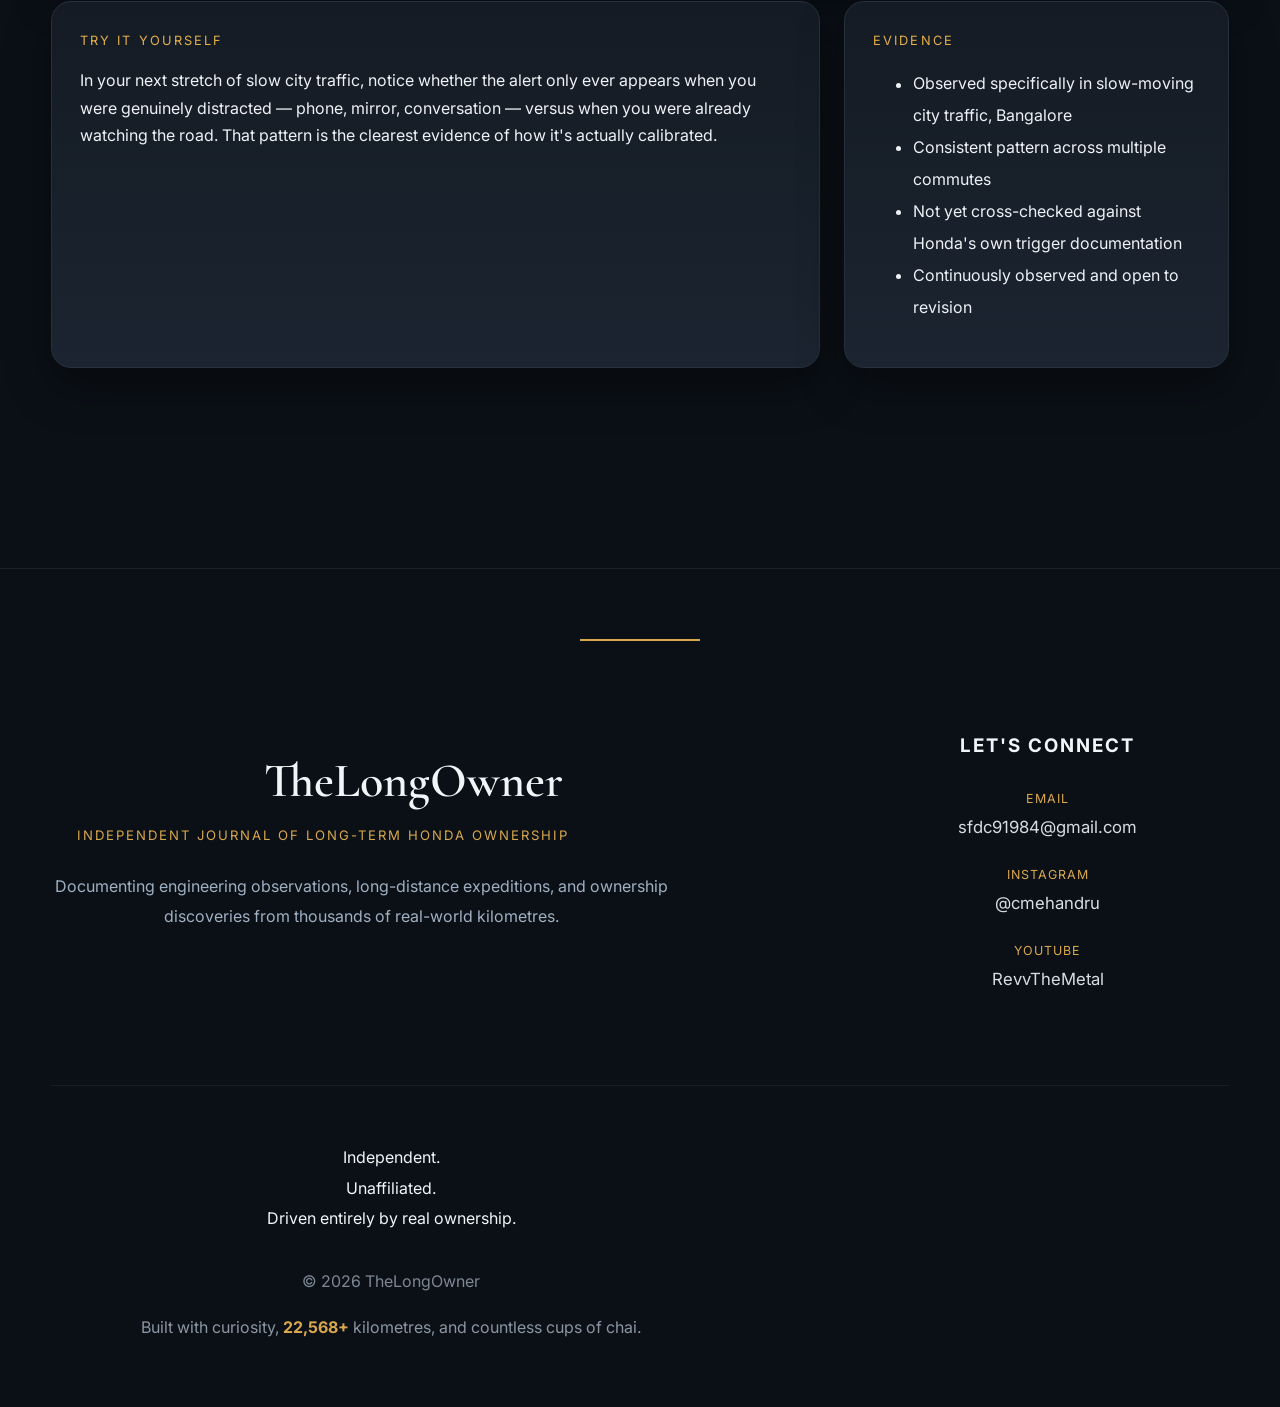
<file: vehicle-ahead-has-moved.html>
<!DOCTYPE html>
<html lang="en">
<head>
<meta charset="utf-8">
<meta name="viewport" content="width=device-width,initial-scale=1">
<title>Vehicle Ahead Has Moved | TheLongOwner</title>
<meta name="description" content="Why the Honda Elevate's low-speed traffic alert is built for the ten seconds your mind wanders in a jam, not for the open highway.">
<meta property="og:title" content="Vehicle Ahead Has Moved | TheLongOwner">
<meta property="og:description" content="A small traffic feature that only earns its keep in bumper-to-bumper crawl.">
<meta property="og:type" content="article">
<meta property="og:image" content="assets/images/expedition/adas-camera.jpg">
<meta name="twitter:card" content="summary_large_image">
<link rel="icon" href="data:,">
<link rel="preconnect" href="https://fonts.googleapis.com">
<link href="https://fonts.googleapis.com/css2?family=Inter:wght@300;400;600;700;800&family=Cormorant+Garamond:wght@600&display=swap" rel="stylesheet">
<link rel="stylesheet" href="style.css">

  <!-- Google tag (gtag.js) -->
<script async src="https://www.googletagmanager.com/gtag/js?id=G-5CTWPSYTD6"></script>
<script>
  window.dataLayer = window.dataLayer || [];
  function gtag(){dataLayer.push(arguments);}
  gtag('js', new Date());

  gtag('config', 'G-5CTWPSYTD6');
</script>
  
</head>
<body>

<a class="skip-link" href="#main">Skip to content</a>

<div id="site-header"></div>

<header class="hero hero--short" style="background:
linear-gradient(rgba(11,16,22,.42),rgba(11,16,22,.90)),
url('assets/images/expedition/adas-camera.jpg') center/cover;">
<div class="container">
<div class="eyebrow">Hidden Honda Decisions</div>
<h1>The Alert That Only Shows Up When I'm Actually Distracted</h1>
<p>A small traffic-jam feature, and why it only ever seems to matter in one specific situation.</p>
</div>
</header>

<main id="main">
<section class="section">
<div class="container">

<div class="card">
<div class="eyebrow">Observation</div>
<h2>I noticed the alert had a pattern.</h2>
<p>
Sitting in bumper-to-bumper city traffic, glancing at my phone or checking a mirror for a
moment too long, I'd occasionally get a prompt telling me the vehicle ahead had moved. What
struck me wasn't the alert itself — it was that it never once appeared on the open highway,
and it never appeared when I was already alert and rolling forward with traffic.
</p>
</div>

<div class="card" style="margin-top:24px;">
<div class="eyebrow">Engineering Explained</div>
<h2>What is "Vehicle Ahead Has Moved"?</h2>
<p>
This is a low-speed traffic-assist alert. It watches the gap to the car in front, and if that
gap opens up and you don't respond within a short window, it prompts you. It's designed
specifically for stop-and-go crawl, not for cruising — which is exactly why it only ever
seems to fire in the situation where a driver's attention is most likely to have drifted.
</p>
<p>
Based on my own observation, it appears calibrated for the moment your mind wanders, not the
moment you're already engaged — though I haven't cross-checked the exact trigger logic
against Honda's own documentation, so this remains an informed hypothesis rather than a
confirmed spec.
</p>
</div>

<div class="card" style="margin-top:24px;">
<div class="eyebrow">DriveLab Insight</div>
<blockquote style="font-size:2rem;line-height:1.4;border-left:4px solid #58a6ff;padding-left:24px;margin:0;">
This isn't a feature for the highway.
It's a feature for the ten seconds your mind wanders in a traffic jam.
</blockquote>
</div>

<div class="grid-2" style="margin-top:24px;">

<div class="card">
<div class="eyebrow">Try It Yourself</div>
<p>
In your next stretch of slow city traffic, notice whether the alert only ever appears when
you were genuinely distracted — phone, mirror, conversation — versus when you were already
watching the road. That pattern is the clearest evidence of how it's actually calibrated.
</p>
</div>

<div class="card">
<div class="eyebrow">Evidence</div>
<ul style="line-height:2;">
<li>Observed specifically in slow-moving city traffic, Bangalore</li>
<li>Consistent pattern across multiple commutes</li>
<li>Not yet cross-checked against Honda's own trigger documentation</li>
<li>Continuously observed and open to revision</li>
</ul>
</div>

</div>

</div>
</section>
</main>

<div id="site-footer"></div>

<script src="app.js"></script>
<script src="includes.js"></script>
  
</body>
</html>
</file>
<file: style.css>
:root{
 --bg:#0b1016;
 --panel:#141b24;
 --panel2:#1b2430;
 --text:#eef2f7;
 --muted:#9eaab6;
 --border:#26313d;
 --accent:#58a6ff;
 --gold:#e4b04a;
 --radius:20px;
 --shadow:0 18px 45px rgba(0,0,0,.35);
 --measure:68ch;
}

*{box-sizing:border-box}
html{scroll-behavior:smooth}
body{
 margin:0;
 font-family:Inter,sans-serif;
 background:var(--bg);
 color:var(--text);
 line-height:1.7;
 -webkit-font-smoothing:antialiased;
}

.container{width:min(1380px,92%);margin:auto}

/* Skip link for accessibility */
.skip-link{
 position:absolute;
 left:-999px;
 top:auto;
 background:white;
 color:#111;
 padding:12px 20px;
 border-radius:0 0 10px 0;
 z-index:1100;
 font-weight:700;
 text-decoration:none;
}
.skip-link:focus{
 left:0;
 top:0;
}

a{color:inherit}
a:focus-visible,
button:focus-visible,
.button:focus-visible{
 outline:2px solid var(--accent);
 outline-offset:3px;
 border-radius:6px;
}

/* ---------- Navigation ---------- */
.site-nav{
 position:sticky;
 top:0;
 z-index:999;
 backdrop-filter:blur(16px);
 background:rgba(11,16,22,.65);
 border-bottom:1px solid rgba(255,255,255,.05);
}

.nav-inner{
 padding:22px 0;
 display:flex;
 justify-content:space-between;
 align-items:center;
}

.nav-logo{
 text-decoration:none;
 color:var(--text);
 font-weight:800;
 letter-spacing:.02em;
 font-size:1.05rem;
}

.nav-links{
 display:flex;
 align-items:center;
 gap:8px;
 list-style:none;
 margin:0;
 padding:0;
}

.nav-links a{
 color:var(--text);
 text-decoration:none;
 opacity:.75;
 transition:.25s;
 padding:8px 14px;
 border-radius:999px;
 font-size:.95rem;
}
.nav-links a:hover{opacity:1;background:rgba(255,255,255,.06)}
.nav-links a[aria-current="page"]{
 opacity:1;
 color:var(--gold);
 background:rgba(228,176,74,.1);
}

.nav-toggle{
 display:none;
 background:none;
 border:1px solid var(--border);
 color:var(--text);
 border-radius:10px;
 padding:8px 12px;
 font-size:1rem;
 cursor:pointer;
}

@media(max-width:820px){
 .nav-toggle{display:inline-flex;align-items:center;gap:8px}
 .nav-links{
  position:fixed;
  inset:70px 16px auto 16px;
  flex-direction:column;
  align-items:stretch;
  background:var(--panel);
  border:1px solid var(--border);
  border-radius:16px;
  padding:12px;
  box-shadow:var(--shadow);
  display:none;
  gap:4px;
 }
 .nav-links.open{display:flex}
 .nav-links a{padding:14px 16px}
}

/* ---------- Hero ---------- */
.hero{
 display:flex;
 align-items:flex-end;
 min-height:100vh;
 background-size:cover!important;
 background-position:center!important;
}

.hero.hero--tall{min-height:100vh}
.hero.hero--short{min-height:64vh}

.hero .container{padding:0 0 90px}

.hero h1{
 font-family:"Cormorant Garamond",serif;
 font-size:clamp(3.8rem,8vw,6rem);
 line-height:.95;
 margin:.4rem 0;
}

.hero p{
 max-width:var(--measure);
 color:#d6dee7;
 font-size:1.2rem;
}

.eyebrow{
 color:var(--gold);
 text-transform:uppercase;
 letter-spacing:.16em;
 font-size:.8rem;
}

.button{
 display:inline-block;
 margin-top:24px;
 padding:15px 28px;
 border-radius:999px;
 background:white;
 color:#111;
 font-weight:700;
 text-decoration:none;
 transition:.25s;
 border:none;
 cursor:pointer;
 font-size:1rem;
}
.button:hover{
 transform:translateY(-3px);
 box-shadow:var(--shadow);
}

/* ---------- Layout ---------- */
.section{padding:80px 0}
.section--tight{padding:48px 0}

h2{font-size:clamp(1.6rem,3vw,2.2rem);line-height:1.25}

p{max-width:var(--measure)}

.metrics,
.grid-2,
.grid-3{
 display:grid;
 gap:24px;
}

.metrics{grid-template-columns:repeat(auto-fit,minmax(220px,1fr))}
.grid-2{grid-template-columns:2fr 1fr}
.grid-3{grid-template-columns:repeat(auto-fit,minmax(260px,1fr))}

.card{
 background:linear-gradient(180deg,var(--panel),var(--panel2));
 border:1px solid var(--border);
 border-radius:var(--radius);
 padding:28px;
 box-shadow:var(--shadow);
 transition:.3s ease;
}

.card:hover{
 transform:translateY(-6px);
 border-color:rgba(88,166,255,.4);
}

.card p{max-width:none}

.value{
 font-size:2.4rem;
 font-weight:800;
}

.label{
 color:var(--muted);
}

blockquote{
 color:#f4f6f8;
 max-width:var(--measure);
}

/* ---------- Editorial (non-card) sections ---------- */
.editorial{
 display:grid;
 grid-template-columns:1fr 1fr;
 gap:56px;
 align-items:center;
}

.editorial img{
 width:100%;
 height:100%;
 object-fit:cover;
 border-radius:var(--radius);
 box-shadow:var(--shadow);
}

.editorial .eyebrow{margin-bottom:14px}

.divider{
 border:none;
 border-top:1px solid var(--border);
 margin:0;
}

/* ---------- Links inside prose ---------- */
.text-link{
 color:var(--accent);
 text-decoration:none;
 background-image:linear-gradient(var(--accent),var(--accent));
 background-repeat:no-repeat;
 background-position:0 100%;
 background-size:0% 1px;
 transition:background-size .25s ease;
 padding-bottom:2px;
}
.text-link:hover{background-size:100% 1px}

/* ---------- Search ---------- */
.search-form{
 display:flex;
 gap:12px;
 max-width:560px;
 flex-wrap:wrap;
}
.search-form input[type="search"]{
 flex:1;
 min-width:220px;
 padding:15px 20px;
 border-radius:999px;
 border:1px solid var(--border);
 background:var(--panel);
 color:var(--text);
 font-size:1rem;
}
.search-form input[type="search"]:focus-visible{
 outline:2px solid var(--accent);
 outline-offset:2px;
}
.search-hidden{display:none!important}

/* ---------- Footer ---------- */
footer{
 padding:60px 20px;
 text-align:center;
 color:var(--muted);
 border-top:1px solid rgba(255,255,255,.05);
}

footer a{color:var(--muted)}
footer a:hover{color:var(--text)}

@media(max-width:900px){
 .grid-2,.grid-3{grid-template-columns:1fr}
 .editorial{grid-template-columns:1fr;gap:28px}
 .hero.hero--tall{min-height:75vh}
 .hero.hero--short{min-height:56vh}
 .hero .container{padding-bottom:50px}
}


/* ===========================
   Ownership Passport
   =========================== */

.ownership-passport{
    padding:40px;
}

.passport-header{
    margin-bottom:30px;
}

.passport-grid{
    display:grid;
    grid-template-columns:repeat(4,1fr);
    gap:20px;
}

.passport-item{
    border-left:6px solid;
    padding-left:18px;
}

.passport-label{
    display:block;
    color:var(--muted);
    font-size:.82rem;
    margin-bottom:8px;
    text-transform:uppercase;
    letter-spacing:.08em;
}

.passport-item strong{
    font-size:1.35rem;
}

.passport-green{border-color:#34A853;}
.passport-blue{border-color:#4285F4;}
.passport-yellow{border-color:#FBBC05;}
.passport-red{border-color:#EA4335;}

@media(max-width:900px){
    .passport-grid{
        grid-template-columns:1fr;
    }
}


/* ===========================
   Instagram-style Carousel
   =========================== */

.ig-carousel{
    position:relative;
    max-width:420px;
    margin:0 auto;
}

.ig-track{
    display:flex;
    overflow-x:auto;
    scroll-snap-type:x mandatory;
    border-radius:16px;
    scrollbar-width:none;
    -webkit-overflow-scrolling:touch;
}
.ig-track::-webkit-scrollbar{display:none;}

.ig-slide{
    flex:0 0 100%;
    scroll-snap-align:center;
    aspect-ratio:1/1;
}
.ig-slide img{
    width:100%;
    height:100%;
    object-fit:cover;
    display:block;
}

.ig-dots{
    display:flex;
    justify-content:center;
    gap:8px;
    margin-top:14px;
}
.ig-dot{
    width:7px;
    height:7px;
    border-radius:50%;
    background:var(--border);
    cursor:pointer;
    border:none;
    padding:0;
    transition:.2s;
}
.ig-dot.active{
    background:var(--gold);
    width:9px;
    height:9px;
}

.ig-arrow{
    position:absolute;
    top:50%;
    transform:translateY(-50%);
    background:rgba(11,16,22,.55);
    border:none;
    color:#fff;
    width:34px;
    height:34px;
    border-radius:50%;
    cursor:pointer;
    font-size:1.1rem;
    display:flex;
    align-items:center;
    justify-content:center;
    opacity:.85;
    transition:.2s;
}
.ig-arrow:hover{opacity:1;}
.ig-prev{left:10px;}
.ig-next{right:10px;}

.ig-caption{
    text-align:center;
    color:var(--muted);
    margin:14px auto 0;
    font-size:.95rem;
    max-width:420px;
}

@media(max-width:480px){
    .ig-arrow{display:none;}
}


/* ===========================================
   Editorial Article Template (bonnet-flanks.html)
   Distinct from the card-based template used
   elsewhere on the site — a flagship treatment.
   =========================================== */

.ed-body{ overflow-x:hidden; }

.ed-progress{
    position:fixed;
    top:0; left:0;
    height:3px;
    width:0%;
    background:var(--gold);
    z-index:1200;
    transition:width .1s linear;
}

.ed-main{ width:100%; }

/* ---- Hero ---- */
.ed-hero{
    position:relative;
    min-height:86vh;
    display:flex;
    align-items:flex-end;
    padding:0 0 80px;
}
.ed-hero-media{
    position:absolute;
    inset:0;
    background-size:cover;
    background-position:center;
    filter:brightness(.55);
}
.ed-hero-media-note{
    position:absolute;
    top:16px;
    right:16px;
    background:rgba(9,13,19,.75);
    color:var(--muted);
    font-size:.72rem;
    padding:6px 12px;
    border-radius:999px;
    z-index:2;
    letter-spacing:.02em;
}
.ed-hero-text{
    position:relative;
    z-index:2;
    width:min(760px,88%);
    margin:0 auto;
    text-align:center;
}
.ed-eyebrow{
    color:var(--gold);
    text-transform:uppercase;
    letter-spacing:.18em;
    font-size:.78rem;
    margin-bottom:18px;
}
.ed-title{
    font-family:"Cormorant Garamond",serif;
    font-weight:600;
    font-size:clamp(3rem,7vw,5.2rem);
    line-height:1.04;
    margin-bottom:26px;
}
.ed-subtitle{
    font-size:1.2rem;
    color:#d7e0ea;
    max-width:52ch;
    margin:0 auto 30px;
}
.ed-meta{
    font-size:.85rem;
    color:var(--muted);
    letter-spacing:.03em;
}
.ed-meta-dot{ margin:0 10px; }

/* ---- Generic section rhythm ---- */
.ed-section{
    width:min(720px,88%);
    margin:120px auto;
}
.ed-h2{
    font-family:"Cormorant Garamond",serif;
    font-weight:600;
    font-size:clamp(1.8rem,3.4vw,2.6rem);
    line-height:1.25;
    margin-bottom:24px;
}

/* ---- Opening story / conclusion ---- */
.ed-story p{
    font-size:1.15rem;
    color:#dbe3ec;
    max-width:68ch;
    margin-bottom:28px;
}
.ed-drop{
    font-family:"Cormorant Garamond",serif;
    font-size:1.6rem;
    font-weight:500;
    color:var(--text);
    line-height:1.5;
}

/* ---- Engineering explanation + diagram ---- */
.ed-explain{
    width:min(1080px,92%);
    display:grid;
    grid-template-columns:1.3fr 1fr;
    gap:60px;
    align-items:start;
}
.ed-explain-text p{
    font-size:1.08rem;
    color:#dbe3ec;
    margin-bottom:20px;
}
.ed-diagram-placeholder{
    border:1px dashed var(--line);
    border-radius:18px;
    padding:40px 24px;
    display:flex;
    flex-direction:column;
    align-items:center;
    gap:16px;
    text-align:center;
    color:var(--muted);
    font-size:.85rem;
}

/* ---- Full-bleed photograph ---- */
.ed-photo-full{
    width:100%;
    margin:0 0 120px;
}
.ed-photo-placeholder{
    width:100%;
    height:min(70vh,640px);
    background-size:cover;
    background-position:center;
    background-color:var(--surface);
}
.ed-photo-full figcaption{
    text-align:center;
    color:var(--muted);
    font-size:.85rem;
    margin-top:14px;
}

/* ---- Real-world validation grid ---- */
.ed-validation{ width:min(1080px,92%); }
.ed-validation-grid{
    display:grid;
    grid-template-columns:repeat(3,1fr);
    gap:40px;
    margin-top:36px;
}
.ed-val-num{
    display:block;
    font-family:"Cormorant Garamond",serif;
    font-size:1.6rem;
    color:var(--gold);
    margin-bottom:10px;
}
.ed-validation-grid h3{
    font-size:1.15rem;
    margin-bottom:8px;
}
.ed-validation-grid p{
    color:var(--muted);
    font-size:.95rem;
}

/* ---- Technical notes / try it / limitations panels ---- */
.ed-panel-wrap{ width:min(720px,88%); }
.ed-panel{
    background:var(--surface);
    border:1px solid var(--line);
    border-radius:18px;
    padding:36px;
}
.ed-panel-accent{
    border-color:rgba(216,170,73,.35);
    background:linear-gradient(180deg,rgba(216,170,73,.06),var(--surface));
}
.ed-panel-list{
    list-style:none;
    padding:0;
    margin:0;
}
.ed-panel-list li{
    position:relative;
    padding-left:22px;
    margin-bottom:16px;
    color:#dbe3ec;
    font-size:.98rem;
    line-height:1.6;
}
.ed-panel-list li::before{
    content:'';
    position:absolute;
    left:0;
    top:8px;
    width:7px;
    height:7px;
    border-radius:50%;
    background:var(--gold);
}
.ed-panel p{
    color:#dbe3ec;
    font-size:1.02rem;
}

/* ---- Large editorial quote ---- */
.ed-quote-section{
    width:min(880px,90%);
    margin:140px auto;
    text-align:center;
}
.ed-quote{
    font-family:"Cormorant Garamond",serif;
    font-weight:600;
    font-size:clamp(1.8rem,4vw,2.8rem);
    line-height:1.35;
    color:var(--text);
}

/* ---- Related articles ---- */
.ed-related{ width:min(1080px,92%); }
.ed-related-grid{
    display:grid;
    grid-template-columns:repeat(2,1fr);
    gap:24px;
    margin-top:28px;
}
.ed-related-link{
    display:block;
    background:var(--surface);
    border:1px solid var(--line);
    border-radius:16px;
    padding:28px;
    text-decoration:none;
    color:var(--text);
    transition:.25s;
}
.ed-related-link:hover{
    border-color:rgba(216,170,73,.4);
    transform:translateY(-3px);
}
.ed-related-tag{
    color:var(--gold);
    text-transform:uppercase;
    font-size:.72rem;
    letter-spacing:.12em;
}
.ed-related-link h3{
    font-family:"Cormorant Garamond",serif;
    font-size:1.25rem;
    margin-top:10px;
}

/* ---- Fade-in reveal state ---- */
.ed-reveal{
    opacity:0;
    transform:translateY(20px);
    transition:opacity .8s ease, transform .8s ease;
}
.ed-reveal.ed-visible{
    opacity:1;
    transform:translateY(0);
}

@media(max-width:860px){
    .ed-explain{ grid-template-columns:1fr; }
    .ed-validation-grid{ grid-template-columns:1fr; gap:28px; }
    .ed-related-grid{ grid-template-columns:1fr; }
    .ed-hero{ min-height:70vh; padding-bottom:56px; }
    .ed-section{ margin:80px auto; }
}

/* ===========================
   Premium Footer
=========================== */

.site-footer{

    margin-top:120px;
    padding:70px 0 50px;

    border-top:1px solid rgba(255,255,255,.08);

    background:#0b1016;

}

.footer-divider{

    width:120px;

    height:2px;

    background:#D9A84E;

    margin:0 auto 70px;

}

.footer-grid{

    display:grid;

    grid-template-columns:2fr 1fr;

    gap:90px;

    align-items:start;

}

.footer-brand h2{

    font-family:"Cormorant Garamond",serif;

    font-size:3rem;

    font-weight:600;

    margin-bottom:12px;

    color:#f2f5f7;

}

.footer-tagline{

    color:#D9A84E;

    text-transform:uppercase;

    letter-spacing:2px;

    font-size:.82rem;

    margin-bottom:24px;

}

.footer-description{

    max-width:620px;

    line-height:1.9;

    color:#9fb0c3;

}

.footer-connect h3{

    margin-bottom:26px;

    letter-spacing:2px;

    text-transform:uppercase;

    color:#f2f5f7;

}

.footer-connect a{

    display:block;

    text-decoration:none;

    margin-bottom:22px;

}

.footer-label{

    display:block;

    font-size:.78rem;

    letter-spacing:1px;

    text-transform:uppercase;

    color:#D9A84E;

}

.footer-value{

    display:block;

    margin-top:4px;

    color:#d8dde4;

    font-size:1.05rem;

    transition:.25s;

}

.footer-connect a:hover .footer-value{

    color:white;

}

.footer-bottom{

    margin-top:70px;

    padding-top:40px;

    border-top:1px solid rgba(255,255,255,.06);

    text-align:center;

}

.footer-statement{

    font-size:1rem;

    line-height:1.9;

    color:#f2f5f7;

    margin-bottom:35px;

}

.footer-copyright{

    color:#7d8794;

    margin-bottom:18px;

}

.footer-built{

    color:#8b96a4;

}

.footer-built strong{

    color:#D9A84E;

}

@media(max-width:900px){

.footer-grid{

grid-template-columns:1fr;

gap:60px;

}

.footer-bottom{

text-align:left;

}

}
</file>
